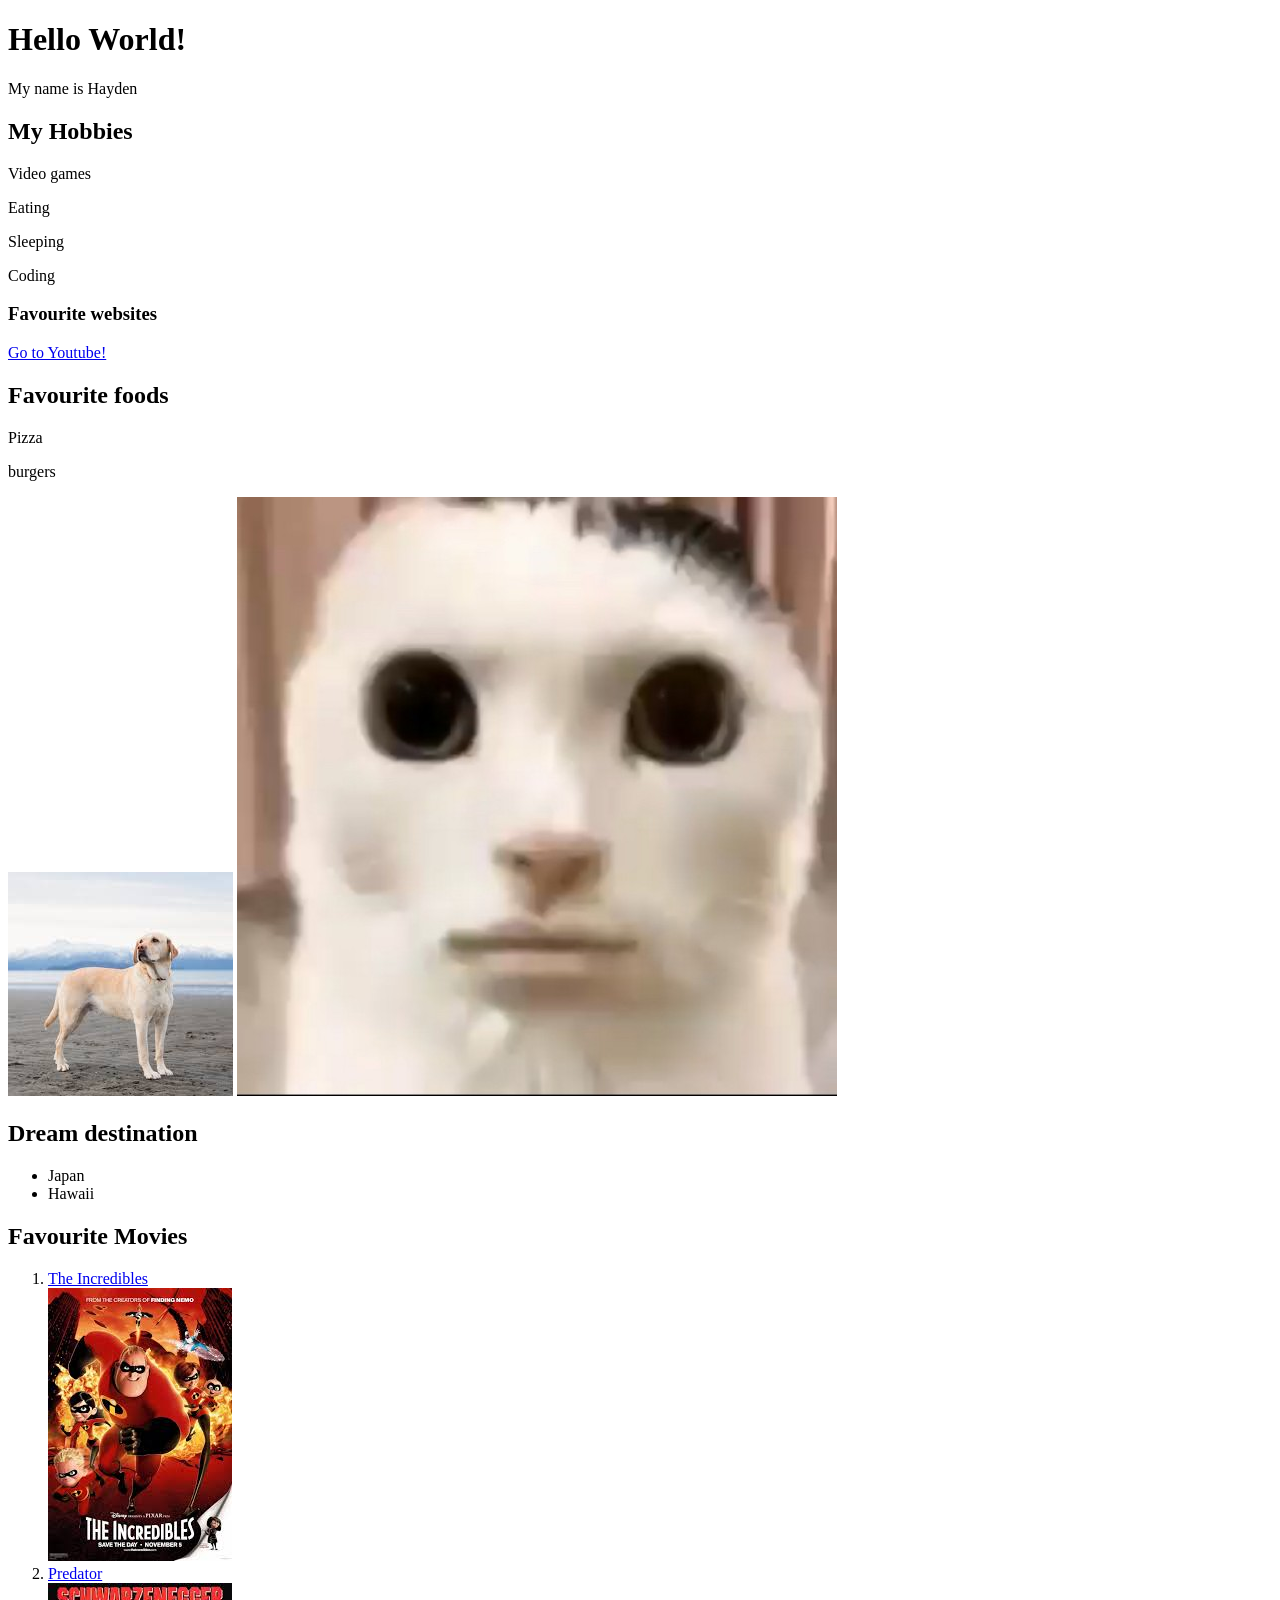
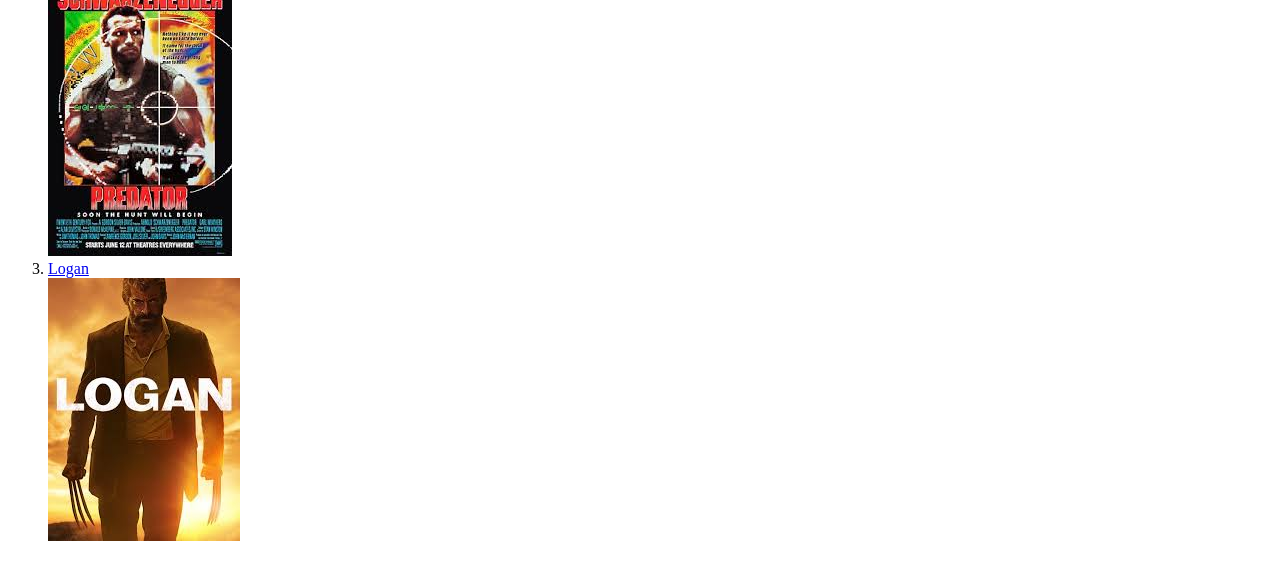
<file: Lesson1/index.html>
<!doctype html>
<html lang="en">
  <head>
    <meta charset="UTF-8" />
    <meta name="viewport" content="width=device-width, initial-scale=1.0" />
    <title>Document</title>
  </head>
  <body>
    <div>
      <h1>Hello World!</h1>
      <p>My name is Hayden</p>
    </div>

    <div>
      <h2>My Hobbies</h2>
      <p>Video games</p>
      <p>Eating</p>
      <p>Sleeping</p>
      <p>Coding</p>
    </div>
    <h3>Favourite websites</h3>
    <a href="https://www.youtube.com">Go to Youtube!</a>

    <div>
      <h2>Favourite foods</h2>
      <p>Pizza</p>
      <p>burgers</p>
    </div>

    <img
      src="[data-uri]"
      alt="Image of dog"
    />

    <img src="./images/Cat.jpg" alt="Image of a cat" />

    <h2>Dream destination</h2>
    <ul>
      <li>Japan</li>
      <li>Hawaii</li>
    </ul>

    <h2>Favourite Movies</h2>
    <ol>
      <li>
        <a href="https://en.wikipedia.org/wiki/The_Incredibles"
          >The Incredibles</a
        >
      </li>
      <img
        src="[data-uri]"
        alt=""
      />
      <li>
        <a href="https://en.wikipedia.org/wiki/Predator_(film)">Predator</a>
      </li>
      <img
        src="[data-uri]"
        alt=""
      />

      <li><a href="https://en.wikipedia.org/wiki/Logan_(film)">Logan</a></li>
      <img
        src="[data-uri]"
        alt=""
      />
    </ol>
  </body>
</html>
</file>
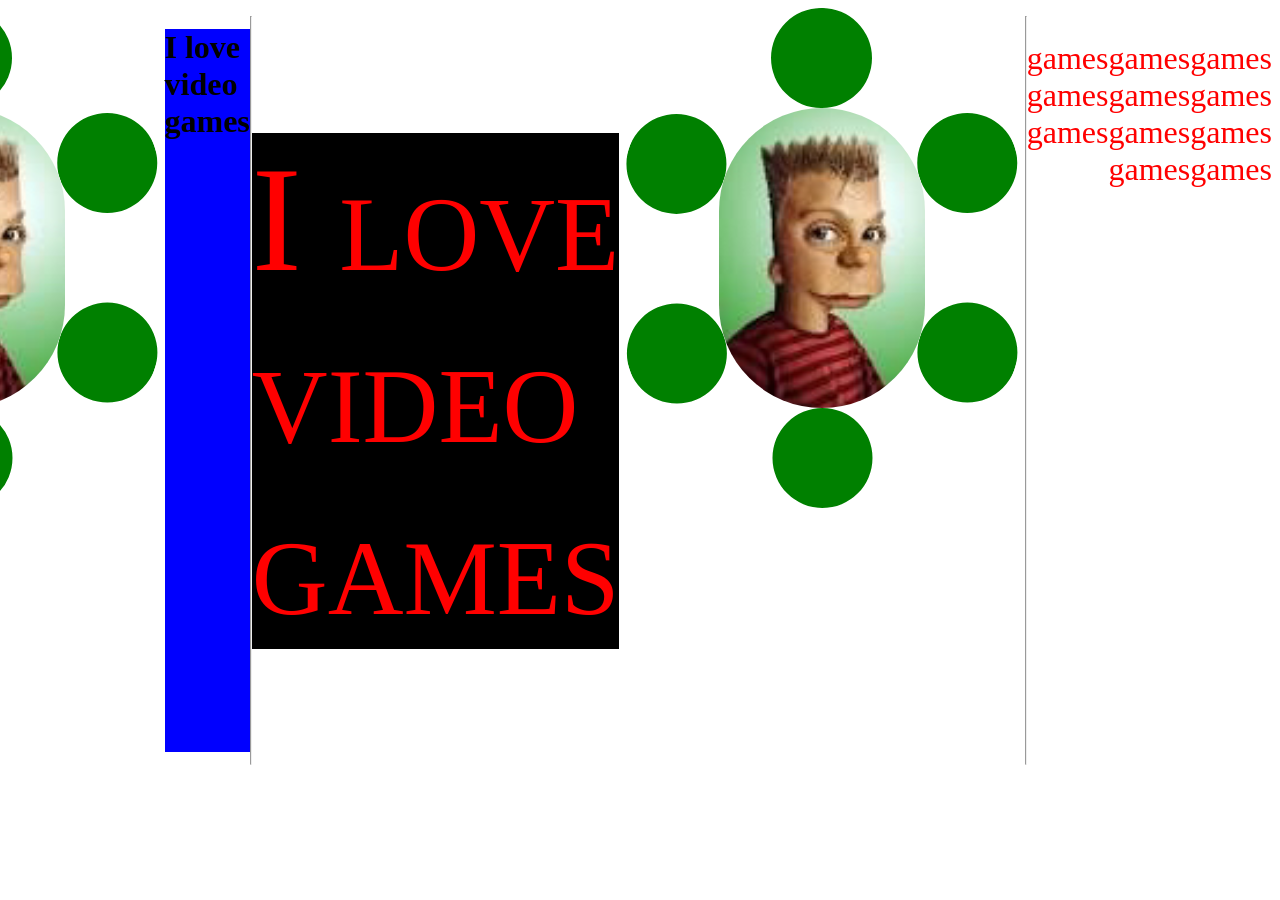
<file: Lesson4/index.html>
<!doctype html>
<html lang="en">
  <head>
    <meta charset="UTF-8" />
    <meta name="viewport" content="width=device-width, initial-scale=1.0" />
    <title>Document</title>
    <style></style>
    <link rel="stylesheet" href="styles.css" />
  </head>
  <body>
    <img src="./images/bart small.jpg" alt="" />
    <h1>I love video games</h1>
    <hr />
    <h2
      style="
        background-color: rgb(0, 0, 0);
        color: red;
        font-size: 30px;
        font-weight: 100;
        font-variant: small-caps;
        zoom: 500%;
      "
    >
      I love video games
    </h2>
    <img src="./images/bart small.jpg" alt="" />
    <hr />
    <p>games games games</p>
    <p>games games games games</p>
    <p>games games games games</p>
  </body>
</html>
</file>
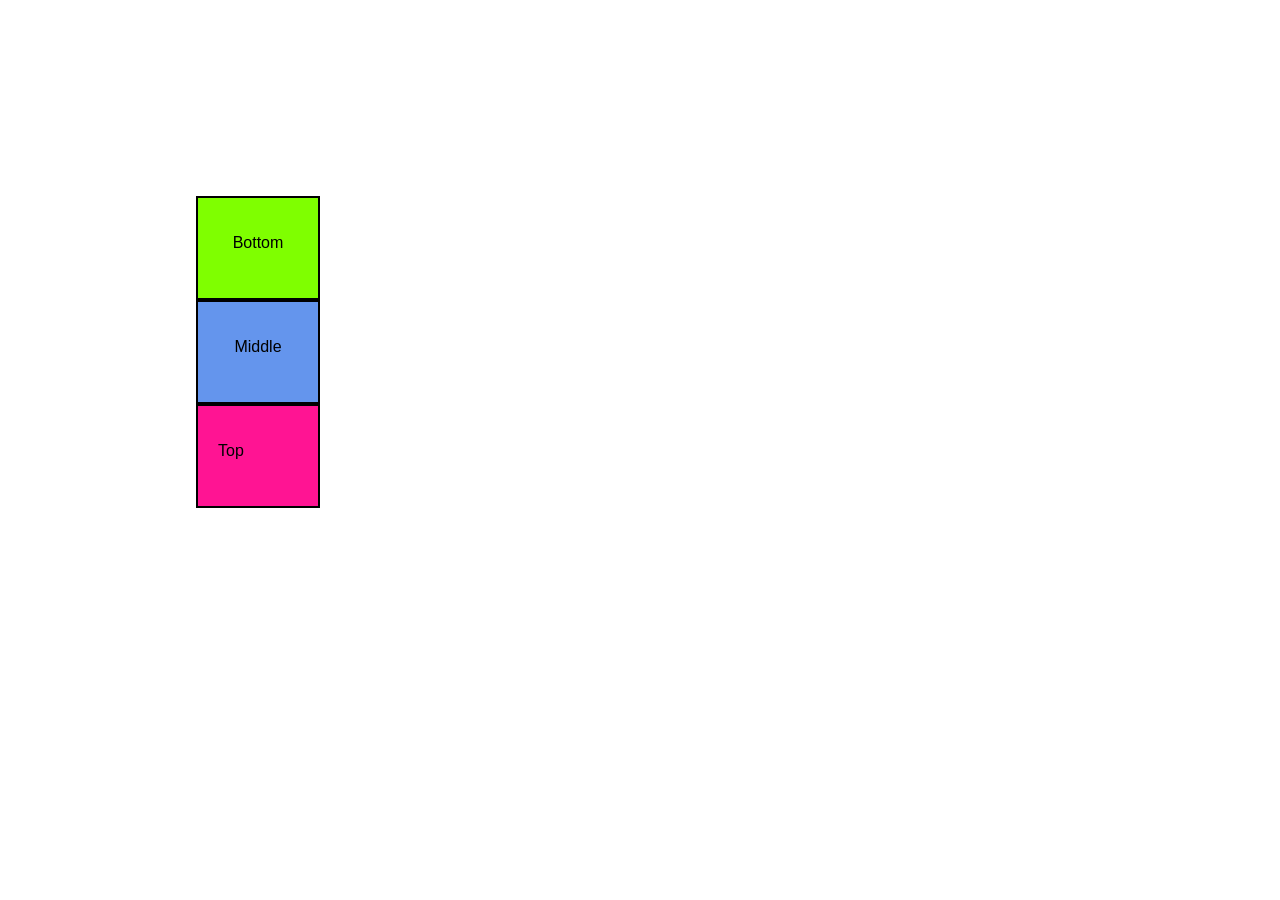
<file: Lesson5(CSS)/index.html>
<!doctype html>
<html lang="en">
  <head>
    <meta charset="UTF-8" />
    <meta name="viewport" content="width=device-width, initial-scale=1.0" />
    <title>Document</title>
    <link rel="stylesheet" href="styles.css" />
  </head>
  <body>
    <div class="top-container"><p>Top</p></div>
    <div class="middle-container"><p>Middle</p></div>
    <div class="bottom-container"><p>Bottom</p></div>
  </body>
</html>
</file>
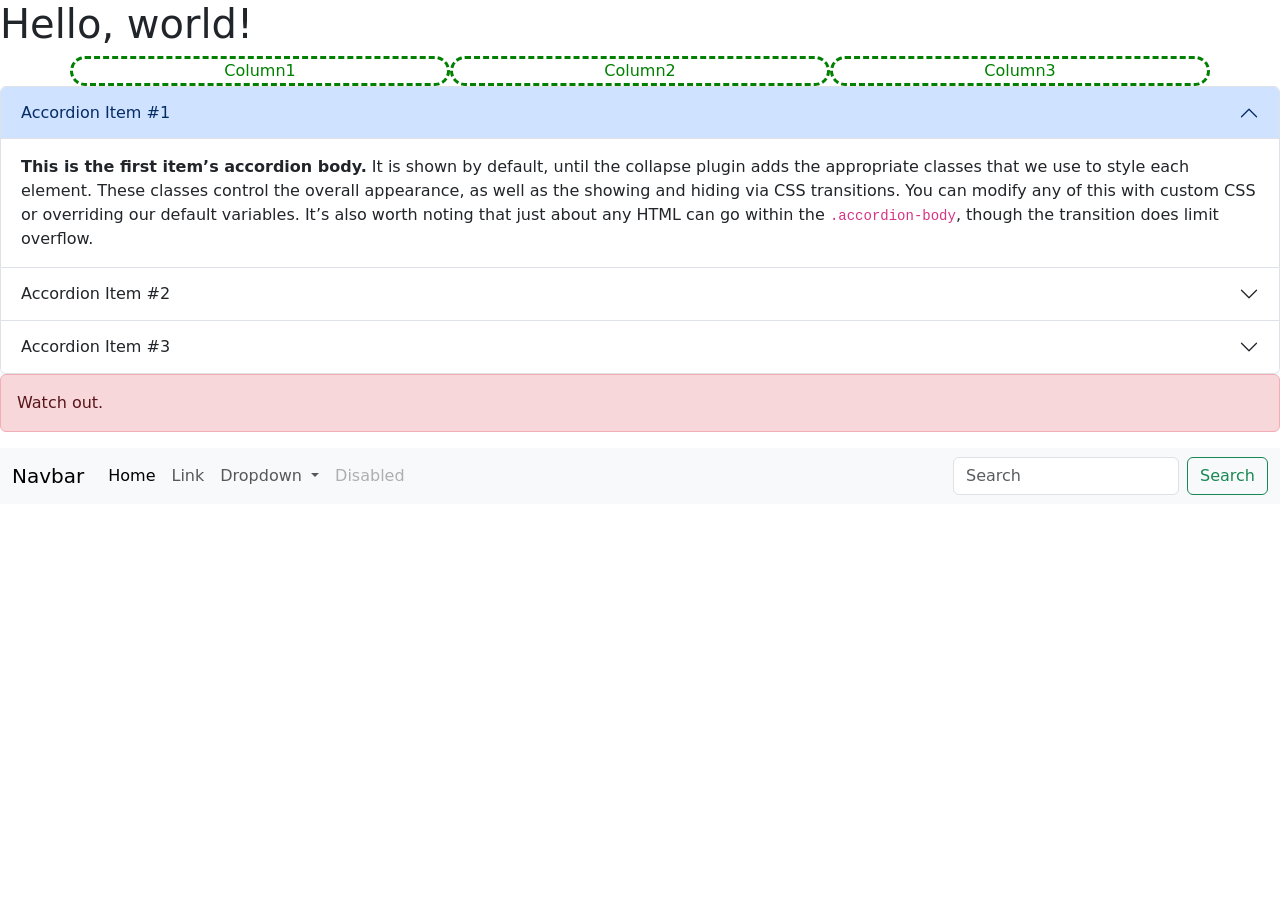
<file: Lesson7(Bootstrap)/index.html>
<!doctype html>
<html lang="en">
  <head>
    <meta charset="utf-8" />
    <meta name="viewport" content="width=device-width, initial-scale=1" />
    <title>Bootstrap demo</title>
    <link
      href="https://cdn.jsdelivr.net/npm/bootstrap@5.3.8/dist/css/bootstrap.min.css"
      rel="stylesheet"
      integrity="sha384-sRIl4kxILFvY47J16cr9ZwB07vP4J8+LH7qKQnuqkuIAvNWLzeN8tE5YBujZqJLB"
      crossorigin="anonymous"
    />
    <link rel="stylesheet" href="styles.css" />
  </head>
  <body>
    <h1>Hello, world!</h1>
    <div class="container text-center">
      <div class="row">
        <div class="col">Column1</div>
        <div class="col">Column2</div>
        <div class="col">Column3</div>
      </div>
    </div>
    <div class="accordion" id="accordionExample">
      <div class="accordion-item">
        <h2 class="accordion-header">
          <button
            class="accordion-button"
            type="button"
            data-bs-toggle="collapse"
            data-bs-target="#collapseOne"
            aria-expanded="true"
            aria-controls="collapseOne"
          >
            Accordion Item #1
          </button>
        </h2>
        <div
          id="collapseOne"
          class="accordion-collapse collapse show"
          data-bs-parent="#accordionExample"
        >
          <div class="accordion-body">
            <strong>This is the first item’s accordion body.</strong> It is
            shown by default, until the collapse plugin adds the appropriate
            classes that we use to style each element. These classes control the
            overall appearance, as well as the showing and hiding via CSS
            transitions. You can modify any of this with custom CSS or
            overriding our default variables. It’s also worth noting that just
            about any HTML can go within the <code>.accordion-body</code>,
            though the transition does limit overflow.
          </div>
        </div>
      </div>
      <div class="accordion-item">
        <h2 class="accordion-header">
          <button
            class="accordion-button collapsed"
            type="button"
            data-bs-toggle="collapse"
            data-bs-target="#collapseTwo"
            aria-expanded="false"
            aria-controls="collapseTwo"
          >
            Accordion Item #2
          </button>
        </h2>
        <div
          id="collapseTwo"
          class="accordion-collapse collapse"
          data-bs-parent="#accordionExample"
        >
          <div class="accordion-body">
            <strong>This is the second item’s accordion body.</strong> It is
            hidden by default, until the collapse plugin adds the appropriate
            classes that we use to style each element. These classes control the
            overall appearance, as well as the showing and hiding via CSS
            transitions. You can modify any of this with custom CSS or
            overriding our default variables. It’s also worth noting that just
            about any HTML can go within the <code>.accordion-body</code>,
            though the transition does limit overflow.
          </div>
        </div>
      </div>
      <div class="accordion-item">
        <h2 class="accordion-header">
          <button
            class="accordion-button collapsed"
            type="button"
            data-bs-toggle="collapse"
            data-bs-target="#collapseThree"
            aria-expanded="false"
            aria-controls="collapseThree"
          >
            Accordion Item #3
          </button>
        </h2>
        <div
          id="collapseThree"
          class="accordion-collapse collapse"
          data-bs-parent="#accordionExample"
        >
          <div class="accordion-body text-bg-danger">
            <strong>This is the third item’s accordion body.</strong> It is
            hidden by default, until the collapse plugin adds the appropriate
            classes that we use to style each element. These classes control the
            overall appearance, as well as the showing and hiding via CSS
            transitions. You can modify any of this with custom CSS or
            overriding our default variables. It’s also worth noting that just
            about any HTML can go within the <code>.accordion-body</code>,
            though the transition does limit overflow.
          </div>
        </div>
      </div>
    </div>
    <div class="alert alert-danger" role="alert">Watch out.</div>

    <script
      src="https://cdn.jsdelivr.net/npm/bootstrap@5.3.8/dist/js/bootstrap.bundle.min.js"
      integrity="sha384-FKyoEForCGlyvwx9Hj09JcYn3nv7wiPVlz7YYwJrWVcXK/BmnVDxM+D2scQbITxI"
      crossorigin="anonymous"
    ></script>
    <nav class="navbar navbar-expand-lg bg-body-tertiary">
      <div class="container-fluid">
        <a class="navbar-brand" href="#">Navbar</a>
        <button
          class="navbar-toggler"
          type="button"
          data-bs-toggle="collapse"
          data-bs-target="#navbarSupportedContent"
          aria-controls="navbarSupportedContent"
          aria-expanded="false"
          aria-label="Toggle navigation"
        >
          <span class="navbar-toggler-icon"></span>
        </button>
        <div class="collapse navbar-collapse" id="navbarSupportedContent">
          <ul class="navbar-nav me-auto mb-2 mb-lg-0">
            <li class="nav-item">
              <a class="nav-link active" aria-current="page" href="#">Home</a>
            </li>
            <li class="nav-item">
              <a class="nav-link" href="#">Link</a>
            </li>
            <li class="nav-item dropdown">
              <a
                class="nav-link dropdown-toggle"
                href="#"
                role="button"
                data-bs-toggle="dropdown"
                aria-expanded="false"
              >
                Dropdown
              </a>
              <ul class="dropdown-menu">
                <li><a class="dropdown-item" href="#">Action</a></li>
                <li><a class="dropdown-item" href="#">Another action</a></li>
                <li><hr class="dropdown-divider" /></li>
                <li>
                  <a class="dropdown-item" href="#">Something else here</a>
                </li>
              </ul>
            </li>
            <li class="nav-item">
              <a class="nav-link disabled" aria-disabled="true">Disabled</a>
            </li>
          </ul>
          <form class="d-flex" role="search">
            <input
              class="form-control me-2"
              type="search"
              placeholder="Search"
              aria-label="Search"
            />
            <button class="btn btn-outline-success" type="submit">
              Search
            </button>
          </form>
        </div>
      </div>
    </nav>
  </body>
</html>
</file>
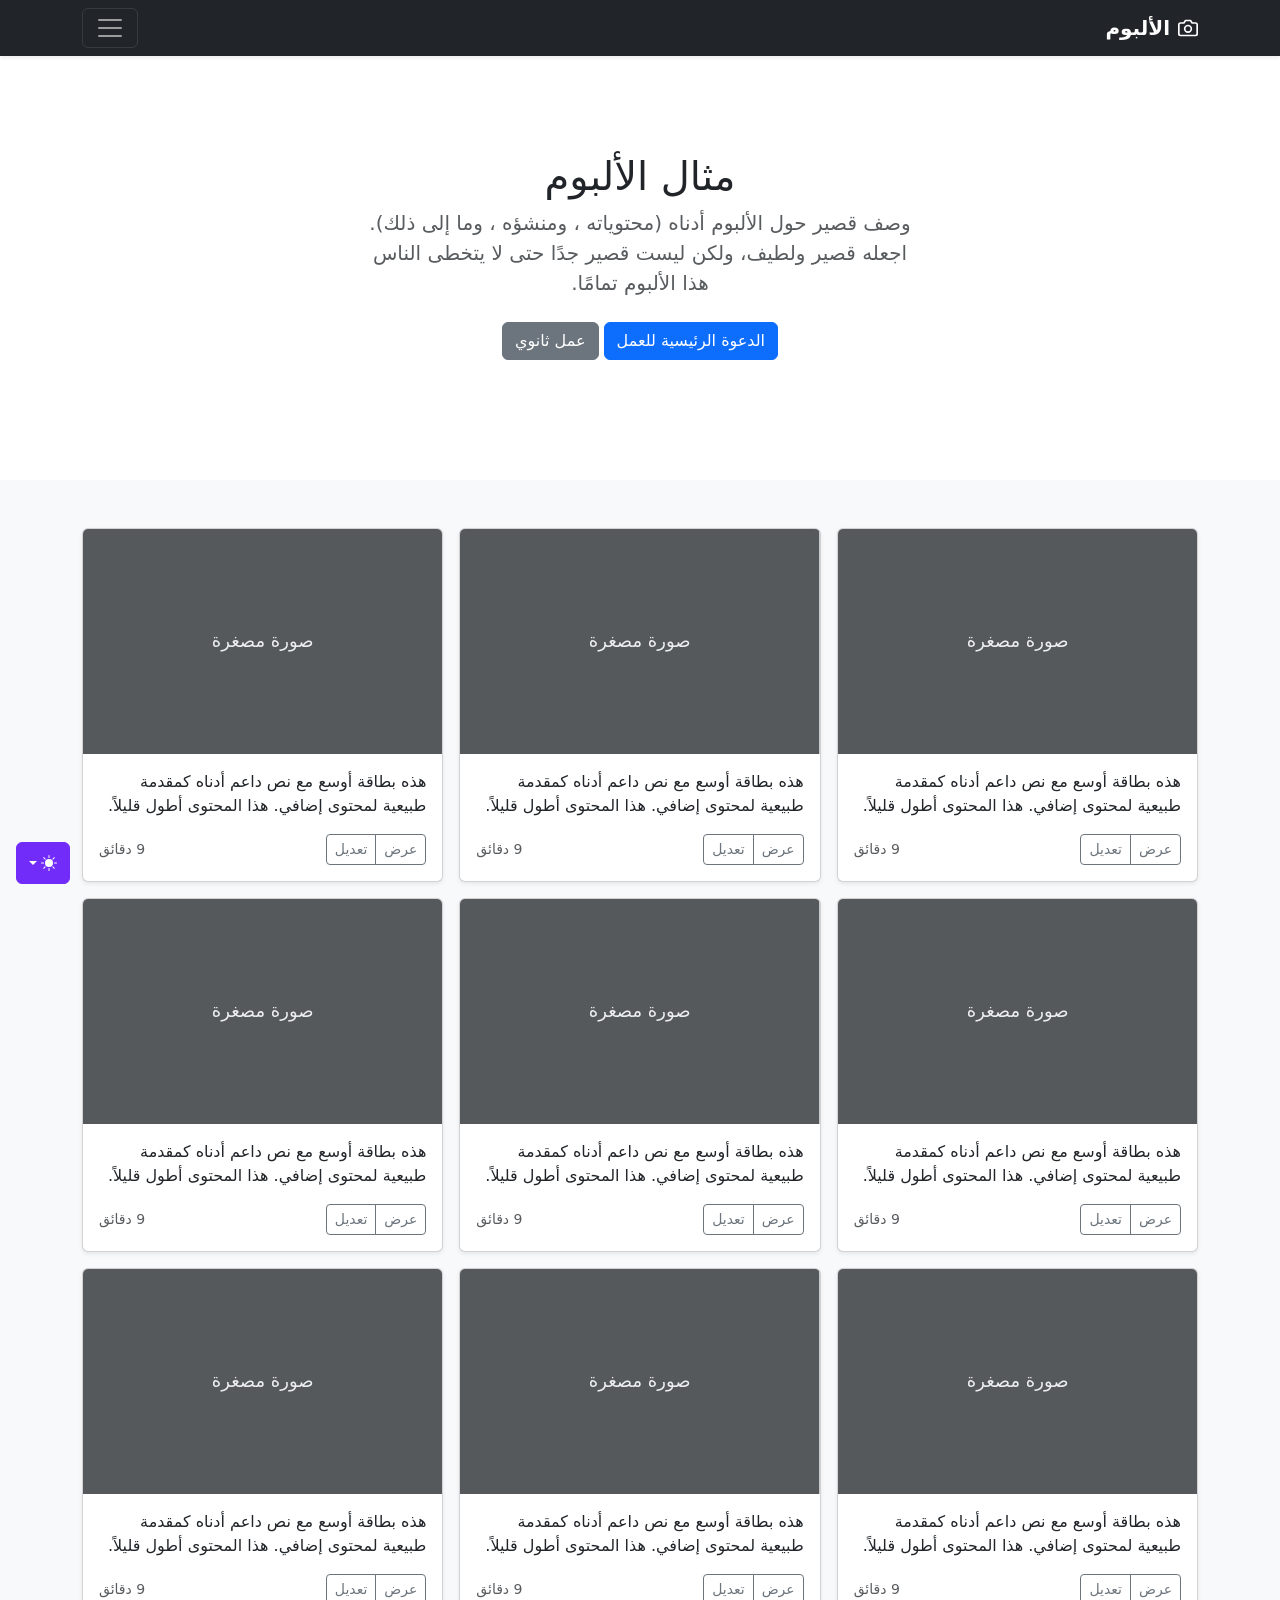
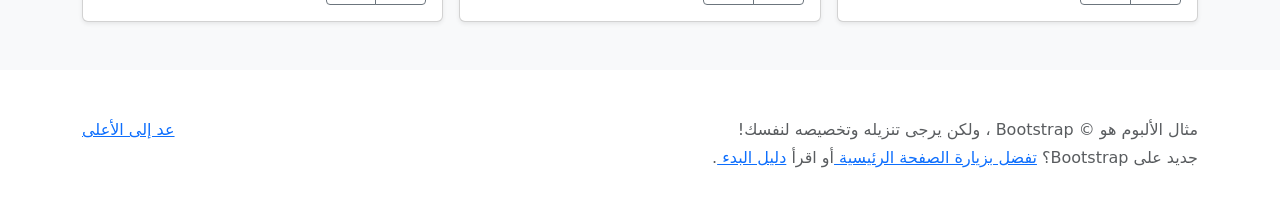
<file: Lesson8(Apple website)/ADMIN/album-rtl/index.html>
<!doctype html>
<html lang="ar" dir="rtl" data-bs-theme="auto">
  <head>
    <meta charset="utf-8" />
    <meta name="viewport" content="width=device-width, initial-scale=1" />
    <meta name="description" content="" />
    <meta
      name="author"
      content="Mark Otto, Jacob Thornton, and Bootstrap contributors"
    />
    <meta name="generator" content="Astro v5.13.2" />
    <title>مثال الألبوم · Bootstrap v5.3</title>
    <link
      rel="canonical"
      href="https://getbootstrap.com/docs/5.3/examples/album-rtl/"
    />
    <script src="../assets/js/color-modes.js"></script>
    <link href="../assets/dist/css/bootstrap.rtl.min.css" rel="stylesheet" />
    <meta name="theme-color" content="#712cf9" />
    <style>
      .bd-placeholder-img {
        font-size: 1.125rem;
        text-anchor: middle;
        -webkit-user-select: none;
        -moz-user-select: none;
        user-select: none;
      }
      @media (min-width: 768px) {
        .bd-placeholder-img-lg {
          font-size: 3.5rem;
        }
      }
      .b-example-divider {
        width: 100%;
        height: 3rem;
        background-color: #0000001a;
        border: solid rgba(0, 0, 0, 0.15);
        border-width: 1px 0;
        box-shadow:
          inset 0 0.5em 1.5em #0000001a,
          inset 0 0.125em 0.5em #00000026;
      }
      .b-example-vr {
        flex-shrink: 0;
        width: 1.5rem;
        height: 100vh;
      }
      .bi {
        vertical-align: -0.125em;
        fill: currentColor;
      }
      .nav-scroller {
        position: relative;
        z-index: 2;
        height: 2.75rem;
        overflow-y: hidden;
      }
      .nav-scroller .nav {
        display: flex;
        flex-wrap: nowrap;
        padding-bottom: 1rem;
        margin-top: -1px;
        overflow-x: auto;
        text-align: center;
        white-space: nowrap;
        -webkit-overflow-scrolling: touch;
      }
      .btn-bd-primary {
        --bd-violet-bg: #712cf9;
        --bd-violet-rgb: 112.520718, 44.062154, 249.437846;
        --bs-btn-font-weight: 600;
        --bs-btn-color: var(--bs-white);
        --bs-btn-bg: var(--bd-violet-bg);
        --bs-btn-border-color: var(--bd-violet-bg);
        --bs-btn-hover-color: var(--bs-white);
        --bs-btn-hover-bg: #6528e0;
        --bs-btn-hover-border-color: #6528e0;
        --bs-btn-focus-shadow-rgb: var(--bd-violet-rgb);
        --bs-btn-active-color: var(--bs-btn-hover-color);
        --bs-btn-active-bg: #5a23c8;
        --bs-btn-active-border-color: #5a23c8;
      }
      .bd-mode-toggle {
        z-index: 1500;
      }
      .bd-mode-toggle .bi {
        width: 1em;
        height: 1em;
      }
      .bd-mode-toggle .dropdown-menu .active .bi {
        display: block !important;
      }
    </style>
  </head>
  <body>
    <svg xmlns="http://www.w3.org/2000/svg" class="d-none">
      <symbol id="check2" viewBox="0 0 16 16">
        <path
          d="M13.854 3.646a.5.5 0 0 1 0 .708l-7 7a.5.5 0 0 1-.708 0l-3.5-3.5a.5.5 0 1 1 .708-.708L6.5 10.293l6.646-6.647a.5.5 0 0 1 .708 0z"
        ></path>
      </symbol>
      <symbol id="circle-half" viewBox="0 0 16 16">
        <path
          d="M8 15A7 7 0 1 0 8 1v14zm0 1A8 8 0 1 1 8 0a8 8 0 0 1 0 16z"
        ></path>
      </symbol>
      <symbol id="moon-stars-fill" viewBox="0 0 16 16">
        <path
          d="M6 .278a.768.768 0 0 1 .08.858 7.208 7.208 0 0 0-.878 3.46c0 4.021 3.278 7.277 7.318 7.277.527 0 1.04-.055 1.533-.16a.787.787 0 0 1 .81.316.733.733 0 0 1-.031.893A8.349 8.349 0 0 1 8.344 16C3.734 16 0 12.286 0 7.71 0 4.266 2.114 1.312 5.124.06A.752.752 0 0 1 6 .278z"
        ></path>
        <path
          d="M10.794 3.148a.217.217 0 0 1 .412 0l.387 1.162c.173.518.579.924 1.097 1.097l1.162.387a.217.217 0 0 1 0 .412l-1.162.387a1.734 1.734 0 0 0-1.097 1.097l-.387 1.162a.217.217 0 0 1-.412 0l-.387-1.162A1.734 1.734 0 0 0 9.31 6.593l-1.162-.387a.217.217 0 0 1 0-.412l1.162-.387a1.734 1.734 0 0 0 1.097-1.097l.387-1.162zM13.863.099a.145.145 0 0 1 .274 0l.258.774c.115.346.386.617.732.732l.774.258a.145.145 0 0 1 0 .274l-.774.258a1.156 1.156 0 0 0-.732.732l-.258.774a.145.145 0 0 1-.274 0l-.258-.774a1.156 1.156 0 0 0-.732-.732l-.774-.258a.145.145 0 0 1 0-.274l.774-.258c.346-.115.617-.386.732-.732L13.863.1z"
        ></path>
      </symbol>
      <symbol id="sun-fill" viewBox="0 0 16 16">
        <path
          d="M8 12a4 4 0 1 0 0-8 4 4 0 0 0 0 8zM8 0a.5.5 0 0 1 .5.5v2a.5.5 0 0 1-1 0v-2A.5.5 0 0 1 8 0zm0 13a.5.5 0 0 1 .5.5v2a.5.5 0 0 1-1 0v-2A.5.5 0 0 1 8 13zm8-5a.5.5 0 0 1-.5.5h-2a.5.5 0 0 1 0-1h2a.5.5 0 0 1 .5.5zM3 8a.5.5 0 0 1-.5.5h-2a.5.5 0 0 1 0-1h2A.5.5 0 0 1 3 8zm10.657-5.657a.5.5 0 0 1 0 .707l-1.414 1.415a.5.5 0 1 1-.707-.708l1.414-1.414a.5.5 0 0 1 .707 0zm-9.193 9.193a.5.5 0 0 1 0 .707L3.05 13.657a.5.5 0 0 1-.707-.707l1.414-1.414a.5.5 0 0 1 .707 0zm9.193 2.121a.5.5 0 0 1-.707 0l-1.414-1.414a.5.5 0 0 1 .707-.707l1.414 1.414a.5.5 0 0 1 0 .707zM4.464 4.465a.5.5 0 0 1-.707 0L2.343 3.05a.5.5 0 1 1 .707-.707l1.414 1.414a.5.5 0 0 1 0 .708z"
        ></path>
      </symbol>
    </svg>
    <div
      class="dropdown position-fixed bottom-0 end-0 mb-3 me-3 bd-mode-toggle"
    >
      <button
        class="btn btn-bd-primary py-2 dropdown-toggle d-flex align-items-center"
        id="bd-theme"
        type="button"
        aria-expanded="false"
        data-bs-toggle="dropdown"
        aria-label="Toggle theme (auto)"
      >
        <svg class="bi my-1 theme-icon-active" aria-hidden="true">
          <use href="#circle-half"></use>
        </svg>
        <span class="visually-hidden" id="bd-theme-text">Toggle theme</span>
      </button>
      <ul
        class="dropdown-menu dropdown-menu-end shadow"
        aria-labelledby="bd-theme-text"
      >
        <li>
          <button
            type="button"
            class="dropdown-item d-flex align-items-center"
            data-bs-theme-value="light"
            aria-pressed="false"
          >
            <svg class="bi me-2 opacity-50" aria-hidden="true">
              <use href="#sun-fill"></use>
            </svg>
            Light
            <svg class="bi ms-auto d-none" aria-hidden="true">
              <use href="#check2"></use>
            </svg>
          </button>
        </li>
        <li>
          <button
            type="button"
            class="dropdown-item d-flex align-items-center"
            data-bs-theme-value="dark"
            aria-pressed="false"
          >
            <svg class="bi me-2 opacity-50" aria-hidden="true">
              <use href="#moon-stars-fill"></use>
            </svg>
            Dark
            <svg class="bi ms-auto d-none" aria-hidden="true">
              <use href="#check2"></use>
            </svg>
          </button>
        </li>
        <li>
          <button
            type="button"
            class="dropdown-item d-flex align-items-center active"
            data-bs-theme-value="auto"
            aria-pressed="true"
          >
            <svg class="bi me-2 opacity-50" aria-hidden="true">
              <use href="#circle-half"></use>
            </svg>
            Auto
            <svg class="bi ms-auto d-none" aria-hidden="true">
              <use href="#check2"></use>
            </svg>
          </button>
        </li>
      </ul>
    </div>
    <header data-bs-theme="dark">
      <div class="collapse text-bg-dark" id="navbarHeader">
        <div class="container">
          <div class="row">
            <div class="col-sm-8 col-md-7 py-4">
              <h4>حول</h4>
              <p class="text-body-secondary">
                أضف بعض المعلومات حول الألبوم، المؤلف، أو أي سياق خلفية آخر.
                اجعلها بضع جمل حتى يتمكن الزوار من التقاط بعض التلميحات المفيدة.
                ثم اربطها ببعض مواقع التواصل الاجتماعي أو معلومات الاتصال.
              </p>
            </div>
            <div class="col-sm-4 offset-md-1 py-4">
              <h4>تواصل معي</h4>
              <ul class="list-unstyled">
                <li><a href="#" class="text-white">تابعني على تويتر</a></li>
                <li>
                  <a href="#" class="text-white">شاركني الإعجاب في فيسبوك</a>
                </li>
                <li>
                  <a href="#" class="text-white"
                    >راسلني على البريد الإلكتروني</a
                  >
                </li>
              </ul>
            </div>
          </div>
        </div>
      </div>
      <div class="navbar navbar-dark bg-dark shadow-sm">
        <div class="container">
          <a href="#" class="navbar-brand d-flex align-items-center">
            <svg
              xmlns="http://www.w3.org/2000/svg"
              width="20"
              height="20"
              fill="none"
              stroke="currentColor"
              stroke-linecap="round"
              stroke-linejoin="round"
              stroke-width="2"
              aria-hidden="true"
              class="me-2"
              viewBox="0 0 24 24"
            >
              <path
                d="M23 19a2 2 0 0 1-2 2H3a2 2 0 0 1-2-2V8a2 2 0 0 1 2-2h4l2-3h6l2 3h4a2 2 0 0 1 2 2z"
              ></path>
              <circle cx="12" cy="13" r="4"></circle>
            </svg>
            <strong>الألبوم</strong>
          </a>
          <button
            class="navbar-toggler"
            type="button"
            data-bs-toggle="collapse"
            data-bs-target="#navbarHeader"
            aria-controls="navbarHeader"
            aria-expanded="false"
            aria-label="تبديل التنقل"
          >
            <span class="navbar-toggler-icon"></span>
          </button>
        </div>
      </div>
    </header>
    <main>
      <section class="py-5 text-center container">
        <div class="row py-lg-5">
          <div class="col-lg-6 col-md-8 mx-auto">
            <h1 class="fw-light">مثال الألبوم</h1>
            <p class="lead text-body-secondary">
              وصف قصير حول الألبوم أدناه (محتوياته ، ومنشؤه ، وما إلى ذلك).
              اجعله قصير ولطيف، ولكن ليست قصير جدًا حتى لا يتخطى الناس هذا
              الألبوم تمامًا.
            </p>
            <p>
              <a href="#" class="btn btn-primary my-2">الدعوة الرئيسية للعمل</a>
              <a href="#" class="btn btn-secondary my-2">عمل ثانوي</a>
            </p>
          </div>
        </div>
      </section>
      <div class="album py-5 bg-body-tertiary">
        <div class="container">
          <div class="row row-cols-1 row-cols-sm-2 row-cols-md-3 g-3">
            <div class="col">
              <div class="card shadow-sm">
                <svg
                  aria-label="Placeholder: صورة مصغرة"
                  class="bd-placeholder-img card-img-top"
                  height="225"
                  preserveAspectRatio="xMidYMid slice"
                  role="img"
                  width="100%"
                  xmlns="http://www.w3.org/2000/svg"
                >
                  <title>Placeholder</title>
                  <rect width="100%" height="100%" fill="#55595c"></rect>
                  <text x="50%" y="50%" fill="#eceeef" dy=".3em">
                    صورة مصغرة
                  </text>
                </svg>
                <div class="card-body">
                  <p class="card-text">
                    هذه بطاقة أوسع مع نص داعم أدناه كمقدمة طبيعية لمحتوى إضافي.
                    هذا المحتوى أطول قليلاً.
                  </p>
                  <div
                    class="d-flex justify-content-between align-items-center"
                  >
                    <div class="btn-group">
                      <button
                        type="button"
                        class="btn btn-sm btn-outline-secondary"
                      >
                        عرض
                      </button>
                      <button
                        type="button"
                        class="btn btn-sm btn-outline-secondary"
                      >
                        تعديل
                      </button>
                    </div>
                    <small class="text-body-secondary">9 دقائق</small>
                  </div>
                </div>
              </div>
            </div>
            <div class="col">
              <div class="card shadow-sm">
                <svg
                  aria-label="Placeholder: صورة مصغرة"
                  class="bd-placeholder-img card-img-top"
                  height="225"
                  preserveAspectRatio="xMidYMid slice"
                  role="img"
                  width="100%"
                  xmlns="http://www.w3.org/2000/svg"
                >
                  <title>Placeholder</title>
                  <rect width="100%" height="100%" fill="#55595c"></rect>
                  <text x="50%" y="50%" fill="#eceeef" dy=".3em">
                    صورة مصغرة
                  </text>
                </svg>
                <div class="card-body">
                  <p class="card-text">
                    هذه بطاقة أوسع مع نص داعم أدناه كمقدمة طبيعية لمحتوى إضافي.
                    هذا المحتوى أطول قليلاً.
                  </p>
                  <div
                    class="d-flex justify-content-between align-items-center"
                  >
                    <div class="btn-group">
                      <button
                        type="button"
                        class="btn btn-sm btn-outline-secondary"
                      >
                        عرض
                      </button>
                      <button
                        type="button"
                        class="btn btn-sm btn-outline-secondary"
                      >
                        تعديل
                      </button>
                    </div>
                    <small class="text-body-secondary">9 دقائق</small>
                  </div>
                </div>
              </div>
            </div>
            <div class="col">
              <div class="card shadow-sm">
                <svg
                  aria-label="Placeholder: صورة مصغرة"
                  class="bd-placeholder-img card-img-top"
                  height="225"
                  preserveAspectRatio="xMidYMid slice"
                  role="img"
                  width="100%"
                  xmlns="http://www.w3.org/2000/svg"
                >
                  <title>Placeholder</title>
                  <rect width="100%" height="100%" fill="#55595c"></rect>
                  <text x="50%" y="50%" fill="#eceeef" dy=".3em">
                    صورة مصغرة
                  </text>
                </svg>
                <div class="card-body">
                  <p class="card-text">
                    هذه بطاقة أوسع مع نص داعم أدناه كمقدمة طبيعية لمحتوى إضافي.
                    هذا المحتوى أطول قليلاً.
                  </p>
                  <div
                    class="d-flex justify-content-between align-items-center"
                  >
                    <div class="btn-group">
                      <button
                        type="button"
                        class="btn btn-sm btn-outline-secondary"
                      >
                        عرض
                      </button>
                      <button
                        type="button"
                        class="btn btn-sm btn-outline-secondary"
                      >
                        تعديل
                      </button>
                    </div>
                    <small class="text-body-secondary">9 دقائق</small>
                  </div>
                </div>
              </div>
            </div>
            <div class="col">
              <div class="card shadow-sm">
                <svg
                  aria-label="Placeholder: صورة مصغرة"
                  class="bd-placeholder-img card-img-top"
                  height="225"
                  preserveAspectRatio="xMidYMid slice"
                  role="img"
                  width="100%"
                  xmlns="http://www.w3.org/2000/svg"
                >
                  <title>Placeholder</title>
                  <rect width="100%" height="100%" fill="#55595c"></rect>
                  <text x="50%" y="50%" fill="#eceeef" dy=".3em">
                    صورة مصغرة
                  </text>
                </svg>
                <div class="card-body">
                  <p class="card-text">
                    هذه بطاقة أوسع مع نص داعم أدناه كمقدمة طبيعية لمحتوى إضافي.
                    هذا المحتوى أطول قليلاً.
                  </p>
                  <div
                    class="d-flex justify-content-between align-items-center"
                  >
                    <div class="btn-group">
                      <button
                        type="button"
                        class="btn btn-sm btn-outline-secondary"
                      >
                        عرض
                      </button>
                      <button
                        type="button"
                        class="btn btn-sm btn-outline-secondary"
                      >
                        تعديل
                      </button>
                    </div>
                    <small class="text-body-secondary">9 دقائق</small>
                  </div>
                </div>
              </div>
            </div>
            <div class="col">
              <div class="card shadow-sm">
                <svg
                  aria-label="Placeholder: صورة مصغرة"
                  class="bd-placeholder-img card-img-top"
                  height="225"
                  preserveAspectRatio="xMidYMid slice"
                  role="img"
                  width="100%"
                  xmlns="http://www.w3.org/2000/svg"
                >
                  <title>Placeholder</title>
                  <rect width="100%" height="100%" fill="#55595c"></rect>
                  <text x="50%" y="50%" fill="#eceeef" dy=".3em">
                    صورة مصغرة
                  </text>
                </svg>
                <div class="card-body">
                  <p class="card-text">
                    هذه بطاقة أوسع مع نص داعم أدناه كمقدمة طبيعية لمحتوى إضافي.
                    هذا المحتوى أطول قليلاً.
                  </p>
                  <div
                    class="d-flex justify-content-between align-items-center"
                  >
                    <div class="btn-group">
                      <button
                        type="button"
                        class="btn btn-sm btn-outline-secondary"
                      >
                        عرض
                      </button>
                      <button
                        type="button"
                        class="btn btn-sm btn-outline-secondary"
                      >
                        تعديل
                      </button>
                    </div>
                    <small class="text-body-secondary">9 دقائق</small>
                  </div>
                </div>
              </div>
            </div>
            <div class="col">
              <div class="card shadow-sm">
                <svg
                  aria-label="Placeholder: صورة مصغرة"
                  class="bd-placeholder-img card-img-top"
                  height="225"
                  preserveAspectRatio="xMidYMid slice"
                  role="img"
                  width="100%"
                  xmlns="http://www.w3.org/2000/svg"
                >
                  <title>Placeholder</title>
                  <rect width="100%" height="100%" fill="#55595c"></rect>
                  <text x="50%" y="50%" fill="#eceeef" dy=".3em">
                    صورة مصغرة
                  </text>
                </svg>
                <div class="card-body">
                  <p class="card-text">
                    هذه بطاقة أوسع مع نص داعم أدناه كمقدمة طبيعية لمحتوى إضافي.
                    هذا المحتوى أطول قليلاً.
                  </p>
                  <div
                    class="d-flex justify-content-between align-items-center"
                  >
                    <div class="btn-group">
                      <button
                        type="button"
                        class="btn btn-sm btn-outline-secondary"
                      >
                        عرض
                      </button>
                      <button
                        type="button"
                        class="btn btn-sm btn-outline-secondary"
                      >
                        تعديل
                      </button>
                    </div>
                    <small class="text-body-secondary">9 دقائق</small>
                  </div>
                </div>
              </div>
            </div>
            <div class="col">
              <div class="card shadow-sm">
                <svg
                  aria-label="Placeholder: صورة مصغرة"
                  class="bd-placeholder-img card-img-top"
                  height="225"
                  preserveAspectRatio="xMidYMid slice"
                  role="img"
                  width="100%"
                  xmlns="http://www.w3.org/2000/svg"
                >
                  <title>Placeholder</title>
                  <rect width="100%" height="100%" fill="#55595c"></rect>
                  <text x="50%" y="50%" fill="#eceeef" dy=".3em">
                    صورة مصغرة
                  </text>
                </svg>
                <div class="card-body">
                  <p class="card-text">
                    هذه بطاقة أوسع مع نص داعم أدناه كمقدمة طبيعية لمحتوى إضافي.
                    هذا المحتوى أطول قليلاً.
                  </p>
                  <div
                    class="d-flex justify-content-between align-items-center"
                  >
                    <div class="btn-group">
                      <button
                        type="button"
                        class="btn btn-sm btn-outline-secondary"
                      >
                        عرض
                      </button>
                      <button
                        type="button"
                        class="btn btn-sm btn-outline-secondary"
                      >
                        تعديل
                      </button>
                    </div>
                    <small class="text-body-secondary">9 دقائق</small>
                  </div>
                </div>
              </div>
            </div>
            <div class="col">
              <div class="card shadow-sm">
                <svg
                  aria-label="Placeholder: صورة مصغرة"
                  class="bd-placeholder-img card-img-top"
                  height="225"
                  preserveAspectRatio="xMidYMid slice"
                  role="img"
                  width="100%"
                  xmlns="http://www.w3.org/2000/svg"
                >
                  <title>Placeholder</title>
                  <rect width="100%" height="100%" fill="#55595c"></rect>
                  <text x="50%" y="50%" fill="#eceeef" dy=".3em">
                    صورة مصغرة
                  </text>
                </svg>
                <div class="card-body">
                  <p class="card-text">
                    هذه بطاقة أوسع مع نص داعم أدناه كمقدمة طبيعية لمحتوى إضافي.
                    هذا المحتوى أطول قليلاً.
                  </p>
                  <div
                    class="d-flex justify-content-between align-items-center"
                  >
                    <div class="btn-group">
                      <button
                        type="button"
                        class="btn btn-sm btn-outline-secondary"
                      >
                        عرض
                      </button>
                      <button
                        type="button"
                        class="btn btn-sm btn-outline-secondary"
                      >
                        تعديل
                      </button>
                    </div>
                    <small class="text-body-secondary">9 دقائق</small>
                  </div>
                </div>
              </div>
            </div>
            <div class="col">
              <div class="card shadow-sm">
                <svg
                  aria-label="Placeholder: صورة مصغرة"
                  class="bd-placeholder-img card-img-top"
                  height="225"
                  preserveAspectRatio="xMidYMid slice"
                  role="img"
                  width="100%"
                  xmlns="http://www.w3.org/2000/svg"
                >
                  <title>Placeholder</title>
                  <rect width="100%" height="100%" fill="#55595c"></rect>
                  <text x="50%" y="50%" fill="#eceeef" dy=".3em">
                    صورة مصغرة
                  </text>
                </svg>
                <div class="card-body">
                  <p class="card-text">
                    هذه بطاقة أوسع مع نص داعم أدناه كمقدمة طبيعية لمحتوى إضافي.
                    هذا المحتوى أطول قليلاً.
                  </p>
                  <div
                    class="d-flex justify-content-between align-items-center"
                  >
                    <div class="btn-group">
                      <button
                        type="button"
                        class="btn btn-sm btn-outline-secondary"
                      >
                        عرض
                      </button>
                      <button
                        type="button"
                        class="btn btn-sm btn-outline-secondary"
                      >
                        تعديل
                      </button>
                    </div>
                    <small class="text-body-secondary">9 دقائق</small>
                  </div>
                </div>
              </div>
            </div>
          </div>
        </div>
      </div>
    </main>
    <footer class="text-body-secondary py-5">
      <div class="container">
        <p class="float-end mb-1"><a href="#">عد إلى الأعلى</a></p>
        <p class="mb-1">
          مثال الألبوم هو © Bootstrap ، ولكن يرجى تنزيله وتخصيصه لنفسك!
        </p>
        <p class="mb-0">
          جديد على Bootstrap؟ <a href="/"> تفضل بزيارة الصفحة الرئيسية </a> أو
          اقرأ <a href="../getting-started/introduction"> دليل البدء </a>.
        </p>
      </div>
    </footer>
    <script
      src="../assets/dist/js/bootstrap.bundle.min.js"
      class="astro-vvvwv3sm"
    ></script>
  </body>
</html>
</file>
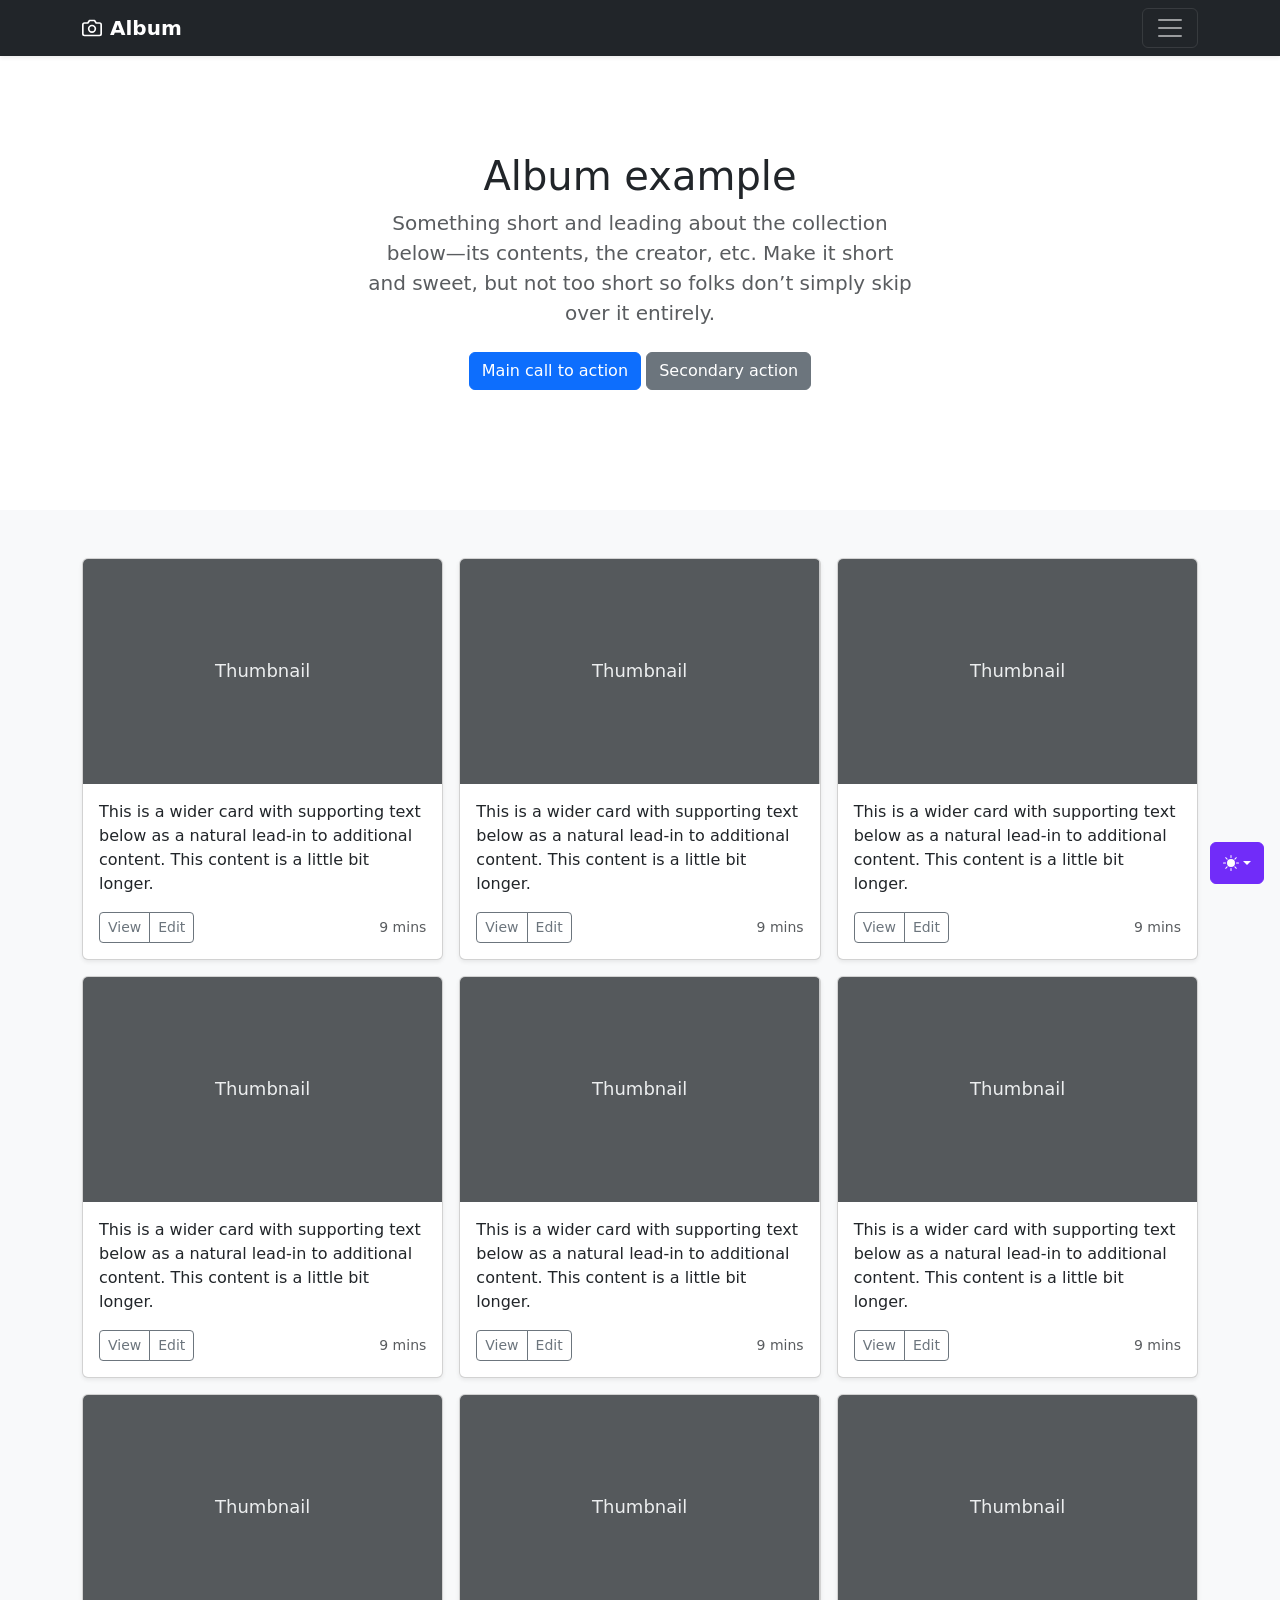
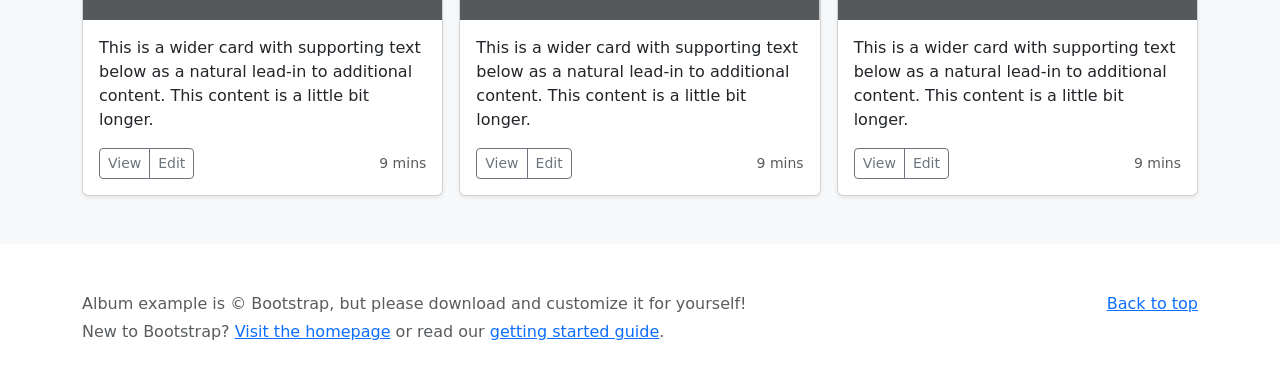
<file: Lesson8(Apple website)/ADMIN/album/index.html>
<!doctype html>
<html lang="en" data-bs-theme="auto">
  <head>
    <meta charset="utf-8" />
    <meta name="viewport" content="width=device-width, initial-scale=1" />
    <meta name="description" content="" />
    <meta
      name="author"
      content="Mark Otto, Jacob Thornton, and Bootstrap contributors"
    />
    <meta name="generator" content="Astro v5.13.2" />
    <title>Album example · Bootstrap v5.3</title>
    <link
      rel="canonical"
      href="https://getbootstrap.com/docs/5.3/examples/album/"
    />
    <script src="../assets/js/color-modes.js"></script>
    <link href="../assets/dist/css/bootstrap.min.css" rel="stylesheet" />
    <meta name="theme-color" content="#712cf9" />
    <style>
      .bd-placeholder-img {
        font-size: 1.125rem;
        text-anchor: middle;
        -webkit-user-select: none;
        -moz-user-select: none;
        user-select: none;
      }
      @media (min-width: 768px) {
        .bd-placeholder-img-lg {
          font-size: 3.5rem;
        }
      }
      .b-example-divider {
        width: 100%;
        height: 3rem;
        background-color: #0000001a;
        border: solid rgba(0, 0, 0, 0.15);
        border-width: 1px 0;
        box-shadow:
          inset 0 0.5em 1.5em #0000001a,
          inset 0 0.125em 0.5em #00000026;
      }
      .b-example-vr {
        flex-shrink: 0;
        width: 1.5rem;
        height: 100vh;
      }
      .bi {
        vertical-align: -0.125em;
        fill: currentColor;
      }
      .nav-scroller {
        position: relative;
        z-index: 2;
        height: 2.75rem;
        overflow-y: hidden;
      }
      .nav-scroller .nav {
        display: flex;
        flex-wrap: nowrap;
        padding-bottom: 1rem;
        margin-top: -1px;
        overflow-x: auto;
        text-align: center;
        white-space: nowrap;
        -webkit-overflow-scrolling: touch;
      }
      .btn-bd-primary {
        --bd-violet-bg: #712cf9;
        --bd-violet-rgb: 112.520718, 44.062154, 249.437846;
        --bs-btn-font-weight: 600;
        --bs-btn-color: var(--bs-white);
        --bs-btn-bg: var(--bd-violet-bg);
        --bs-btn-border-color: var(--bd-violet-bg);
        --bs-btn-hover-color: var(--bs-white);
        --bs-btn-hover-bg: #6528e0;
        --bs-btn-hover-border-color: #6528e0;
        --bs-btn-focus-shadow-rgb: var(--bd-violet-rgb);
        --bs-btn-active-color: var(--bs-btn-hover-color);
        --bs-btn-active-bg: #5a23c8;
        --bs-btn-active-border-color: #5a23c8;
      }
      .bd-mode-toggle {
        z-index: 1500;
      }
      .bd-mode-toggle .bi {
        width: 1em;
        height: 1em;
      }
      .bd-mode-toggle .dropdown-menu .active .bi {
        display: block !important;
      }
    </style>
  </head>
  <body>
    <svg xmlns="http://www.w3.org/2000/svg" class="d-none">
      <symbol id="check2" viewBox="0 0 16 16">
        <path
          d="M13.854 3.646a.5.5 0 0 1 0 .708l-7 7a.5.5 0 0 1-.708 0l-3.5-3.5a.5.5 0 1 1 .708-.708L6.5 10.293l6.646-6.647a.5.5 0 0 1 .708 0z"
        ></path>
      </symbol>
      <symbol id="circle-half" viewBox="0 0 16 16">
        <path
          d="M8 15A7 7 0 1 0 8 1v14zm0 1A8 8 0 1 1 8 0a8 8 0 0 1 0 16z"
        ></path>
      </symbol>
      <symbol id="moon-stars-fill" viewBox="0 0 16 16">
        <path
          d="M6 .278a.768.768 0 0 1 .08.858 7.208 7.208 0 0 0-.878 3.46c0 4.021 3.278 7.277 7.318 7.277.527 0 1.04-.055 1.533-.16a.787.787 0 0 1 .81.316.733.733 0 0 1-.031.893A8.349 8.349 0 0 1 8.344 16C3.734 16 0 12.286 0 7.71 0 4.266 2.114 1.312 5.124.06A.752.752 0 0 1 6 .278z"
        ></path>
        <path
          d="M10.794 3.148a.217.217 0 0 1 .412 0l.387 1.162c.173.518.579.924 1.097 1.097l1.162.387a.217.217 0 0 1 0 .412l-1.162.387a1.734 1.734 0 0 0-1.097 1.097l-.387 1.162a.217.217 0 0 1-.412 0l-.387-1.162A1.734 1.734 0 0 0 9.31 6.593l-1.162-.387a.217.217 0 0 1 0-.412l1.162-.387a1.734 1.734 0 0 0 1.097-1.097l.387-1.162zM13.863.099a.145.145 0 0 1 .274 0l.258.774c.115.346.386.617.732.732l.774.258a.145.145 0 0 1 0 .274l-.774.258a1.156 1.156 0 0 0-.732.732l-.258.774a.145.145 0 0 1-.274 0l-.258-.774a1.156 1.156 0 0 0-.732-.732l-.774-.258a.145.145 0 0 1 0-.274l.774-.258c.346-.115.617-.386.732-.732L13.863.1z"
        ></path>
      </symbol>
      <symbol id="sun-fill" viewBox="0 0 16 16">
        <path
          d="M8 12a4 4 0 1 0 0-8 4 4 0 0 0 0 8zM8 0a.5.5 0 0 1 .5.5v2a.5.5 0 0 1-1 0v-2A.5.5 0 0 1 8 0zm0 13a.5.5 0 0 1 .5.5v2a.5.5 0 0 1-1 0v-2A.5.5 0 0 1 8 13zm8-5a.5.5 0 0 1-.5.5h-2a.5.5 0 0 1 0-1h2a.5.5 0 0 1 .5.5zM3 8a.5.5 0 0 1-.5.5h-2a.5.5 0 0 1 0-1h2A.5.5 0 0 1 3 8zm10.657-5.657a.5.5 0 0 1 0 .707l-1.414 1.415a.5.5 0 1 1-.707-.708l1.414-1.414a.5.5 0 0 1 .707 0zm-9.193 9.193a.5.5 0 0 1 0 .707L3.05 13.657a.5.5 0 0 1-.707-.707l1.414-1.414a.5.5 0 0 1 .707 0zm9.193 2.121a.5.5 0 0 1-.707 0l-1.414-1.414a.5.5 0 0 1 .707-.707l1.414 1.414a.5.5 0 0 1 0 .707zM4.464 4.465a.5.5 0 0 1-.707 0L2.343 3.05a.5.5 0 1 1 .707-.707l1.414 1.414a.5.5 0 0 1 0 .708z"
        ></path>
      </symbol>
    </svg>
    <div
      class="dropdown position-fixed bottom-0 end-0 mb-3 me-3 bd-mode-toggle"
    >
      <button
        class="btn btn-bd-primary py-2 dropdown-toggle d-flex align-items-center"
        id="bd-theme"
        type="button"
        aria-expanded="false"
        data-bs-toggle="dropdown"
        aria-label="Toggle theme (auto)"
      >
        <svg class="bi my-1 theme-icon-active" aria-hidden="true">
          <use href="#circle-half"></use>
        </svg>
        <span class="visually-hidden" id="bd-theme-text">Toggle theme</span>
      </button>
      <ul
        class="dropdown-menu dropdown-menu-end shadow"
        aria-labelledby="bd-theme-text"
      >
        <li>
          <button
            type="button"
            class="dropdown-item d-flex align-items-center"
            data-bs-theme-value="light"
            aria-pressed="false"
          >
            <svg class="bi me-2 opacity-50" aria-hidden="true">
              <use href="#sun-fill"></use>
            </svg>
            Light
            <svg class="bi ms-auto d-none" aria-hidden="true">
              <use href="#check2"></use>
            </svg>
          </button>
        </li>
        <li>
          <button
            type="button"
            class="dropdown-item d-flex align-items-center"
            data-bs-theme-value="dark"
            aria-pressed="false"
          >
            <svg class="bi me-2 opacity-50" aria-hidden="true">
              <use href="#moon-stars-fill"></use>
            </svg>
            Dark
            <svg class="bi ms-auto d-none" aria-hidden="true">
              <use href="#check2"></use>
            </svg>
          </button>
        </li>
        <li>
          <button
            type="button"
            class="dropdown-item d-flex align-items-center active"
            data-bs-theme-value="auto"
            aria-pressed="true"
          >
            <svg class="bi me-2 opacity-50" aria-hidden="true">
              <use href="#circle-half"></use>
            </svg>
            Auto
            <svg class="bi ms-auto d-none" aria-hidden="true">
              <use href="#check2"></use>
            </svg>
          </button>
        </li>
      </ul>
    </div>
    <header data-bs-theme="dark">
      <div class="collapse text-bg-dark" id="navbarHeader">
        <div class="container">
          <div class="row">
            <div class="col-sm-8 col-md-7 py-4">
              <h4>About</h4>
              <p class="text-body-secondary">
                Add some information about the album below, the author, or any
                other background context. Make it a few sentences long so folks
                can pick up some informative tidbits. Then, link them off to
                some social networking sites or contact information.
              </p>
            </div>
            <div class="col-sm-4 offset-md-1 py-4">
              <h4>Contact</h4>
              <ul class="list-unstyled">
                <li><a href="#" class="text-white">Follow on X</a></li>
                <li><a href="#" class="text-white">Like on Facebook</a></li>
                <li><a href="#" class="text-white">Email me</a></li>
              </ul>
            </div>
          </div>
        </div>
      </div>
      <div class="navbar navbar-dark bg-dark shadow-sm">
        <div class="container">
          <a href="#" class="navbar-brand d-flex align-items-center">
            <svg
              xmlns="http://www.w3.org/2000/svg"
              width="20"
              height="20"
              fill="none"
              stroke="currentColor"
              stroke-linecap="round"
              stroke-linejoin="round"
              stroke-width="2"
              aria-hidden="true"
              class="me-2"
              viewBox="0 0 24 24"
            >
              <path
                d="M23 19a2 2 0 0 1-2 2H3a2 2 0 0 1-2-2V8a2 2 0 0 1 2-2h4l2-3h6l2 3h4a2 2 0 0 1 2 2z"
              ></path>
              <circle cx="12" cy="13" r="4"></circle>
            </svg>
            <strong>Album</strong>
          </a>
          <button
            class="navbar-toggler"
            type="button"
            data-bs-toggle="collapse"
            data-bs-target="#navbarHeader"
            aria-controls="navbarHeader"
            aria-expanded="false"
            aria-label="Toggle navigation"
          >
            <span class="navbar-toggler-icon"></span>
          </button>
        </div>
      </div>
    </header>
    <main>
      <section class="py-5 text-center container">
        <div class="row py-lg-5">
          <div class="col-lg-6 col-md-8 mx-auto">
            <h1 class="fw-light">Album example</h1>
            <p class="lead text-body-secondary">
              Something short and leading about the collection below—its
              contents, the creator, etc. Make it short and sweet, but not too
              short so folks don’t simply skip over it entirely.
            </p>
            <p>
              <a href="#" class="btn btn-primary my-2">Main call to action</a>
              <a href="#" class="btn btn-secondary my-2">Secondary action</a>
            </p>
          </div>
        </div>
      </section>
      <div class="album py-5 bg-body-tertiary">
        <div class="container">
          <div class="row row-cols-1 row-cols-sm-2 row-cols-md-3 g-3">
            <div class="col">
              <div class="card shadow-sm">
                <svg
                  aria-label="Placeholder: Thumbnail"
                  class="bd-placeholder-img card-img-top"
                  height="225"
                  preserveAspectRatio="xMidYMid slice"
                  role="img"
                  width="100%"
                  xmlns="http://www.w3.org/2000/svg"
                >
                  <title>Placeholder</title>
                  <rect width="100%" height="100%" fill="#55595c"></rect>
                  <text x="50%" y="50%" fill="#eceeef" dy=".3em">
                    Thumbnail
                  </text>
                </svg>
                <div class="card-body">
                  <p class="card-text">
                    This is a wider card with supporting text below as a natural
                    lead-in to additional content. This content is a little bit
                    longer.
                  </p>
                  <div
                    class="d-flex justify-content-between align-items-center"
                  >
                    <div class="btn-group">
                      <button
                        type="button"
                        class="btn btn-sm btn-outline-secondary"
                      >
                        View
                      </button>
                      <button
                        type="button"
                        class="btn btn-sm btn-outline-secondary"
                      >
                        Edit
                      </button>
                    </div>
                    <small class="text-body-secondary">9 mins</small>
                  </div>
                </div>
              </div>
            </div>
            <div class="col">
              <div class="card shadow-sm">
                <svg
                  aria-label="Placeholder: Thumbnail"
                  class="bd-placeholder-img card-img-top"
                  height="225"
                  preserveAspectRatio="xMidYMid slice"
                  role="img"
                  width="100%"
                  xmlns="http://www.w3.org/2000/svg"
                >
                  <title>Placeholder</title>
                  <rect width="100%" height="100%" fill="#55595c"></rect>
                  <text x="50%" y="50%" fill="#eceeef" dy=".3em">
                    Thumbnail
                  </text>
                </svg>
                <div class="card-body">
                  <p class="card-text">
                    This is a wider card with supporting text below as a natural
                    lead-in to additional content. This content is a little bit
                    longer.
                  </p>
                  <div
                    class="d-flex justify-content-between align-items-center"
                  >
                    <div class="btn-group">
                      <button
                        type="button"
                        class="btn btn-sm btn-outline-secondary"
                      >
                        View
                      </button>
                      <button
                        type="button"
                        class="btn btn-sm btn-outline-secondary"
                      >
                        Edit
                      </button>
                    </div>
                    <small class="text-body-secondary">9 mins</small>
                  </div>
                </div>
              </div>
            </div>
            <div class="col">
              <div class="card shadow-sm">
                <svg
                  aria-label="Placeholder: Thumbnail"
                  class="bd-placeholder-img card-img-top"
                  height="225"
                  preserveAspectRatio="xMidYMid slice"
                  role="img"
                  width="100%"
                  xmlns="http://www.w3.org/2000/svg"
                >
                  <title>Placeholder</title>
                  <rect width="100%" height="100%" fill="#55595c"></rect>
                  <text x="50%" y="50%" fill="#eceeef" dy=".3em">
                    Thumbnail
                  </text>
                </svg>
                <div class="card-body">
                  <p class="card-text">
                    This is a wider card with supporting text below as a natural
                    lead-in to additional content. This content is a little bit
                    longer.
                  </p>
                  <div
                    class="d-flex justify-content-between align-items-center"
                  >
                    <div class="btn-group">
                      <button
                        type="button"
                        class="btn btn-sm btn-outline-secondary"
                      >
                        View
                      </button>
                      <button
                        type="button"
                        class="btn btn-sm btn-outline-secondary"
                      >
                        Edit
                      </button>
                    </div>
                    <small class="text-body-secondary">9 mins</small>
                  </div>
                </div>
              </div>
            </div>
            <div class="col">
              <div class="card shadow-sm">
                <svg
                  aria-label="Placeholder: Thumbnail"
                  class="bd-placeholder-img card-img-top"
                  height="225"
                  preserveAspectRatio="xMidYMid slice"
                  role="img"
                  width="100%"
                  xmlns="http://www.w3.org/2000/svg"
                >
                  <title>Placeholder</title>
                  <rect width="100%" height="100%" fill="#55595c"></rect>
                  <text x="50%" y="50%" fill="#eceeef" dy=".3em">
                    Thumbnail
                  </text>
                </svg>
                <div class="card-body">
                  <p class="card-text">
                    This is a wider card with supporting text below as a natural
                    lead-in to additional content. This content is a little bit
                    longer.
                  </p>
                  <div
                    class="d-flex justify-content-between align-items-center"
                  >
                    <div class="btn-group">
                      <button
                        type="button"
                        class="btn btn-sm btn-outline-secondary"
                      >
                        View
                      </button>
                      <button
                        type="button"
                        class="btn btn-sm btn-outline-secondary"
                      >
                        Edit
                      </button>
                    </div>
                    <small class="text-body-secondary">9 mins</small>
                  </div>
                </div>
              </div>
            </div>
            <div class="col">
              <div class="card shadow-sm">
                <svg
                  aria-label="Placeholder: Thumbnail"
                  class="bd-placeholder-img card-img-top"
                  height="225"
                  preserveAspectRatio="xMidYMid slice"
                  role="img"
                  width="100%"
                  xmlns="http://www.w3.org/2000/svg"
                >
                  <title>Placeholder</title>
                  <rect width="100%" height="100%" fill="#55595c"></rect>
                  <text x="50%" y="50%" fill="#eceeef" dy=".3em">
                    Thumbnail
                  </text>
                </svg>
                <div class="card-body">
                  <p class="card-text">
                    This is a wider card with supporting text below as a natural
                    lead-in to additional content. This content is a little bit
                    longer.
                  </p>
                  <div
                    class="d-flex justify-content-between align-items-center"
                  >
                    <div class="btn-group">
                      <button
                        type="button"
                        class="btn btn-sm btn-outline-secondary"
                      >
                        View
                      </button>
                      <button
                        type="button"
                        class="btn btn-sm btn-outline-secondary"
                      >
                        Edit
                      </button>
                    </div>
                    <small class="text-body-secondary">9 mins</small>
                  </div>
                </div>
              </div>
            </div>
            <div class="col">
              <div class="card shadow-sm">
                <svg
                  aria-label="Placeholder: Thumbnail"
                  class="bd-placeholder-img card-img-top"
                  height="225"
                  preserveAspectRatio="xMidYMid slice"
                  role="img"
                  width="100%"
                  xmlns="http://www.w3.org/2000/svg"
                >
                  <title>Placeholder</title>
                  <rect width="100%" height="100%" fill="#55595c"></rect>
                  <text x="50%" y="50%" fill="#eceeef" dy=".3em">
                    Thumbnail
                  </text>
                </svg>
                <div class="card-body">
                  <p class="card-text">
                    This is a wider card with supporting text below as a natural
                    lead-in to additional content. This content is a little bit
                    longer.
                  </p>
                  <div
                    class="d-flex justify-content-between align-items-center"
                  >
                    <div class="btn-group">
                      <button
                        type="button"
                        class="btn btn-sm btn-outline-secondary"
                      >
                        View
                      </button>
                      <button
                        type="button"
                        class="btn btn-sm btn-outline-secondary"
                      >
                        Edit
                      </button>
                    </div>
                    <small class="text-body-secondary">9 mins</small>
                  </div>
                </div>
              </div>
            </div>
            <div class="col">
              <div class="card shadow-sm">
                <svg
                  aria-label="Placeholder: Thumbnail"
                  class="bd-placeholder-img card-img-top"
                  height="225"
                  preserveAspectRatio="xMidYMid slice"
                  role="img"
                  width="100%"
                  xmlns="http://www.w3.org/2000/svg"
                >
                  <title>Placeholder</title>
                  <rect width="100%" height="100%" fill="#55595c"></rect>
                  <text x="50%" y="50%" fill="#eceeef" dy=".3em">
                    Thumbnail
                  </text>
                </svg>
                <div class="card-body">
                  <p class="card-text">
                    This is a wider card with supporting text below as a natural
                    lead-in to additional content. This content is a little bit
                    longer.
                  </p>
                  <div
                    class="d-flex justify-content-between align-items-center"
                  >
                    <div class="btn-group">
                      <button
                        type="button"
                        class="btn btn-sm btn-outline-secondary"
                      >
                        View
                      </button>
                      <button
                        type="button"
                        class="btn btn-sm btn-outline-secondary"
                      >
                        Edit
                      </button>
                    </div>
                    <small class="text-body-secondary">9 mins</small>
                  </div>
                </div>
              </div>
            </div>
            <div class="col">
              <div class="card shadow-sm">
                <svg
                  aria-label="Placeholder: Thumbnail"
                  class="bd-placeholder-img card-img-top"
                  height="225"
                  preserveAspectRatio="xMidYMid slice"
                  role="img"
                  width="100%"
                  xmlns="http://www.w3.org/2000/svg"
                >
                  <title>Placeholder</title>
                  <rect width="100%" height="100%" fill="#55595c"></rect>
                  <text x="50%" y="50%" fill="#eceeef" dy=".3em">
                    Thumbnail
                  </text>
                </svg>
                <div class="card-body">
                  <p class="card-text">
                    This is a wider card with supporting text below as a natural
                    lead-in to additional content. This content is a little bit
                    longer.
                  </p>
                  <div
                    class="d-flex justify-content-between align-items-center"
                  >
                    <div class="btn-group">
                      <button
                        type="button"
                        class="btn btn-sm btn-outline-secondary"
                      >
                        View
                      </button>
                      <button
                        type="button"
                        class="btn btn-sm btn-outline-secondary"
                      >
                        Edit
                      </button>
                    </div>
                    <small class="text-body-secondary">9 mins</small>
                  </div>
                </div>
              </div>
            </div>
            <div class="col">
              <div class="card shadow-sm">
                <svg
                  aria-label="Placeholder: Thumbnail"
                  class="bd-placeholder-img card-img-top"
                  height="225"
                  preserveAspectRatio="xMidYMid slice"
                  role="img"
                  width="100%"
                  xmlns="http://www.w3.org/2000/svg"
                >
                  <title>Placeholder</title>
                  <rect width="100%" height="100%" fill="#55595c"></rect>
                  <text x="50%" y="50%" fill="#eceeef" dy=".3em">
                    Thumbnail
                  </text>
                </svg>
                <div class="card-body">
                  <p class="card-text">
                    This is a wider card with supporting text below as a natural
                    lead-in to additional content. This content is a little bit
                    longer.
                  </p>
                  <div
                    class="d-flex justify-content-between align-items-center"
                  >
                    <div class="btn-group">
                      <button
                        type="button"
                        class="btn btn-sm btn-outline-secondary"
                      >
                        View
                      </button>
                      <button
                        type="button"
                        class="btn btn-sm btn-outline-secondary"
                      >
                        Edit
                      </button>
                    </div>
                    <small class="text-body-secondary">9 mins</small>
                  </div>
                </div>
              </div>
            </div>
          </div>
        </div>
      </div>
    </main>
    <footer class="text-body-secondary py-5">
      <div class="container">
        <p class="float-end mb-1"><a href="#">Back to top</a></p>
        <p class="mb-1">
          Album example is &copy; Bootstrap, but please download and customize
          it for yourself!
        </p>
        <p class="mb-0">
          New to Bootstrap? <a href="/">Visit the homepage</a> or read our
          <a href="../getting-started/introduction">getting started guide</a>.
        </p>
      </div>
    </footer>
    <script
      src="../assets/dist/js/bootstrap.bundle.min.js"
      class="astro-vvvwv3sm"
    ></script>
  </body>
</html>
</file>
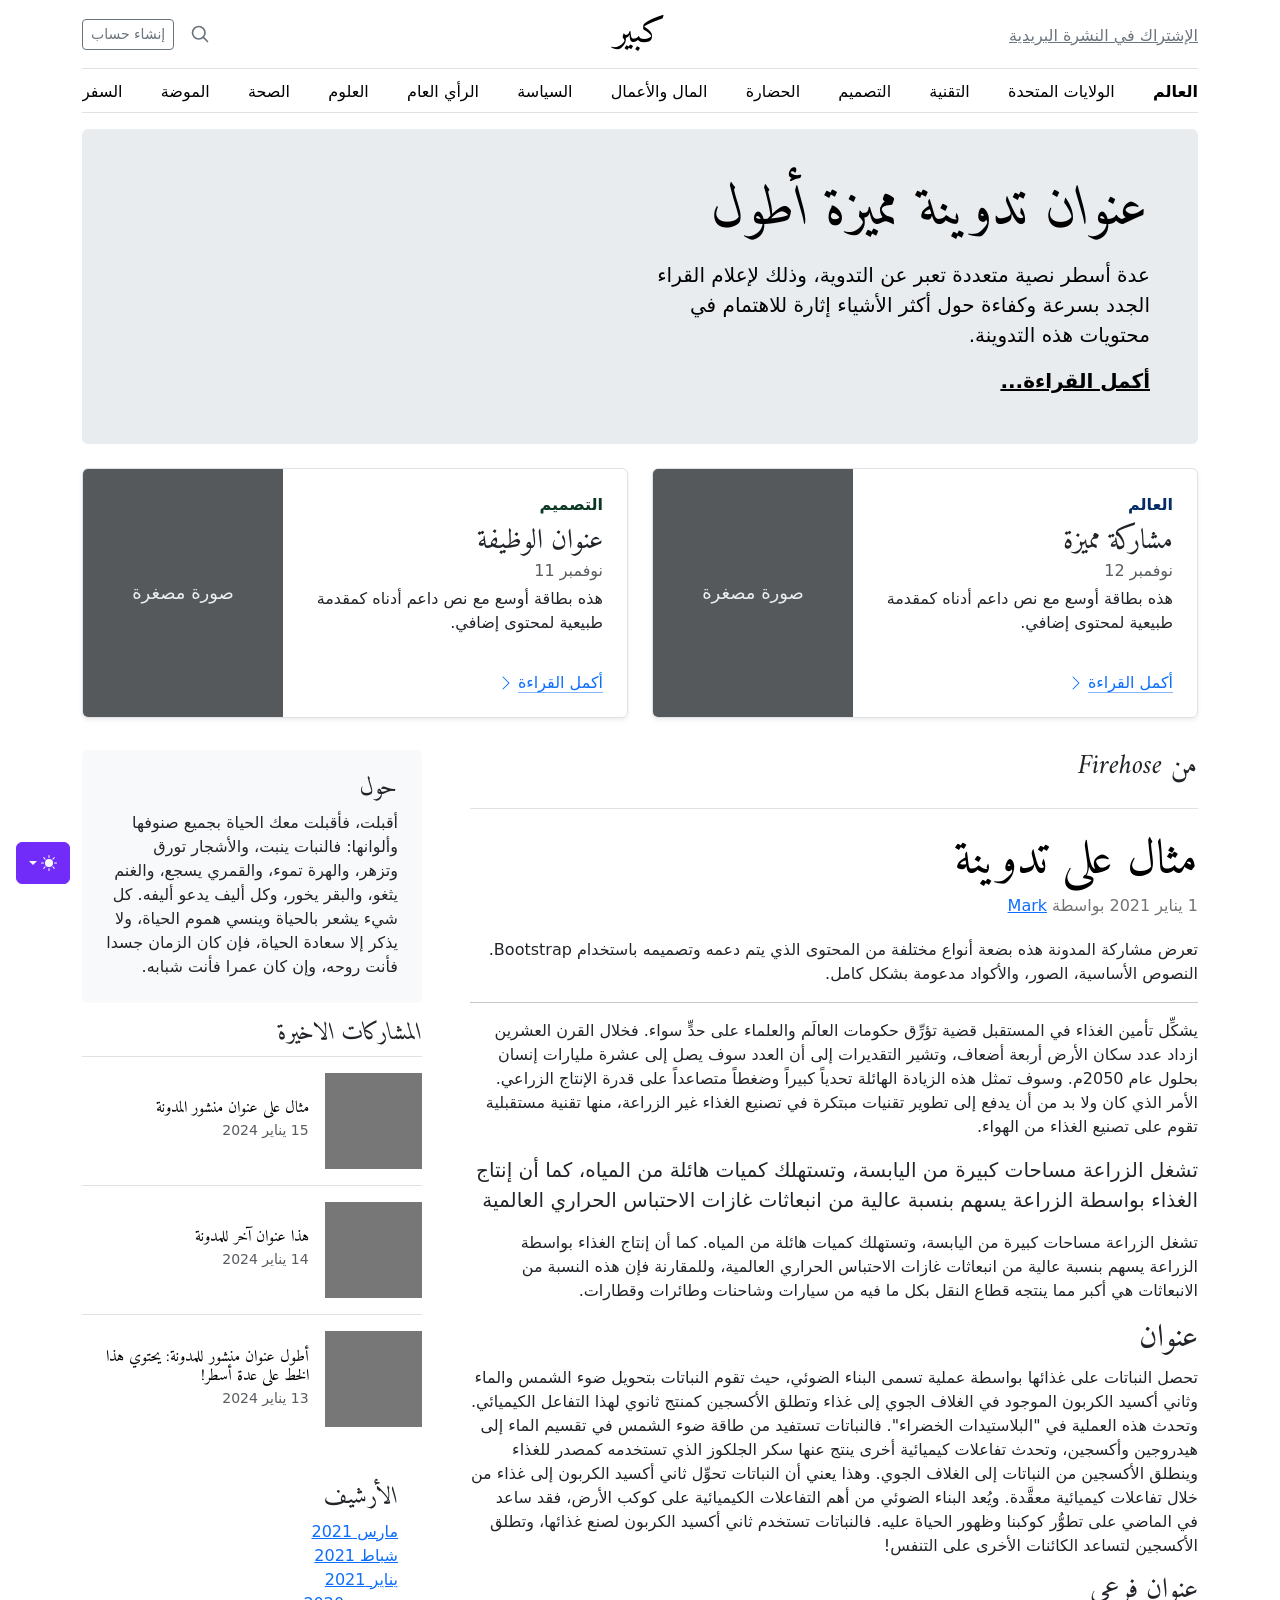
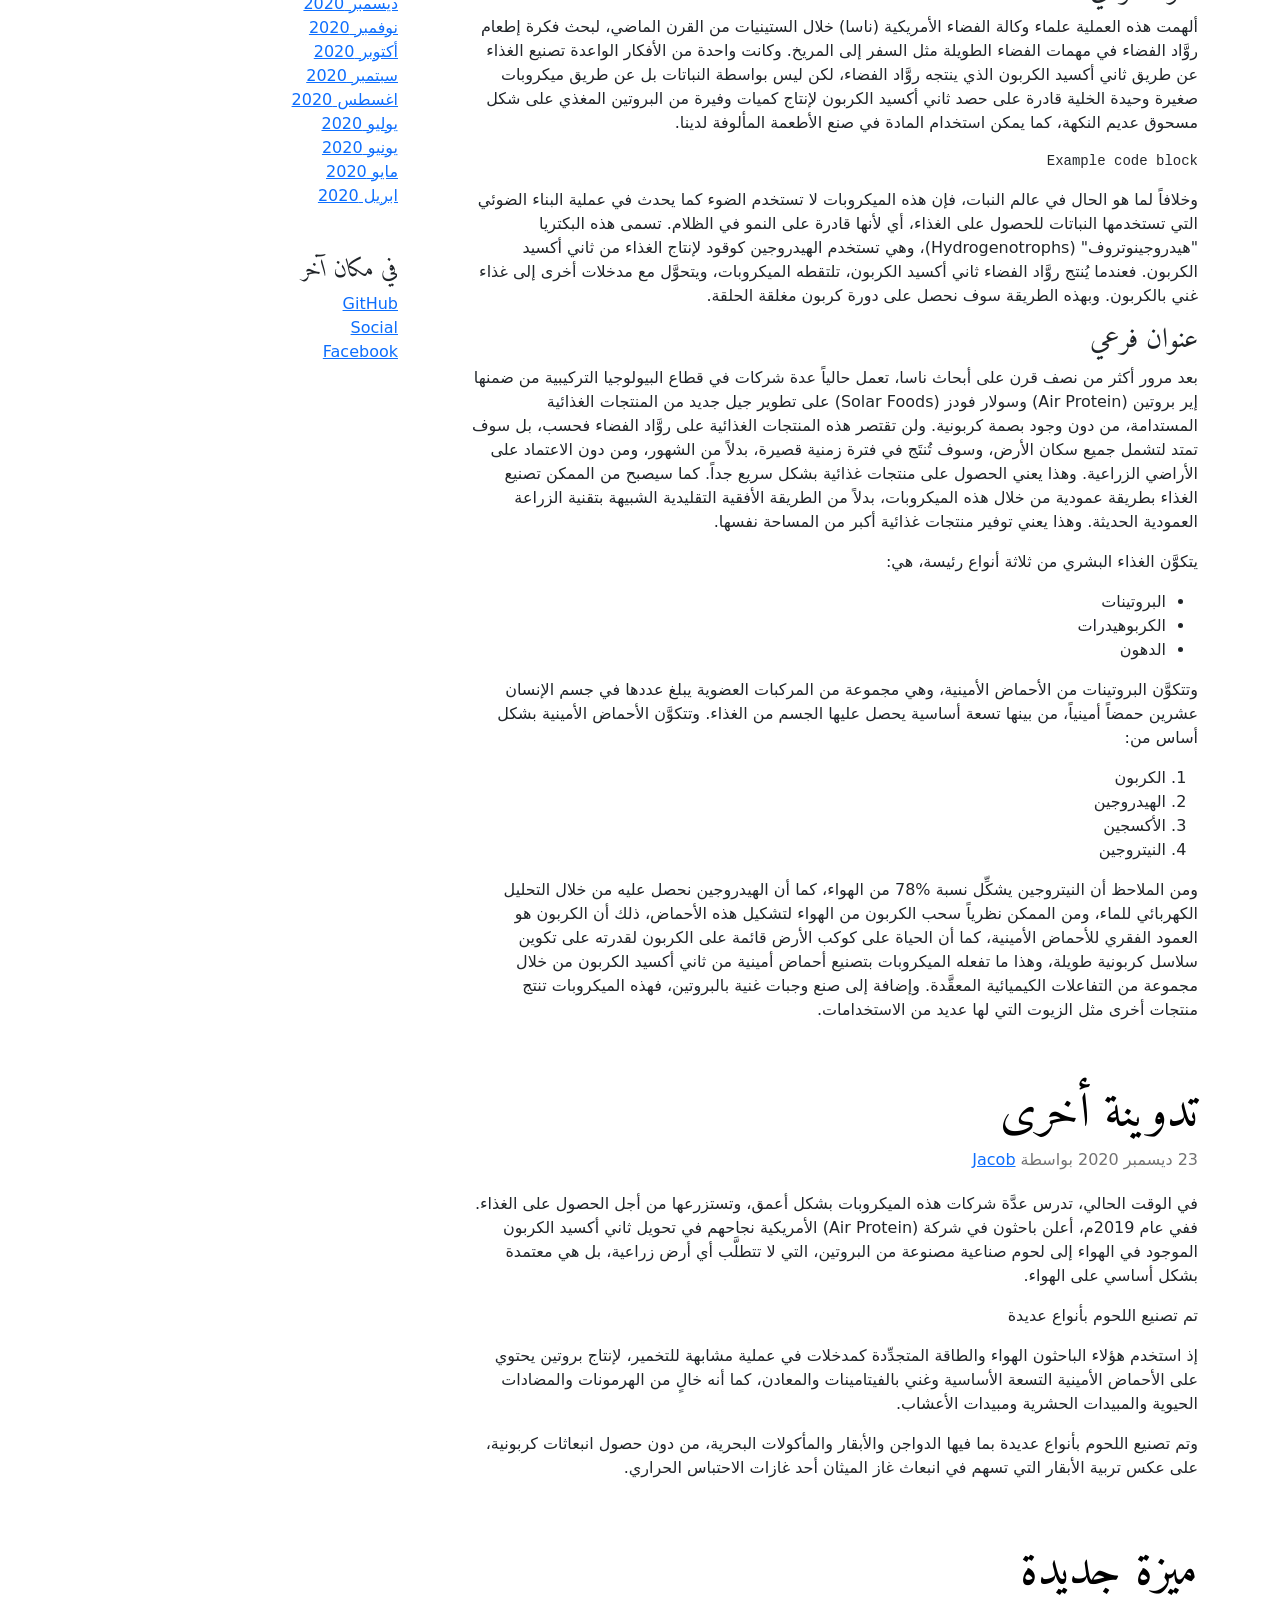
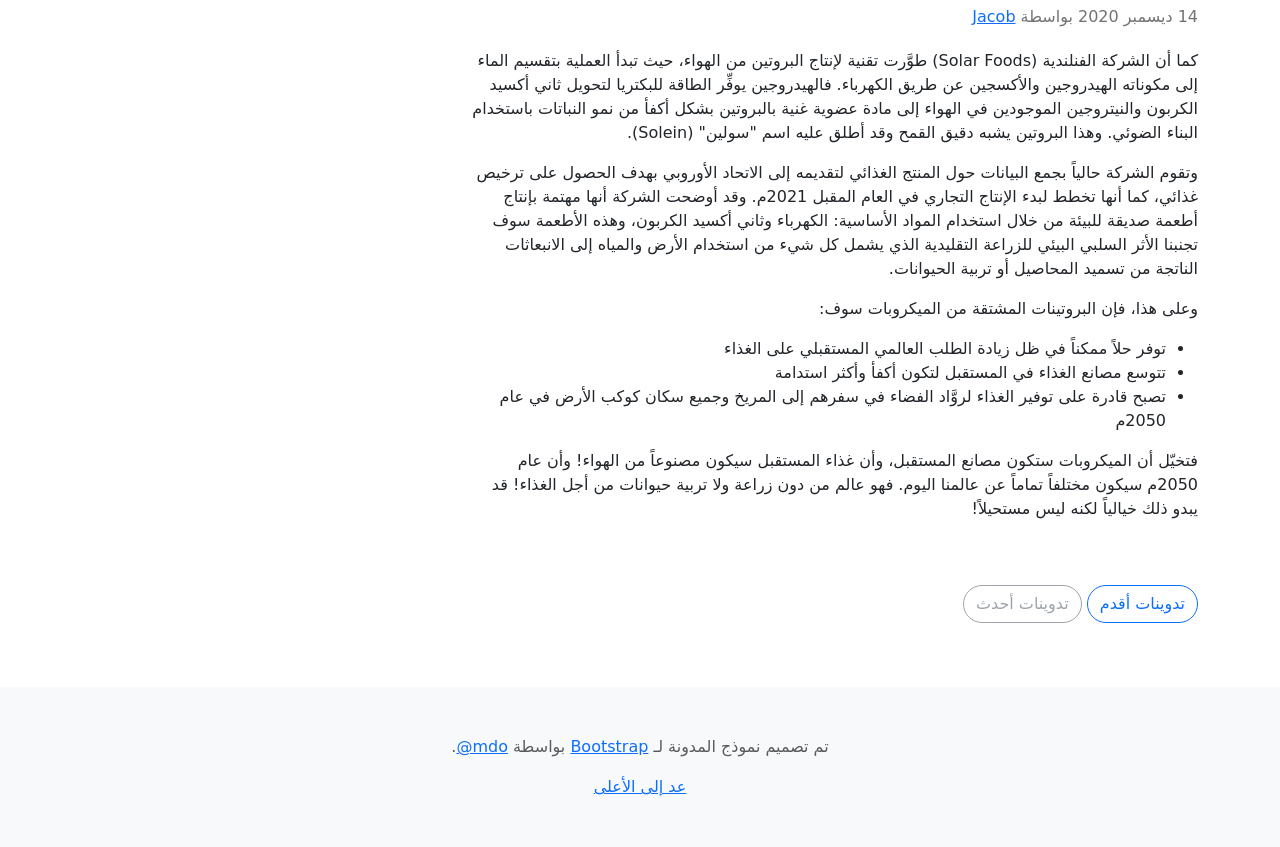
<file: Lesson8(Apple website)/ADMIN/blog-rtl/index.html>
<!doctype html>
<html lang="ar" dir="rtl" data-bs-theme="auto">
  <head>
    <meta charset="utf-8" />
    <meta name="viewport" content="width=device-width, initial-scale=1" />
    <meta name="description" content="" />
    <meta
      name="author"
      content="Mark Otto, Jacob Thornton, and Bootstrap contributors"
    />
    <meta name="generator" content="Astro v5.13.2" />
    <title>قالب المدونة · Bootstrap v5.3</title>
    <link
      rel="canonical"
      href="https://getbootstrap.com/docs/5.3/examples/blog-rtl/"
    />
    <script src="../assets/js/color-modes.js"></script>
    <link href="../assets/dist/css/bootstrap.rtl.min.css" rel="stylesheet" />
    <meta name="theme-color" content="#712cf9" />
    <link
      href="https://fonts.googleapis.com/css?family=Amiri:wght@400;700&display=swap"
      rel="stylesheet"
    />
    <link href="../blog/blog.rtl.css" rel="stylesheet" />
    <style>
      .bd-placeholder-img {
        font-size: 1.125rem;
        text-anchor: middle;
        -webkit-user-select: none;
        -moz-user-select: none;
        user-select: none;
      }
      @media (min-width: 768px) {
        .bd-placeholder-img-lg {
          font-size: 3.5rem;
        }
      }
      .b-example-divider {
        width: 100%;
        height: 3rem;
        background-color: #0000001a;
        border: solid rgba(0, 0, 0, 0.15);
        border-width: 1px 0;
        box-shadow:
          inset 0 0.5em 1.5em #0000001a,
          inset 0 0.125em 0.5em #00000026;
      }
      .b-example-vr {
        flex-shrink: 0;
        width: 1.5rem;
        height: 100vh;
      }
      .bi {
        vertical-align: -0.125em;
        fill: currentColor;
      }
      .nav-scroller {
        position: relative;
        z-index: 2;
        height: 2.75rem;
        overflow-y: hidden;
      }
      .nav-scroller .nav {
        display: flex;
        flex-wrap: nowrap;
        padding-bottom: 1rem;
        margin-top: -1px;
        overflow-x: auto;
        text-align: center;
        white-space: nowrap;
        -webkit-overflow-scrolling: touch;
      }
      .btn-bd-primary {
        --bd-violet-bg: #712cf9;
        --bd-violet-rgb: 112.520718, 44.062154, 249.437846;
        --bs-btn-font-weight: 600;
        --bs-btn-color: var(--bs-white);
        --bs-btn-bg: var(--bd-violet-bg);
        --bs-btn-border-color: var(--bd-violet-bg);
        --bs-btn-hover-color: var(--bs-white);
        --bs-btn-hover-bg: #6528e0;
        --bs-btn-hover-border-color: #6528e0;
        --bs-btn-focus-shadow-rgb: var(--bd-violet-rgb);
        --bs-btn-active-color: var(--bs-btn-hover-color);
        --bs-btn-active-bg: #5a23c8;
        --bs-btn-active-border-color: #5a23c8;
      }
      .bd-mode-toggle {
        z-index: 1500;
      }
      .bd-mode-toggle .bi {
        width: 1em;
        height: 1em;
      }
      .bd-mode-toggle .dropdown-menu .active .bi {
        display: block !important;
      }
    </style>
  </head>
  <body>
    <svg xmlns="http://www.w3.org/2000/svg" class="d-none">
      <symbol id="check2" viewBox="0 0 16 16">
        <path
          d="M13.854 3.646a.5.5 0 0 1 0 .708l-7 7a.5.5 0 0 1-.708 0l-3.5-3.5a.5.5 0 1 1 .708-.708L6.5 10.293l6.646-6.647a.5.5 0 0 1 .708 0z"
        ></path>
      </symbol>
      <symbol id="circle-half" viewBox="0 0 16 16">
        <path
          d="M8 15A7 7 0 1 0 8 1v14zm0 1A8 8 0 1 1 8 0a8 8 0 0 1 0 16z"
        ></path>
      </symbol>
      <symbol id="moon-stars-fill" viewBox="0 0 16 16">
        <path
          d="M6 .278a.768.768 0 0 1 .08.858 7.208 7.208 0 0 0-.878 3.46c0 4.021 3.278 7.277 7.318 7.277.527 0 1.04-.055 1.533-.16a.787.787 0 0 1 .81.316.733.733 0 0 1-.031.893A8.349 8.349 0 0 1 8.344 16C3.734 16 0 12.286 0 7.71 0 4.266 2.114 1.312 5.124.06A.752.752 0 0 1 6 .278z"
        ></path>
        <path
          d="M10.794 3.148a.217.217 0 0 1 .412 0l.387 1.162c.173.518.579.924 1.097 1.097l1.162.387a.217.217 0 0 1 0 .412l-1.162.387a1.734 1.734 0 0 0-1.097 1.097l-.387 1.162a.217.217 0 0 1-.412 0l-.387-1.162A1.734 1.734 0 0 0 9.31 6.593l-1.162-.387a.217.217 0 0 1 0-.412l1.162-.387a1.734 1.734 0 0 0 1.097-1.097l.387-1.162zM13.863.099a.145.145 0 0 1 .274 0l.258.774c.115.346.386.617.732.732l.774.258a.145.145 0 0 1 0 .274l-.774.258a1.156 1.156 0 0 0-.732.732l-.258.774a.145.145 0 0 1-.274 0l-.258-.774a1.156 1.156 0 0 0-.732-.732l-.774-.258a.145.145 0 0 1 0-.274l.774-.258c.346-.115.617-.386.732-.732L13.863.1z"
        ></path>
      </symbol>
      <symbol id="sun-fill" viewBox="0 0 16 16">
        <path
          d="M8 12a4 4 0 1 0 0-8 4 4 0 0 0 0 8zM8 0a.5.5 0 0 1 .5.5v2a.5.5 0 0 1-1 0v-2A.5.5 0 0 1 8 0zm0 13a.5.5 0 0 1 .5.5v2a.5.5 0 0 1-1 0v-2A.5.5 0 0 1 8 13zm8-5a.5.5 0 0 1-.5.5h-2a.5.5 0 0 1 0-1h2a.5.5 0 0 1 .5.5zM3 8a.5.5 0 0 1-.5.5h-2a.5.5 0 0 1 0-1h2A.5.5 0 0 1 3 8zm10.657-5.657a.5.5 0 0 1 0 .707l-1.414 1.415a.5.5 0 1 1-.707-.708l1.414-1.414a.5.5 0 0 1 .707 0zm-9.193 9.193a.5.5 0 0 1 0 .707L3.05 13.657a.5.5 0 0 1-.707-.707l1.414-1.414a.5.5 0 0 1 .707 0zm9.193 2.121a.5.5 0 0 1-.707 0l-1.414-1.414a.5.5 0 0 1 .707-.707l1.414 1.414a.5.5 0 0 1 0 .707zM4.464 4.465a.5.5 0 0 1-.707 0L2.343 3.05a.5.5 0 1 1 .707-.707l1.414 1.414a.5.5 0 0 1 0 .708z"
        ></path>
      </symbol>
    </svg>
    <div
      class="dropdown position-fixed bottom-0 end-0 mb-3 me-3 bd-mode-toggle"
    >
      <button
        class="btn btn-bd-primary py-2 dropdown-toggle d-flex align-items-center"
        id="bd-theme"
        type="button"
        aria-expanded="false"
        data-bs-toggle="dropdown"
        aria-label="Toggle theme (auto)"
      >
        <svg class="bi my-1 theme-icon-active" aria-hidden="true">
          <use href="#circle-half"></use>
        </svg>
        <span class="visually-hidden" id="bd-theme-text">Toggle theme</span>
      </button>
      <ul
        class="dropdown-menu dropdown-menu-end shadow"
        aria-labelledby="bd-theme-text"
      >
        <li>
          <button
            type="button"
            class="dropdown-item d-flex align-items-center"
            data-bs-theme-value="light"
            aria-pressed="false"
          >
            <svg class="bi me-2 opacity-50" aria-hidden="true">
              <use href="#sun-fill"></use>
            </svg>
            Light
            <svg class="bi ms-auto d-none" aria-hidden="true">
              <use href="#check2"></use>
            </svg>
          </button>
        </li>
        <li>
          <button
            type="button"
            class="dropdown-item d-flex align-items-center"
            data-bs-theme-value="dark"
            aria-pressed="false"
          >
            <svg class="bi me-2 opacity-50" aria-hidden="true">
              <use href="#moon-stars-fill"></use>
            </svg>
            Dark
            <svg class="bi ms-auto d-none" aria-hidden="true">
              <use href="#check2"></use>
            </svg>
          </button>
        </li>
        <li>
          <button
            type="button"
            class="dropdown-item d-flex align-items-center active"
            data-bs-theme-value="auto"
            aria-pressed="true"
          >
            <svg class="bi me-2 opacity-50" aria-hidden="true">
              <use href="#circle-half"></use>
            </svg>
            Auto
            <svg class="bi ms-auto d-none" aria-hidden="true">
              <use href="#check2"></use>
            </svg>
          </button>
        </li>
      </ul>
    </div>
    <svg xmlns="http://www.w3.org/2000/svg" class="d-none">
      <symbol
        id="aperture"
        fill="none"
        stroke="currentColor"
        stroke-linecap="round"
        stroke-linejoin="round"
        stroke-width="2"
        viewBox="0 0 24 24"
      >
        <circle cx="12" cy="12" r="10"></circle>
        <path
          d="M14.31 8l5.74 9.94M9.69 8h11.48M7.38 12l5.74-9.94M9.69 16L3.95 6.06M14.31 16H2.83m13.79-4l-5.74 9.94"
        ></path>
      </symbol>
      <symbol id="cart" viewBox="0 0 16 16">
        <path
          d="M0 1.5A.5.5 0 0 1 .5 1H2a.5.5 0 0 1 .485.379L2.89 3H14.5a.5.5 0 0 1 .49.598l-1 5a.5.5 0 0 1-.465.401l-9.397.472L4.415 11H13a.5.5 0 0 1 0 1H4a.5.5 0 0 1-.491-.408L2.01 3.607 1.61 2H.5a.5.5 0 0 1-.5-.5zM3.102 4l.84 4.479 9.144-.459L13.89 4H3.102zM5 12a2 2 0 1 0 0 4 2 2 0 0 0 0-4zm7 0a2 2 0 1 0 0 4 2 2 0 0 0 0-4zm-7 1a1 1 0 1 1 0 2 1 1 0 0 1 0-2zm7 0a1 1 0 1 1 0 2 1 1 0 0 1 0-2z"
        ></path>
      </symbol>
      <symbol id="chevron-right" viewBox="0 0 16 16">
        <path
          fill-rule="evenodd"
          d="M4.646 1.646a.5.5 0 0 1 .708 0l6 6a.5.5 0 0 1 0 .708l-6 6a.5.5 0 0 1-.708-.708L10.293 8 4.646 2.354a.5.5 0 0 1 0-.708z"
        ></path>
      </symbol>
    </svg>
    <div class="container">
      <header class="border-bottom lh-1 py-3">
        <div class="row flex-nowrap justify-content-between align-items-center">
          <div class="col-4 pt-1">
            <a class="link-secondary" href="#">الإشتراك في النشرة البريدية</a>
          </div>
          <div class="col-4 text-center">
            <a
              class="blog-header-logo text-body-emphasis text-decoration-none"
              href="#"
              >كبير</a
            >
          </div>
          <div class="col-4 d-flex justify-content-end align-items-center">
            <a class="link-secondary" href="#" aria-label="بحث">
              <svg
                xmlns="http://www.w3.org/2000/svg"
                width="20"
                height="20"
                fill="none"
                stroke="currentColor"
                stroke-linecap="round"
                stroke-linejoin="round"
                stroke-width="2"
                class="mx-3"
                role="img"
                viewBox="0 0 24 24"
              >
                <title>بحث</title>
                <circle cx="10.5" cy="10.5" r="7.5"></circle>
                <path d="M21 21l-5.2-5.2"></path>
              </svg>
            </a>
            <a class="btn btn-sm btn-outline-secondary" href="#">إنشاء حساب</a>
          </div>
        </div>
      </header>
      <div class="nav-scroller py-1 mb-3 border-bottom">
        <nav class="nav nav-underline justify-content-between">
          <a class="nav-item nav-link link-body-emphasis active" href="#"
            >العالم</a
          >
          <a class="nav-item nav-link link-body-emphasis" href="#"
            >الولايات المتحدة</a
          >
          <a class="nav-item nav-link link-body-emphasis" href="#">التقنية</a>
          <a class="nav-item nav-link link-body-emphasis" href="#">التصميم</a>
          <a class="nav-item nav-link link-body-emphasis" href="#">الحضارة</a>
          <a class="nav-item nav-link link-body-emphasis" href="#"
            >المال والأعمال</a
          >
          <a class="nav-item nav-link link-body-emphasis" href="#">السياسة</a>
          <a class="nav-item nav-link link-body-emphasis" href="#"
            >الرأي العام</a
          >
          <a class="nav-item nav-link link-body-emphasis" href="#">العلوم</a>
          <a class="nav-item nav-link link-body-emphasis" href="#">الصحة</a>
          <a class="nav-item nav-link link-body-emphasis" href="#">الموضة</a>
          <a class="nav-item nav-link link-body-emphasis" href="#">السفر</a>
        </nav>
      </div>
    </div>
    <main class="container">
      <div class="p-4 p-md-5 mb-4 rounded text-body-emphasis bg-body-secondary">
        <div class="col-lg-6 px-0">
          <h1 class="display-4 fst-italic">عنوان تدوينة مميزة أطول</h1>
          <p class="lead my-3">
            عدة أسطر نصية متعددة تعبر عن التدوية، وذلك لإعلام القراء الجدد بسرعة
            وكفاءة حول أكثر الأشياء إثارة للاهتمام في محتويات هذه التدوينة.
          </p>
          <p class="lead mb-0">
            <a href="#" class="text-body-emphasis fw-bold">أكمل القراءة...</a>
          </p>
        </div>
      </div>
      <div class="row mb-2">
        <div class="col-md-6">
          <div
            class="row g-0 border rounded overflow-hidden flex-md-row mb-4 shadow-sm h-md-250 position-relative"
          >
            <div class="col p-4 d-flex flex-column position-static">
              <strong class="d-inline-block mb-2 text-primary-emphasis"
                >العالم</strong
              >
              <h3 class="mb-0">مشاركة مميزة</h3>
              <div class="mb-1 text-body-secondary">نوفمبر 12</div>
              <p class="card-text mb-auto">
                هذه بطاقة أوسع مع نص داعم أدناه كمقدمة طبيعية لمحتوى إضافي.
              </p>
              <a
                href="#"
                class="icon-link gap-1 icon-link-hover stretched-link"
              >
                أكمل القراءة
                <svg class="bi" aria-hidden="true">
                  <use xlink:href="#chevron-right"></use>
                </svg>
              </a>
            </div>
            <div class="col-auto d-none d-lg-block">
              <svg
                aria-label="Placeholder: صورة مصغرة"
                class="bd-placeholder-img"
                height="250"
                preserveAspectRatio="xMidYMid slice"
                role="img"
                width="200"
                xmlns="http://www.w3.org/2000/svg"
              >
                <title>Placeholder</title>
                <rect width="100%" height="100%" fill="#55595c"></rect>
                <text x="50%" y="50%" fill="#eceeef" dy=".3em">صورة مصغرة</text>
              </svg>
            </div>
          </div>
        </div>
        <div class="col-md-6">
          <div
            class="row g-0 border rounded overflow-hidden flex-md-row mb-4 shadow-sm h-md-250 position-relative"
          >
            <div class="col p-4 d-flex flex-column position-static">
              <strong class="d-inline-block mb-2 text-success-emphasis"
                >التصميم</strong
              >
              <h3 class="mb-0">عنوان الوظيفة</h3>
              <div class="mb-1 text-body-secondary">نوفمبر 11</div>
              <p class="mb-auto">
                هذه بطاقة أوسع مع نص داعم أدناه كمقدمة طبيعية لمحتوى إضافي.
              </p>
              <a
                href="#"
                class="icon-link gap-1 icon-link-hover stretched-link"
              >
                أكمل القراءة
                <svg class="bi" aria-hidden="true">
                  <use xlink:href="#chevron-right"></use>
                </svg>
              </a>
            </div>
            <div class="col-auto d-none d-lg-block">
              <svg
                aria-label="Placeholder: صورة مصغرة"
                class="bd-placeholder-img"
                height="250"
                preserveAspectRatio="xMidYMid slice"
                role="img"
                width="200"
                xmlns="http://www.w3.org/2000/svg"
              >
                <title>Placeholder</title>
                <rect width="100%" height="100%" fill="#55595c"></rect>
                <text x="50%" y="50%" fill="#eceeef" dy=".3em">صورة مصغرة</text>
              </svg>
            </div>
          </div>
        </div>
      </div>
      <div class="row g-5">
        <div class="col-md-8">
          <h3 class="pb-4 mb-4 fst-italic border-bottom">من Firehose</h3>
          <article class="blog-post">
            <h2 class="display-5 link-body-emphasis mb-1">مثال على تدوينة</h2>
            <p class="blog-post-meta">
              1 يناير 2021 بواسطة <a href="#"> Mark </a>
            </p>
            <p>
              تعرض مشاركة المدونة هذه بضعة أنواع مختلفة من المحتوى الذي يتم دعمه
              وتصميمه باستخدام Bootstrap. النصوص الأساسية، الصور، والأكواد
              مدعومة بشكل كامل.
            </p>
            <hr />
            <p>
              يشكِّل تأمين الغذاء في المستقبل قضية تؤرِّق حكومات العالَم
              والعلماء على حدٍّ سواء. فخلال القرن العشرين ازداد عدد سكان الأرض
              أربعة أضعاف، وتشير التقديرات إلى أن العدد سوف يصل إلى عشرة مليارات
              إنسان بحلول عام 2050م. وسوف تمثل هذه الزيادة الهائلة تحدياً كبيراً
              وضغطاً متصاعداً على قدرة الإنتاج الزراعي. الأمر الذي كان ولا بد من
              أن يدفع إلى تطوير تقنيات مبتكرة في تصنيع الغذاء غير الزراعة، منها
              تقنية مستقبلية تقوم على تصنيع الغذاء من الهواء.
            </p>
            <blockquote class="blockquote">
              <p>
                تشغل الزراعة مساحات كبيرة من اليابسة، وتستهلك كميات هائلة من
                المياه، كما أن إنتاج الغذاء بواسطة الزراعة يسهم بنسبة عالية من
                انبعاثات غازات الاحتباس الحراري العالمية
              </p>
            </blockquote>
            <p>
              تشغل الزراعة مساحات كبيرة من اليابسة، وتستهلك كميات هائلة من
              المياه. كما أن إنتاج الغذاء بواسطة الزراعة يسهم بنسبة عالية من
              انبعاثات غازات الاحتباس الحراري العالمية، وللمقارنة فإن هذه النسبة
              من الانبعاثات هي أكبر مما ينتجه قطاع النقل بكل ما فيه من سيارات
              وشاحنات وطائرات وقطارات.
            </p>
            <h2>عنوان</h2>
            <p>
              تحصل النباتات على غذائها بواسطة عملية تسمى البناء الضوئي، حيث تقوم
              النباتات بتحويل ضوء الشمس والماء وثاني أكسيد الكربون الموجود في
              الغلاف الجوي إلى غذاء وتطلق الأكسجين كمنتج ثانوي لهذا التفاعل
              الكيميائي. وتحدث هذه العملية في "البلاستيدات الخضراء". فالنباتات
              تستفيد من طاقة ضوء الشمس في تقسيم الماء إلى هيدروجين وأكسجين،
              وتحدث تفاعلات كيميائية أخرى ينتج عنها سكر الجلكوز الذي تستخدمه
              كمصدر للغذاء وينطلق الأكسجين من النباتات إلى الغلاف الجوي. وهذا
              يعني أن النباتات تحوِّل ثاني أكسيد الكربون إلى غذاء من خلال
              تفاعلات كيميائية معقَّدة. ويُعد البناء الضوئي من أهم التفاعلات
              الكيميائية على كوكب الأرض، فقد ساعد في الماضي على تطوُّر كوكبنا
              وظهور الحياة عليه. فالنباتات تستخدم ثاني أكسيد الكربون لصنع
              غذائها، وتطلق الأكسجين لتساعد الكائنات الأخرى على التنفس!
            </p>
            <h3>عنوان فرعي</h3>
            <p>
              ألهمت هذه العملية علماء وكالة الفضاء الأمريكية (ناسا) خلال
              الستينيات من القرن الماضي، لبحث فكرة إطعام روَّاد الفضاء في مهمات
              الفضاء الطويلة مثل السفر إلى المريخ. وكانت واحدة من الأفكار
              الواعدة تصنيع الغذاء عن طريق ثاني أكسيد الكربون الذي ينتجه روَّاد
              الفضاء، لكن ليس بواسطة النباتات بل عن طريق ميكروبات صغيرة وحيدة
              الخلية قادرة على حصد ثاني أكسيد الكربون لإنتاج كميات وفيرة من
              البروتين المغذي على شكل مسحوق عديم النكهة، كما يمكن استخدام المادة
              في صنع الأطعمة المألوفة لدينا.
            </p>
            <pre><code>Example code block</code></pre>
            <p>
              وخلافاً لما هو الحال في عالم النبات، فإن هذه الميكروبات لا تستخدم
              الضوء كما يحدث في عملية البناء الضوئي التي تستخدمها النباتات
              للحصول على الغذاء، أي لأنها قادرة على النمو في الظلام. تسمى هذه
              البكتريا "هيدروجينوتروف" (Hydrogenotrophs)، وهي تستخدم الهيدروجين
              كوقود لإنتاج الغذاء من ثاني أكسيد الكربون. فعندما يُنتج روَّاد
              الفضاء ثاني أكسيد الكربون، تلتقطه الميكروبات، ويتحوَّل مع مدخلات
              أخرى إلى غذاء غني بالكربون. وبهذه الطريقة سوف نحصل على دورة كربون
              مغلقة الحلقة.
            </p>
            <h3>عنوان فرعي</h3>
            <p>
              بعد مرور أكثر من نصف قرن على أبحاث ناسا، تعمل حالياً عدة شركات في
              قطاع البيولوجيا التركيبية من ضمنها إير بروتين (Air Protein) وسولار
              فودز (Solar Foods) على تطوير جيل جديد من المنتجات الغذائية
              المستدامة، من دون وجود بصمة كربونية. ولن تقتصر هذه المنتجات
              الغذائية على روَّاد الفضاء فحسب، بل سوف تمتد لتشمل جميع سكان
              الأرض، وسوف تُنتَج في فترة زمنية قصيرة، بدلاً من الشهور، ومن دون
              الاعتماد على الأراضي الزراعية. وهذا يعني الحصول على منتجات غذائية
              بشكل سريع جداً. كما سيصبح من الممكن تصنيع الغذاء بطريقة عمودية من
              خلال هذه الميكروبات، بدلاً من الطريقة الأفقية التقليدية الشبيهة
              بتقنية الزراعة العمودية الحديثة. وهذا يعني توفير منتجات غذائية
              أكبر من المساحة نفسها.
            </p>
            <p>يتكوَّن الغذاء البشري من ثلاثة أنواع رئيسة، هي:</p>
            <ul>
              <li>البروتينات</li>
              <li>الكربوهيدرات</li>
              <li>الدهون</li>
            </ul>
            <p>
              وتتكوَّن البروتينات من الأحماض الأمينية، وهي مجموعة من المركبات
              العضوية يبلغ عددها في جسم الإنسان عشرين حمضاً أمينياً، من بينها
              تسعة أساسية يحصل عليها الجسم من الغذاء. وتتكوَّن الأحماض الأمينية
              بشكل أساس من:
            </p>
            <ol>
              <li>الكربون</li>
              <li>الهيدروجين</li>
              <li>الأكسجين</li>
              <li>النيتروجين</li>
            </ol>
            <p>
              ومن الملاحظ أن النيتروجين يشكِّل نسبة %78 من الهواء، كما أن
              الهيدروجين نحصل عليه من خلال التحليل الكهربائي للماء، ومن الممكن
              نظرياً سحب الكربون من الهواء لتشكيل هذه الأحماض، ذلك أن الكربون هو
              العمود الفقري للأحماض الأمينية، كما أن الحياة على كوكب الأرض قائمة
              على الكربون لقدرته على تكوين سلاسل كربونية طويلة، وهذا ما تفعله
              الميكروبات بتصنيع أحماض أمينية من ثاني أكسيد الكربون من خلال
              مجموعة من التفاعلات الكيميائية المعقَّدة. وإضافة إلى صنع وجبات
              غنية بالبروتين، فهذه الميكروبات تنتج منتجات أخرى مثل الزيوت التي
              لها عديد من الاستخدامات.
            </p>
          </article>
          <article class="blog-post">
            <h2 class="display-5 link-body-emphasis mb-1">تدوينة أخرى</h2>
            <p class="blog-post-meta">
              23 ديسمبر 2020 بواسطة <a href="#">Jacob</a>
            </p>
            <p>
              في الوقت الحالي، تدرس عدَّة شركات هذه الميكروبات بشكل أعمق،
              وتستزرعها من أجل الحصول على الغذاء. ففي عام 2019م، أعلن باحثون في
              شركة (Air Protein) الأمريكية نجاحهم في تحويل ثاني أكسيد الكربون
              الموجود في الهواء إلى لحوم صناعية مصنوعة من البروتين، التي لا
              تتطلَّب أي أرض زراعية، بل هي معتمدة بشكل أساسي على الهواء.
            </p>
            <blockquote><p>تم تصنيع اللحوم بأنواع عديدة</p></blockquote>
            <p>
              إذ استخدم هؤلاء الباحثون الهواء والطاقة المتجدِّدة كمدخلات في
              عملية مشابهة للتخمير، لإنتاج بروتين يحتوي على الأحماض الأمينية
              التسعة الأساسية وغني بالفيتامينات والمعادن، كما أنه خالٍ من
              الهرمونات والمضادات الحيوية والمبيدات الحشرية ومبيدات الأعشاب.
            </p>
            <p>
              وتم تصنيع اللحوم بأنواع عديدة بما فيها الدواجن والأبقار والمأكولات
              البحرية، من دون حصول انبعاثات كربونية، على عكس تربية الأبقار التي
              تسهم في انبعاث غاز الميثان أحد غازات الاحتباس الحراري.
            </p>
          </article>
          <article class="blog-post">
            <h2 class="display-5 link-body-emphasis mb-1">ميزة جديدة</h2>
            <p class="blog-post-meta">
              14 ديسمبر 2020 بواسطة <a href="#">Jacob</a>
            </p>
            <p>
              كما أن الشركة الفنلندية (Solar Foods) طوَّرت تقنية لإنتاج البروتين
              من الهواء، حيث تبدأ العملية بتقسيم الماء إلى مكوناته الهيدروجين
              والأكسجين عن طريق الكهرباء. فالهيدروجين يوفِّر الطاقة للبكتريا
              لتحويل ثاني أكسيد الكربون والنيتروجين الموجودين في الهواء إلى مادة
              عضوية غنية بالبروتين بشكل أكفأ من نمو النباتات باستخدام البناء
              الضوئي. وهذا البروتين يشبه دقيق القمح وقد أطلق عليه اسم "سولين"
              (Solein).
            </p>
            <p>
              وتقوم الشركة حالياً بجمع البيانات حول المنتج الغذائي لتقديمه إلى
              الاتحاد الأوروبي بهدف الحصول على ترخيص غذائي، كما أنها تخطط لبدء
              الإنتاج التجاري في العام المقبل 2021م. وقد أوضحت الشركة أنها مهتمة
              بإنتاج أطعمة صديقة للبيئة من خلال استخدام المواد الأساسية:
              الكهرباء وثاني أكسيد الكربون، وهذه الأطعمة سوف تجنبنا الأثر السلبي
              البيئي للزراعة التقليدية الذي يشمل كل شيء من استخدام الأرض والمياه
              إلى الانبعاثات الناتجة من تسميد المحاصيل أو تربية الحيوانات.
            </p>
            <p>وعلى هذا، فإن البروتينات المشتقة من الميكروبات سوف:</p>
            <ul>
              <li>
                توفر حلاً ممكناً في ظل زيادة الطلب العالمي المستقبلي على الغذاء
              </li>
              <li>تتوسع مصانع الغذاء في المستقبل لتكون أكفأ وأكثر استدامة</li>
              <li>
                تصبح قادرة على توفير الغذاء لروَّاد الفضاء في سفرهم إلى المريخ
                وجميع سكان كوكب الأرض في عام 2050م
              </li>
            </ul>
            <p>
              فتخيّل أن الميكروبات ستكون مصانع المستقبل، وأن غذاء المستقبل سيكون
              مصنوعاً من الهواء! وأن عام 2050م سيكون مختلفاً تماماً عن عالمنا
              اليوم. فهو عالم من دون زراعة ولا تربية حيوانات من أجل الغذاء! قد
              يبدو ذلك خيالياً لكنه ليس مستحيلاً!
            </p>
          </article>
          <nav class="blog-pagination" aria-label="Pagination">
            <a class="btn btn-outline-primary rounded-pill" href="#"
              >تدوينات أقدم</a
            >
            <a
              class="btn btn-outline-secondary rounded-pill disabled"
              aria-disabled="true"
              >تدوينات أحدث</a
            >
          </nav>
        </div>
        <div class="col-md-4">
          <div class="position-sticky" style="top: 2rem">
            <div class="p-4 mb-3 bg-body-tertiary rounded">
              <h4 class="fst-italic">حول</h4>
              <p class="mb-0">
                أقبلت، فأقبلت معك الحياة بجميع صنوفها وألوانها: فالنبات ينبت،
                والأشجار تورق وتزهر، والهرة تموء، والقمري يسجع، والغنم يثغو،
                والبقر يخور، وكل أليف يدعو أليفه. كل شيء يشعر بالحياة وينسي هموم
                الحياة، ولا يذكر إلا سعادة الحياة، فإن كان الزمان جسدا فأنت
                روحه، وإن كان عمرا فأنت شبابه.
              </p>
            </div>
            <div>
              <h4 class="fst-italic">المشاركات الاخيرة</h4>
              <ul class="list-unstyled">
                <li>
                  <a
                    class="d-flex flex-column flex-lg-row gap-3 align-items-start align-items-lg-center py-3 link-body-emphasis text-decoration-none border-top"
                    href="#"
                  >
                    <svg
                      aria-hidden="true"
                      class="bd-placeholder-img"
                      height="96"
                      preserveAspectRatio="xMidYMid slice"
                      width="100%"
                      xmlns="http://www.w3.org/2000/svg"
                    >
                      <rect width="100%" height="100%" fill="#777"></rect>
                    </svg>
                    <div class="col-lg-8">
                      <h6 class="mb-0">مثال على عنوان منشور المدونة</h6>
                      <small class="text-body-secondary">15 يناير 2024</small>
                    </div>
                  </a>
                </li>
                <li>
                  <a
                    class="d-flex flex-column flex-lg-row gap-3 align-items-start align-items-lg-center py-3 link-body-emphasis text-decoration-none border-top"
                    href="#"
                  >
                    <svg
                      aria-hidden="true"
                      class="bd-placeholder-img"
                      height="96"
                      preserveAspectRatio="xMidYMid slice"
                      width="100%"
                      xmlns="http://www.w3.org/2000/svg"
                    >
                      <rect width="100%" height="100%" fill="#777"></rect>
                    </svg>
                    <div class="col-lg-8">
                      <h6 class="mb-0">هذا عنوان آخر للمدونة</h6>
                      <small class="text-body-secondary">14 يناير 2024</small>
                    </div>
                  </a>
                </li>
                <li>
                  <a
                    class="d-flex flex-column flex-lg-row gap-3 align-items-start align-items-lg-center py-3 link-body-emphasis text-decoration-none border-top"
                    href="#"
                  >
                    <svg
                      aria-hidden="true"
                      class="bd-placeholder-img"
                      height="96"
                      preserveAspectRatio="xMidYMid slice"
                      width="100%"
                      xmlns="http://www.w3.org/2000/svg"
                    >
                      <rect width="100%" height="100%" fill="#777"></rect>
                    </svg>
                    <div class="col-lg-8">
                      <h6 class="mb-0">
                        أطول عنوان منشور للمدونة: يحتوي هذا الخط على عدة أسطر!
                      </h6>
                      <small class="text-body-secondary">13 يناير 2024</small>
                    </div>
                  </a>
                </li>
              </ul>
            </div>
            <div class="p-4">
              <h4 class="fst-italic">الأرشيف</h4>
              <ol class="list-unstyled mb-0">
                <li><a href="#">مارس 2021</a></li>
                <li><a href="#">شباط 2021</a></li>
                <li><a href="#">يناير 2021</a></li>
                <li><a href="#">ديسمبر 2020</a></li>
                <li><a href="#">نوفمبر 2020</a></li>
                <li><a href="#">أكتوبر 2020</a></li>
                <li><a href="#">سبتمبر 2020</a></li>
                <li><a href="#">اغسطس 2020</a></li>
                <li><a href="#">يوليو 2020</a></li>
                <li><a href="#">يونيو 2020</a></li>
                <li><a href="#">مايو 2020</a></li>
                <li><a href="#">ابريل 2020</a></li>
              </ol>
            </div>
            <div class="p-4">
              <h4 class="fst-italic">في مكان آخر</h4>
              <ol class="list-unstyled">
                <li><a href="#">GitHub</a></li>
                <li><a href="#">Social</a></li>
                <li><a href="#">Facebook</a></li>
              </ol>
            </div>
          </div>
        </div>
      </div>
    </main>
    <footer class="py-5 text-center text-body-secondary bg-body-tertiary">
      <p>
        تم تصميم نموذج المدونة لـ
        <a href="https://getbootstrap.com/">Bootstrap</a> بواسطة
        <a href="https://x.com/mdo"><bdi lang="en" dir="ltr">@mdo</bdi></a
        >.
      </p>
      <p class="mb-0"><a href="#">عد إلى الأعلى</a></p>
    </footer>
    <script
      src="../assets/dist/js/bootstrap.bundle.min.js"
      class="astro-vvvwv3sm"
    ></script>
  </body>
</html>
</file>
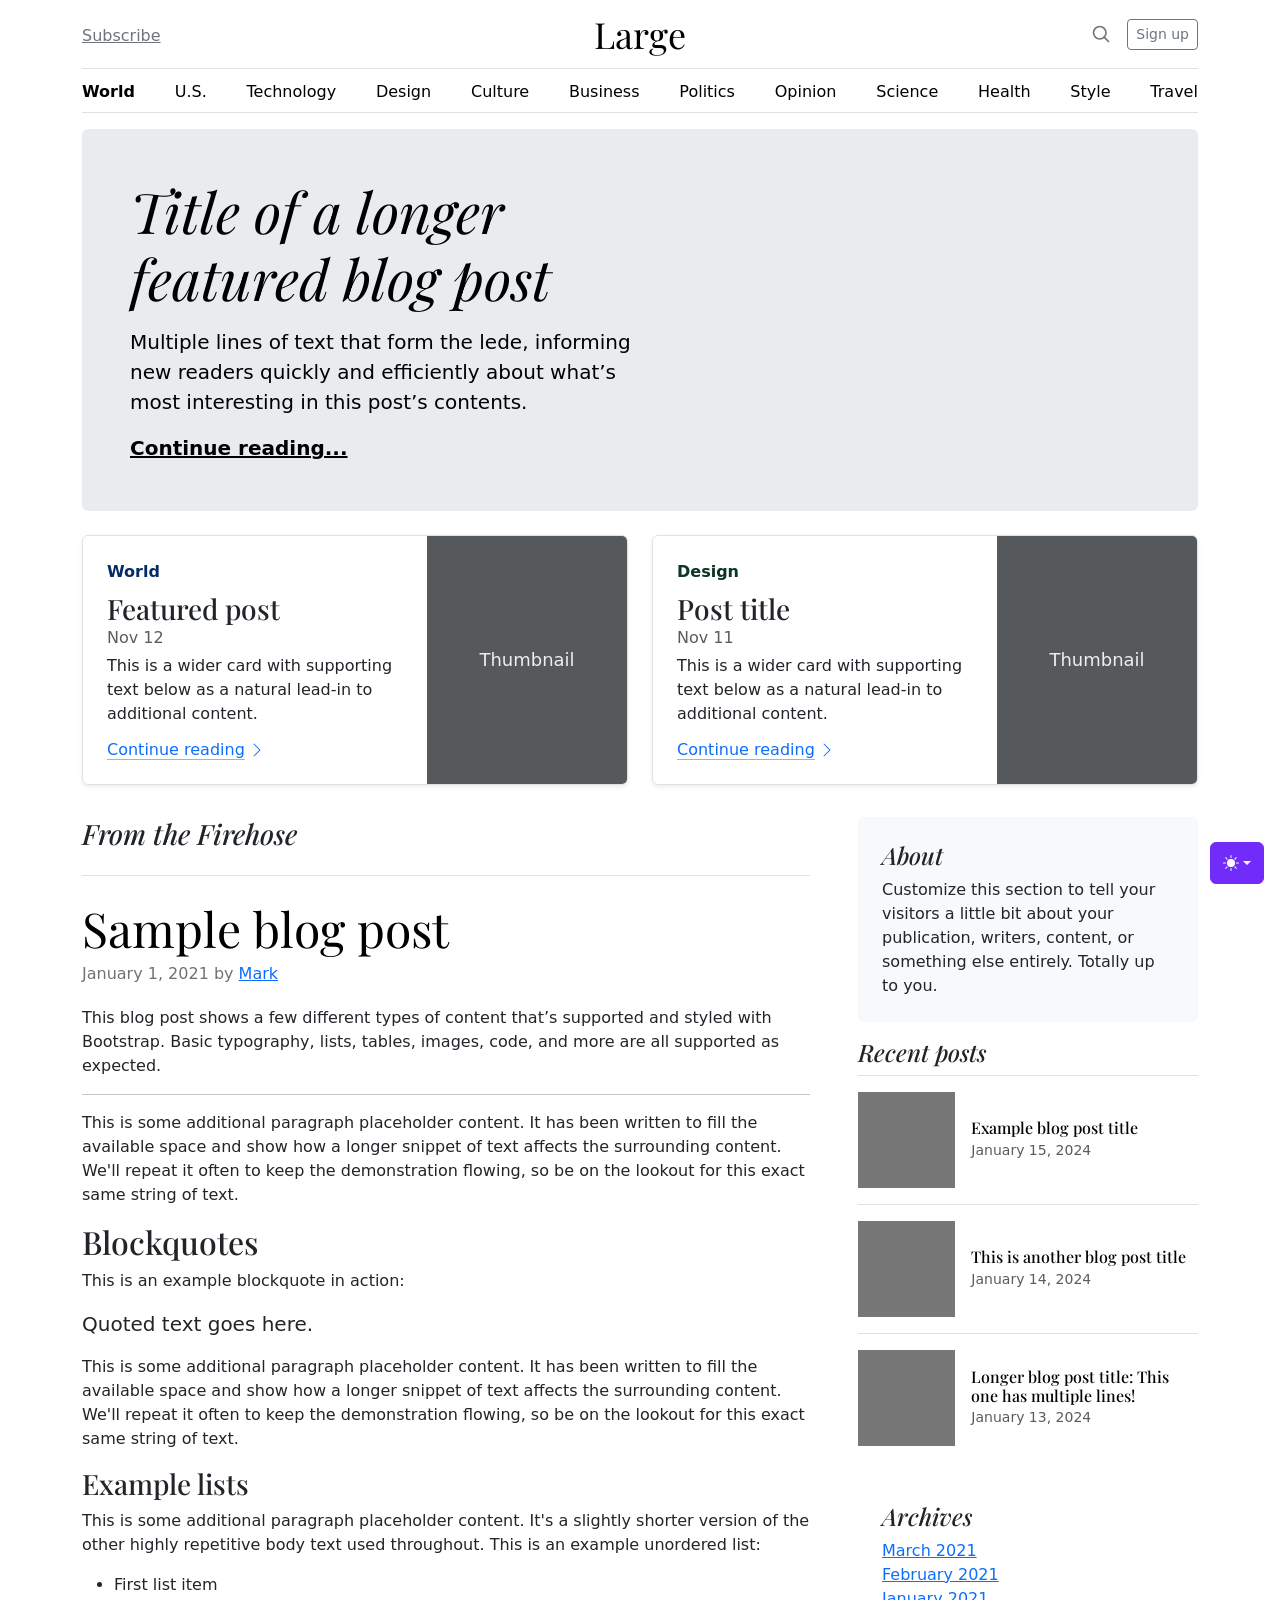
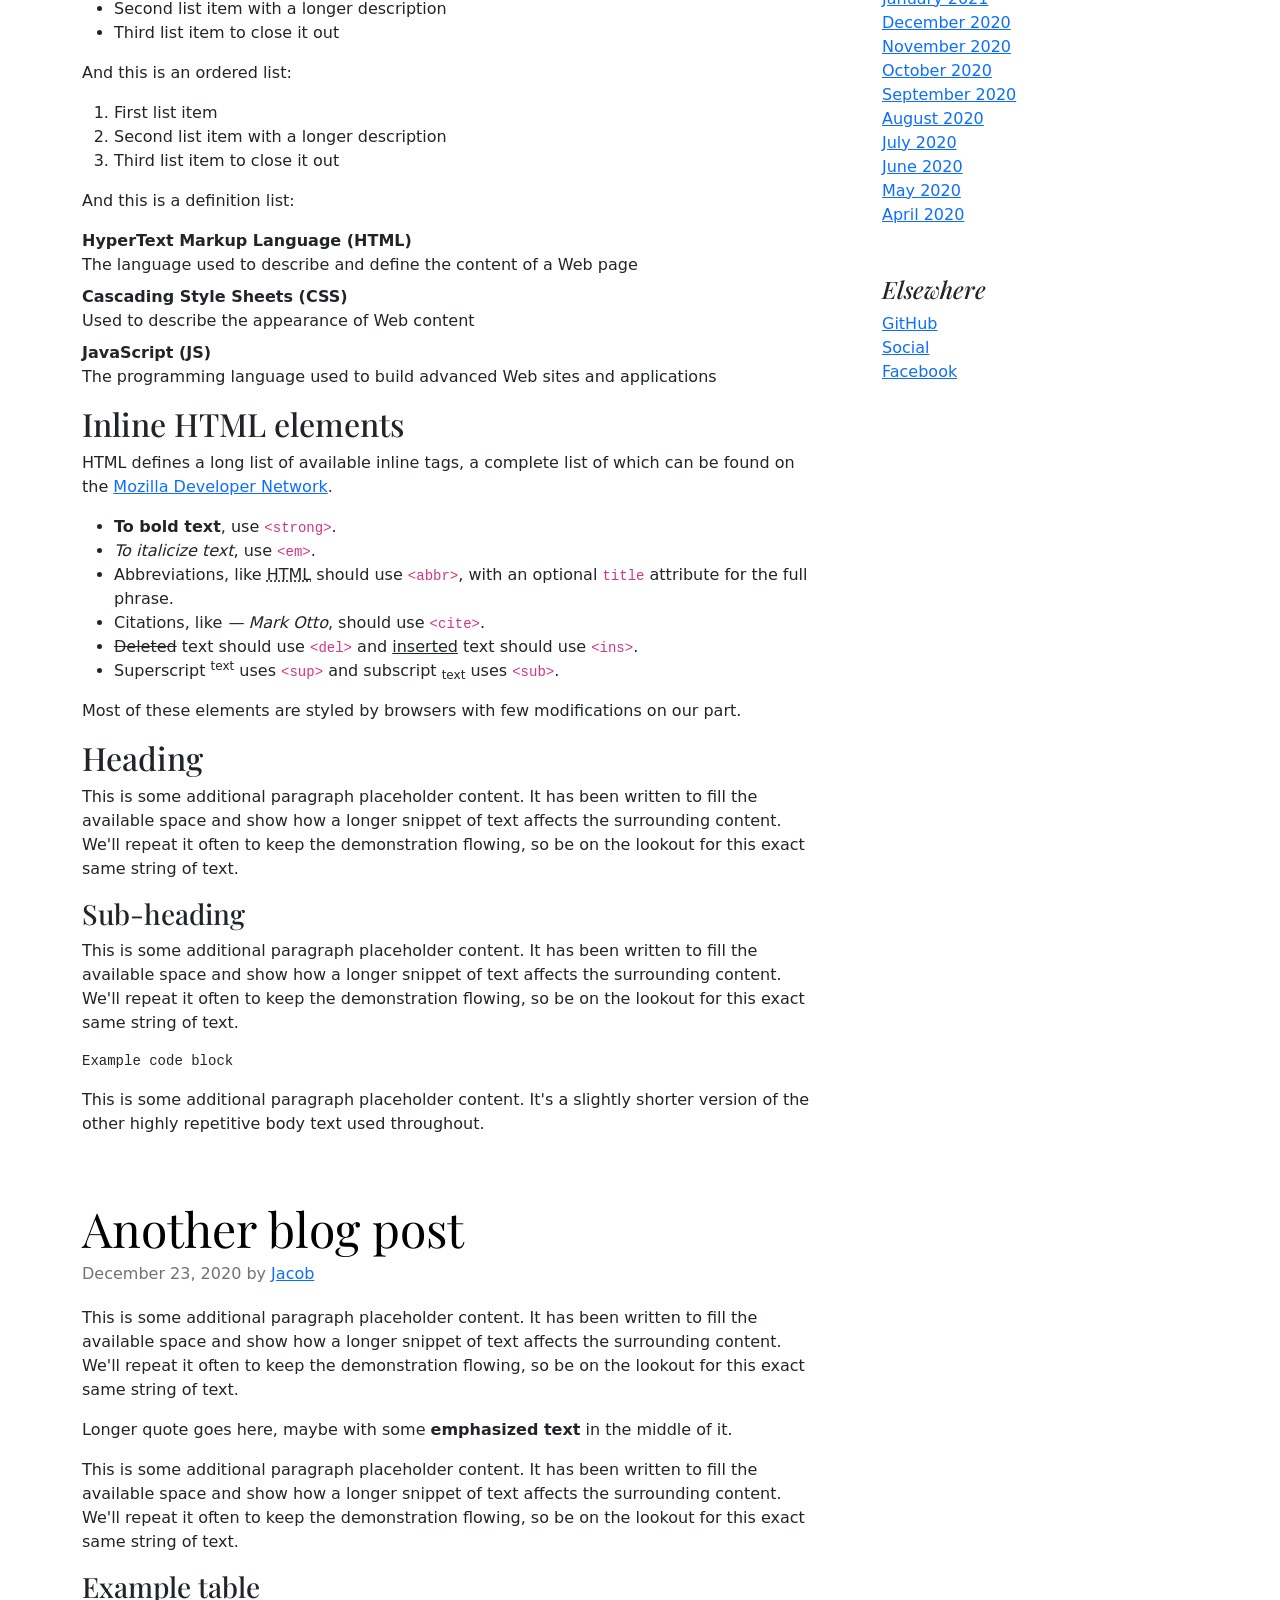
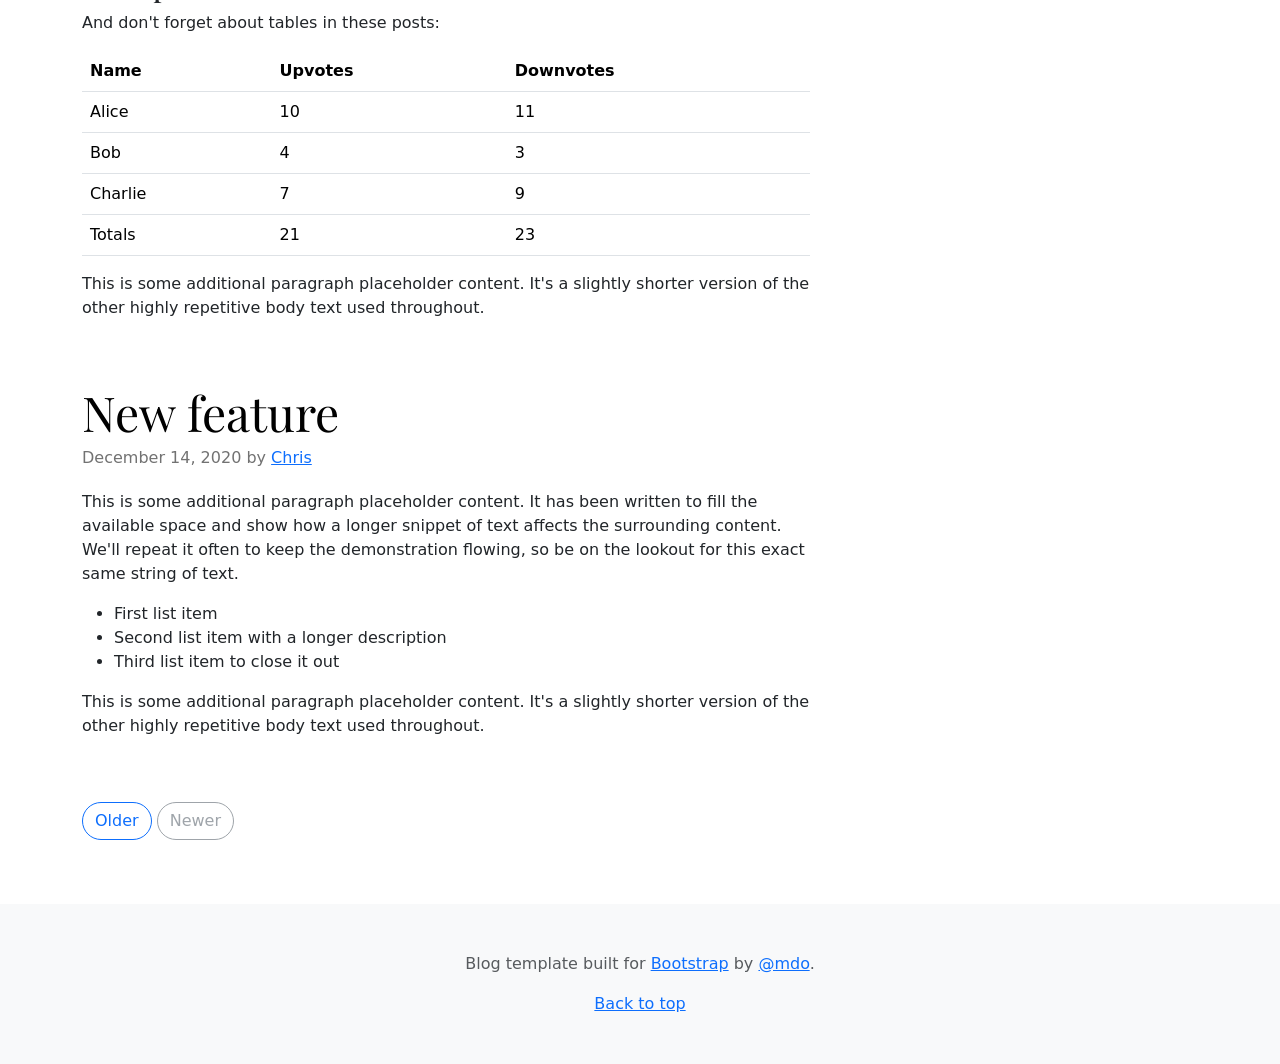
<file: Lesson8(Apple website)/ADMIN/blog/index.html>
<!doctype html>
<html lang="en" data-bs-theme="auto">
  <head>
    <meta charset="utf-8" />
    <meta name="viewport" content="width=device-width, initial-scale=1" />
    <meta name="description" content="" />
    <meta
      name="author"
      content="Mark Otto, Jacob Thornton, and Bootstrap contributors"
    />
    <meta name="generator" content="Astro v5.13.2" />
    <title>Blog Template · Bootstrap v5.3</title>
    <link
      rel="canonical"
      href="https://getbootstrap.com/docs/5.3/examples/blog/"
    />
    <script src="../assets/js/color-modes.js"></script>
    <link href="../assets/dist/css/bootstrap.min.css" rel="stylesheet" />
    <meta name="theme-color" content="#712cf9" />
    <link
      href="https://fonts.googleapis.com/css?family=Playfair+Display:700,900&display=swap"
      rel="stylesheet"
    />
    <link href="blog.css" rel="stylesheet" />
    <style>
      .bd-placeholder-img {
        font-size: 1.125rem;
        text-anchor: middle;
        -webkit-user-select: none;
        -moz-user-select: none;
        user-select: none;
      }
      @media (min-width: 768px) {
        .bd-placeholder-img-lg {
          font-size: 3.5rem;
        }
      }
      .b-example-divider {
        width: 100%;
        height: 3rem;
        background-color: #0000001a;
        border: solid rgba(0, 0, 0, 0.15);
        border-width: 1px 0;
        box-shadow:
          inset 0 0.5em 1.5em #0000001a,
          inset 0 0.125em 0.5em #00000026;
      }
      .b-example-vr {
        flex-shrink: 0;
        width: 1.5rem;
        height: 100vh;
      }
      .bi {
        vertical-align: -0.125em;
        fill: currentColor;
      }
      .nav-scroller {
        position: relative;
        z-index: 2;
        height: 2.75rem;
        overflow-y: hidden;
      }
      .nav-scroller .nav {
        display: flex;
        flex-wrap: nowrap;
        padding-bottom: 1rem;
        margin-top: -1px;
        overflow-x: auto;
        text-align: center;
        white-space: nowrap;
        -webkit-overflow-scrolling: touch;
      }
      .btn-bd-primary {
        --bd-violet-bg: #712cf9;
        --bd-violet-rgb: 112.520718, 44.062154, 249.437846;
        --bs-btn-font-weight: 600;
        --bs-btn-color: var(--bs-white);
        --bs-btn-bg: var(--bd-violet-bg);
        --bs-btn-border-color: var(--bd-violet-bg);
        --bs-btn-hover-color: var(--bs-white);
        --bs-btn-hover-bg: #6528e0;
        --bs-btn-hover-border-color: #6528e0;
        --bs-btn-focus-shadow-rgb: var(--bd-violet-rgb);
        --bs-btn-active-color: var(--bs-btn-hover-color);
        --bs-btn-active-bg: #5a23c8;
        --bs-btn-active-border-color: #5a23c8;
      }
      .bd-mode-toggle {
        z-index: 1500;
      }
      .bd-mode-toggle .bi {
        width: 1em;
        height: 1em;
      }
      .bd-mode-toggle .dropdown-menu .active .bi {
        display: block !important;
      }
    </style>
  </head>
  <body>
    <svg xmlns="http://www.w3.org/2000/svg" class="d-none">
      <symbol id="check2" viewBox="0 0 16 16">
        <path
          d="M13.854 3.646a.5.5 0 0 1 0 .708l-7 7a.5.5 0 0 1-.708 0l-3.5-3.5a.5.5 0 1 1 .708-.708L6.5 10.293l6.646-6.647a.5.5 0 0 1 .708 0z"
        ></path>
      </symbol>
      <symbol id="circle-half" viewBox="0 0 16 16">
        <path
          d="M8 15A7 7 0 1 0 8 1v14zm0 1A8 8 0 1 1 8 0a8 8 0 0 1 0 16z"
        ></path>
      </symbol>
      <symbol id="moon-stars-fill" viewBox="0 0 16 16">
        <path
          d="M6 .278a.768.768 0 0 1 .08.858 7.208 7.208 0 0 0-.878 3.46c0 4.021 3.278 7.277 7.318 7.277.527 0 1.04-.055 1.533-.16a.787.787 0 0 1 .81.316.733.733 0 0 1-.031.893A8.349 8.349 0 0 1 8.344 16C3.734 16 0 12.286 0 7.71 0 4.266 2.114 1.312 5.124.06A.752.752 0 0 1 6 .278z"
        ></path>
        <path
          d="M10.794 3.148a.217.217 0 0 1 .412 0l.387 1.162c.173.518.579.924 1.097 1.097l1.162.387a.217.217 0 0 1 0 .412l-1.162.387a1.734 1.734 0 0 0-1.097 1.097l-.387 1.162a.217.217 0 0 1-.412 0l-.387-1.162A1.734 1.734 0 0 0 9.31 6.593l-1.162-.387a.217.217 0 0 1 0-.412l1.162-.387a1.734 1.734 0 0 0 1.097-1.097l.387-1.162zM13.863.099a.145.145 0 0 1 .274 0l.258.774c.115.346.386.617.732.732l.774.258a.145.145 0 0 1 0 .274l-.774.258a1.156 1.156 0 0 0-.732.732l-.258.774a.145.145 0 0 1-.274 0l-.258-.774a1.156 1.156 0 0 0-.732-.732l-.774-.258a.145.145 0 0 1 0-.274l.774-.258c.346-.115.617-.386.732-.732L13.863.1z"
        ></path>
      </symbol>
      <symbol id="sun-fill" viewBox="0 0 16 16">
        <path
          d="M8 12a4 4 0 1 0 0-8 4 4 0 0 0 0 8zM8 0a.5.5 0 0 1 .5.5v2a.5.5 0 0 1-1 0v-2A.5.5 0 0 1 8 0zm0 13a.5.5 0 0 1 .5.5v2a.5.5 0 0 1-1 0v-2A.5.5 0 0 1 8 13zm8-5a.5.5 0 0 1-.5.5h-2a.5.5 0 0 1 0-1h2a.5.5 0 0 1 .5.5zM3 8a.5.5 0 0 1-.5.5h-2a.5.5 0 0 1 0-1h2A.5.5 0 0 1 3 8zm10.657-5.657a.5.5 0 0 1 0 .707l-1.414 1.415a.5.5 0 1 1-.707-.708l1.414-1.414a.5.5 0 0 1 .707 0zm-9.193 9.193a.5.5 0 0 1 0 .707L3.05 13.657a.5.5 0 0 1-.707-.707l1.414-1.414a.5.5 0 0 1 .707 0zm9.193 2.121a.5.5 0 0 1-.707 0l-1.414-1.414a.5.5 0 0 1 .707-.707l1.414 1.414a.5.5 0 0 1 0 .707zM4.464 4.465a.5.5 0 0 1-.707 0L2.343 3.05a.5.5 0 1 1 .707-.707l1.414 1.414a.5.5 0 0 1 0 .708z"
        ></path>
      </symbol>
    </svg>
    <div
      class="dropdown position-fixed bottom-0 end-0 mb-3 me-3 bd-mode-toggle"
    >
      <button
        class="btn btn-bd-primary py-2 dropdown-toggle d-flex align-items-center"
        id="bd-theme"
        type="button"
        aria-expanded="false"
        data-bs-toggle="dropdown"
        aria-label="Toggle theme (auto)"
      >
        <svg class="bi my-1 theme-icon-active" aria-hidden="true">
          <use href="#circle-half"></use>
        </svg>
        <span class="visually-hidden" id="bd-theme-text">Toggle theme</span>
      </button>
      <ul
        class="dropdown-menu dropdown-menu-end shadow"
        aria-labelledby="bd-theme-text"
      >
        <li>
          <button
            type="button"
            class="dropdown-item d-flex align-items-center"
            data-bs-theme-value="light"
            aria-pressed="false"
          >
            <svg class="bi me-2 opacity-50" aria-hidden="true">
              <use href="#sun-fill"></use>
            </svg>
            Light
            <svg class="bi ms-auto d-none" aria-hidden="true">
              <use href="#check2"></use>
            </svg>
          </button>
        </li>
        <li>
          <button
            type="button"
            class="dropdown-item d-flex align-items-center"
            data-bs-theme-value="dark"
            aria-pressed="false"
          >
            <svg class="bi me-2 opacity-50" aria-hidden="true">
              <use href="#moon-stars-fill"></use>
            </svg>
            Dark
            <svg class="bi ms-auto d-none" aria-hidden="true">
              <use href="#check2"></use>
            </svg>
          </button>
        </li>
        <li>
          <button
            type="button"
            class="dropdown-item d-flex align-items-center active"
            data-bs-theme-value="auto"
            aria-pressed="true"
          >
            <svg class="bi me-2 opacity-50" aria-hidden="true">
              <use href="#circle-half"></use>
            </svg>
            Auto
            <svg class="bi ms-auto d-none" aria-hidden="true">
              <use href="#check2"></use>
            </svg>
          </button>
        </li>
      </ul>
    </div>
    <svg xmlns="http://www.w3.org/2000/svg" class="d-none">
      <symbol
        id="aperture"
        fill="none"
        stroke="currentColor"
        stroke-linecap="round"
        stroke-linejoin="round"
        stroke-width="2"
        viewBox="0 0 24 24"
      >
        <circle cx="12" cy="12" r="10"></circle>
        <path
          d="M14.31 8l5.74 9.94M9.69 8h11.48M7.38 12l5.74-9.94M9.69 16L3.95 6.06M14.31 16H2.83m13.79-4l-5.74 9.94"
        ></path>
      </symbol>
      <symbol id="cart" viewBox="0 0 16 16">
        <path
          d="M0 1.5A.5.5 0 0 1 .5 1H2a.5.5 0 0 1 .485.379L2.89 3H14.5a.5.5 0 0 1 .49.598l-1 5a.5.5 0 0 1-.465.401l-9.397.472L4.415 11H13a.5.5 0 0 1 0 1H4a.5.5 0 0 1-.491-.408L2.01 3.607 1.61 2H.5a.5.5 0 0 1-.5-.5zM3.102 4l.84 4.479 9.144-.459L13.89 4H3.102zM5 12a2 2 0 1 0 0 4 2 2 0 0 0 0-4zm7 0a2 2 0 1 0 0 4 2 2 0 0 0 0-4zm-7 1a1 1 0 1 1 0 2 1 1 0 0 1 0-2zm7 0a1 1 0 1 1 0 2 1 1 0 0 1 0-2z"
        ></path>
      </symbol>
      <symbol id="chevron-right" viewBox="0 0 16 16">
        <path
          fill-rule="evenodd"
          d="M4.646 1.646a.5.5 0 0 1 .708 0l6 6a.5.5 0 0 1 0 .708l-6 6a.5.5 0 0 1-.708-.708L10.293 8 4.646 2.354a.5.5 0 0 1 0-.708z"
        ></path>
      </symbol>
    </svg>
    <div class="container">
      <header class="border-bottom lh-1 py-3">
        <div class="row flex-nowrap justify-content-between align-items-center">
          <div class="col-4 pt-1">
            <a class="link-secondary" href="#">Subscribe</a>
          </div>
          <div class="col-4 text-center">
            <a
              class="blog-header-logo text-body-emphasis text-decoration-none"
              href="#"
              >Large</a
            >
          </div>
          <div class="col-4 d-flex justify-content-end align-items-center">
            <a class="link-secondary" href="#" aria-label="Search">
              <svg
                xmlns="http://www.w3.org/2000/svg"
                width="20"
                height="20"
                fill="none"
                stroke="currentColor"
                stroke-linecap="round"
                stroke-linejoin="round"
                stroke-width="2"
                class="mx-3"
                role="img"
                viewBox="0 0 24 24"
              >
                <title>Search</title>
                <circle cx="10.5" cy="10.5" r="7.5"></circle>
                <path d="M21 21l-5.2-5.2"></path>
              </svg>
            </a>
            <a class="btn btn-sm btn-outline-secondary" href="#">Sign up</a>
          </div>
        </div>
      </header>
      <div class="nav-scroller py-1 mb-3 border-bottom">
        <nav class="nav nav-underline justify-content-between">
          <a class="nav-item nav-link link-body-emphasis active" href="#"
            >World</a
          >
          <a class="nav-item nav-link link-body-emphasis" href="#">U.S.</a>
          <a class="nav-item nav-link link-body-emphasis" href="#"
            >Technology</a
          >
          <a class="nav-item nav-link link-body-emphasis" href="#">Design</a>
          <a class="nav-item nav-link link-body-emphasis" href="#">Culture</a>
          <a class="nav-item nav-link link-body-emphasis" href="#">Business</a>
          <a class="nav-item nav-link link-body-emphasis" href="#">Politics</a>
          <a class="nav-item nav-link link-body-emphasis" href="#">Opinion</a>
          <a class="nav-item nav-link link-body-emphasis" href="#">Science</a>
          <a class="nav-item nav-link link-body-emphasis" href="#">Health</a>
          <a class="nav-item nav-link link-body-emphasis" href="#">Style</a>
          <a class="nav-item nav-link link-body-emphasis" href="#">Travel</a>
        </nav>
      </div>
    </div>
    <main class="container">
      <div class="p-4 p-md-5 mb-4 rounded text-body-emphasis bg-body-secondary">
        <div class="col-lg-6 px-0">
          <h1 class="display-4 fst-italic">
            Title of a longer featured blog post
          </h1>
          <p class="lead my-3">
            Multiple lines of text that form the lede, informing new readers
            quickly and efficiently about what’s most interesting in this post’s
            contents.
          </p>
          <p class="lead mb-0">
            <a href="#" class="text-body-emphasis fw-bold"
              >Continue reading...</a
            >
          </p>
        </div>
      </div>
      <div class="row mb-2">
        <div class="col-md-6">
          <div
            class="row g-0 border rounded overflow-hidden flex-md-row mb-4 shadow-sm h-md-250 position-relative"
          >
            <div class="col p-4 d-flex flex-column position-static">
              <strong class="d-inline-block mb-2 text-primary-emphasis"
                >World</strong
              >
              <h3 class="mb-0">Featured post</h3>
              <div class="mb-1 text-body-secondary">Nov 12</div>
              <p class="card-text mb-auto">
                This is a wider card with supporting text below as a natural
                lead-in to additional content.
              </p>
              <a
                href="#"
                class="icon-link gap-1 icon-link-hover stretched-link"
              >
                Continue reading
                <svg class="bi" aria-hidden="true">
                  <use xlink:href="#chevron-right"></use>
                </svg>
              </a>
            </div>
            <div class="col-auto d-none d-lg-block">
              <svg
                aria-label="Placeholder: Thumbnail"
                class="bd-placeholder-img"
                height="250"
                preserveAspectRatio="xMidYMid slice"
                role="img"
                width="200"
                xmlns="http://www.w3.org/2000/svg"
              >
                <title>Placeholder</title>
                <rect width="100%" height="100%" fill="#55595c"></rect>
                <text x="50%" y="50%" fill="#eceeef" dy=".3em">Thumbnail</text>
              </svg>
            </div>
          </div>
        </div>
        <div class="col-md-6">
          <div
            class="row g-0 border rounded overflow-hidden flex-md-row mb-4 shadow-sm h-md-250 position-relative"
          >
            <div class="col p-4 d-flex flex-column position-static">
              <strong class="d-inline-block mb-2 text-success-emphasis"
                >Design</strong
              >
              <h3 class="mb-0">Post title</h3>
              <div class="mb-1 text-body-secondary">Nov 11</div>
              <p class="mb-auto">
                This is a wider card with supporting text below as a natural
                lead-in to additional content.
              </p>
              <a
                href="#"
                class="icon-link gap-1 icon-link-hover stretched-link"
              >
                Continue reading
                <svg class="bi" aria-hidden="true">
                  <use xlink:href="#chevron-right"></use>
                </svg>
              </a>
            </div>
            <div class="col-auto d-none d-lg-block">
              <svg
                aria-label="Placeholder: Thumbnail"
                class="bd-placeholder-img"
                height="250"
                preserveAspectRatio="xMidYMid slice"
                role="img"
                width="200"
                xmlns="http://www.w3.org/2000/svg"
              >
                <title>Placeholder</title>
                <rect width="100%" height="100%" fill="#55595c"></rect>
                <text x="50%" y="50%" fill="#eceeef" dy=".3em">Thumbnail</text>
              </svg>
            </div>
          </div>
        </div>
      </div>
      <div class="row g-5">
        <div class="col-md-8">
          <h3 class="pb-4 mb-4 fst-italic border-bottom">From the Firehose</h3>
          <article class="blog-post">
            <h2 class="display-5 link-body-emphasis mb-1">Sample blog post</h2>
            <p class="blog-post-meta">
              January 1, 2021 by <a href="#">Mark</a>
            </p>
            <p>
              This blog post shows a few different types of content that’s
              supported and styled with Bootstrap. Basic typography, lists,
              tables, images, code, and more are all supported as expected.
            </p>
            <hr />
            <p>
              This is some additional paragraph placeholder content. It has been
              written to fill the available space and show how a longer snippet
              of text affects the surrounding content. We'll repeat it often to
              keep the demonstration flowing, so be on the lookout for this
              exact same string of text.
            </p>
            <h2>Blockquotes</h2>
            <p>This is an example blockquote in action:</p>
            <blockquote class="blockquote">
              <p>Quoted text goes here.</p>
            </blockquote>
            <p>
              This is some additional paragraph placeholder content. It has been
              written to fill the available space and show how a longer snippet
              of text affects the surrounding content. We'll repeat it often to
              keep the demonstration flowing, so be on the lookout for this
              exact same string of text.
            </p>
            <h3>Example lists</h3>
            <p>
              This is some additional paragraph placeholder content. It's a
              slightly shorter version of the other highly repetitive body text
              used throughout. This is an example unordered list:
            </p>
            <ul>
              <li>First list item</li>
              <li>Second list item with a longer description</li>
              <li>Third list item to close it out</li>
            </ul>
            <p>And this is an ordered list:</p>
            <ol>
              <li>First list item</li>
              <li>Second list item with a longer description</li>
              <li>Third list item to close it out</li>
            </ol>
            <p>And this is a definition list:</p>
            <dl>
              <dt>HyperText Markup Language (HTML)</dt>
              <dd>
                The language used to describe and define the content of a Web
                page
              </dd>
              <dt>Cascading Style Sheets (CSS)</dt>
              <dd>Used to describe the appearance of Web content</dd>
              <dt>JavaScript (JS)</dt>
              <dd>
                The programming language used to build advanced Web sites and
                applications
              </dd>
            </dl>
            <h2>Inline HTML elements</h2>
            <p>
              HTML defines a long list of available inline tags, a complete list
              of which can be found on the
              <a
                href="https://developer.mozilla.org/en-US/docs/Web/HTML/Element"
                >Mozilla Developer Network</a
              >.
            </p>
            <ul>
              <li>
                <strong>To bold text</strong>, use
                <code class="language-plaintext highlighter-rouge"
                  >&lt;strong&gt;</code
                >.
              </li>
              <li>
                <em>To italicize text</em>, use
                <code class="language-plaintext highlighter-rouge"
                  >&lt;em&gt;</code
                >.
              </li>
              <li>
                Abbreviations, like
                <abbr title="HyperText Markup Language">HTML</abbr> should use
                <code class="language-plaintext highlighter-rouge"
                  >&lt;abbr&gt;</code
                >, with an optional
                <code class="language-plaintext highlighter-rouge">title</code>
                attribute for the full phrase.
              </li>
              <li>
                Citations, like <cite>— Mark Otto</cite>, should use
                <code class="language-plaintext highlighter-rouge"
                  >&lt;cite&gt;</code
                >.
              </li>
              <li>
                <del>Deleted</del> text should use
                <code class="language-plaintext highlighter-rouge"
                  >&lt;del&gt;</code
                >
                and <ins>inserted</ins> text should use
                <code class="language-plaintext highlighter-rouge"
                  >&lt;ins&gt;</code
                >.
              </li>
              <li>
                Superscript <sup>text</sup> uses
                <code class="language-plaintext highlighter-rouge"
                  >&lt;sup&gt;</code
                >
                and subscript <sub>text</sub> uses
                <code class="language-plaintext highlighter-rouge"
                  >&lt;sub&gt;</code
                >.
              </li>
            </ul>
            <p>
              Most of these elements are styled by browsers with few
              modifications on our part.
            </p>
            <h2>Heading</h2>
            <p>
              This is some additional paragraph placeholder content. It has been
              written to fill the available space and show how a longer snippet
              of text affects the surrounding content. We'll repeat it often to
              keep the demonstration flowing, so be on the lookout for this
              exact same string of text.
            </p>
            <h3>Sub-heading</h3>
            <p>
              This is some additional paragraph placeholder content. It has been
              written to fill the available space and show how a longer snippet
              of text affects the surrounding content. We'll repeat it often to
              keep the demonstration flowing, so be on the lookout for this
              exact same string of text.
            </p>
            <pre><code>Example code block</code></pre>
            <p>
              This is some additional paragraph placeholder content. It's a
              slightly shorter version of the other highly repetitive body text
              used throughout.
            </p>
          </article>
          <article class="blog-post">
            <h2 class="display-5 link-body-emphasis mb-1">Another blog post</h2>
            <p class="blog-post-meta">
              December 23, 2020 by <a href="#">Jacob</a>
            </p>
            <p>
              This is some additional paragraph placeholder content. It has been
              written to fill the available space and show how a longer snippet
              of text affects the surrounding content. We'll repeat it often to
              keep the demonstration flowing, so be on the lookout for this
              exact same string of text.
            </p>
            <blockquote>
              <p>
                Longer quote goes here, maybe with some
                <strong>emphasized text</strong> in the middle of it.
              </p>
            </blockquote>
            <p>
              This is some additional paragraph placeholder content. It has been
              written to fill the available space and show how a longer snippet
              of text affects the surrounding content. We'll repeat it often to
              keep the demonstration flowing, so be on the lookout for this
              exact same string of text.
            </p>
            <h3>Example table</h3>
            <p>And don't forget about tables in these posts:</p>
            <table class="table">
              <thead>
                <tr>
                  <th>Name</th>
                  <th>Upvotes</th>
                  <th>Downvotes</th>
                </tr>
              </thead>
              <tbody>
                <tr>
                  <td>Alice</td>
                  <td>10</td>
                  <td>11</td>
                </tr>
                <tr>
                  <td>Bob</td>
                  <td>4</td>
                  <td>3</td>
                </tr>
                <tr>
                  <td>Charlie</td>
                  <td>7</td>
                  <td>9</td>
                </tr>
              </tbody>
              <tfoot>
                <tr>
                  <td>Totals</td>
                  <td>21</td>
                  <td>23</td>
                </tr>
              </tfoot>
            </table>
            <p>
              This is some additional paragraph placeholder content. It's a
              slightly shorter version of the other highly repetitive body text
              used throughout.
            </p>
          </article>
          <article class="blog-post">
            <h2 class="display-5 link-body-emphasis mb-1">New feature</h2>
            <p class="blog-post-meta">
              December 14, 2020 by <a href="#">Chris</a>
            </p>
            <p>
              This is some additional paragraph placeholder content. It has been
              written to fill the available space and show how a longer snippet
              of text affects the surrounding content. We'll repeat it often to
              keep the demonstration flowing, so be on the lookout for this
              exact same string of text.
            </p>
            <ul>
              <li>First list item</li>
              <li>Second list item with a longer description</li>
              <li>Third list item to close it out</li>
            </ul>
            <p>
              This is some additional paragraph placeholder content. It's a
              slightly shorter version of the other highly repetitive body text
              used throughout.
            </p>
          </article>
          <nav class="blog-pagination" aria-label="Pagination">
            <a class="btn btn-outline-primary rounded-pill" href="#">Older</a>
            <a
              class="btn btn-outline-secondary rounded-pill disabled"
              aria-disabled="true"
              >Newer</a
            >
          </nav>
        </div>
        <div class="col-md-4">
          <div class="position-sticky" style="top: 2rem">
            <div class="p-4 mb-3 bg-body-tertiary rounded">
              <h4 class="fst-italic">About</h4>
              <p class="mb-0">
                Customize this section to tell your visitors a little bit about
                your publication, writers, content, or something else entirely.
                Totally up to you.
              </p>
            </div>
            <div>
              <h4 class="fst-italic">Recent posts</h4>
              <ul class="list-unstyled">
                <li>
                  <a
                    class="d-flex flex-column flex-lg-row gap-3 align-items-start align-items-lg-center py-3 link-body-emphasis text-decoration-none border-top"
                    href="#"
                  >
                    <svg
                      aria-hidden="true"
                      class="bd-placeholder-img"
                      height="96"
                      preserveAspectRatio="xMidYMid slice"
                      width="100%"
                      xmlns="http://www.w3.org/2000/svg"
                    >
                      <rect width="100%" height="100%" fill="#777"></rect>
                    </svg>
                    <div class="col-lg-8">
                      <h6 class="mb-0">Example blog post title</h6>
                      <small class="text-body-secondary"
                        >January 15, 2024</small
                      >
                    </div>
                  </a>
                </li>
                <li>
                  <a
                    class="d-flex flex-column flex-lg-row gap-3 align-items-start align-items-lg-center py-3 link-body-emphasis text-decoration-none border-top"
                    href="#"
                  >
                    <svg
                      aria-hidden="true"
                      class="bd-placeholder-img"
                      height="96"
                      preserveAspectRatio="xMidYMid slice"
                      width="100%"
                      xmlns="http://www.w3.org/2000/svg"
                    >
                      <rect width="100%" height="100%" fill="#777"></rect>
                    </svg>
                    <div class="col-lg-8">
                      <h6 class="mb-0">This is another blog post title</h6>
                      <small class="text-body-secondary"
                        >January 14, 2024</small
                      >
                    </div>
                  </a>
                </li>
                <li>
                  <a
                    class="d-flex flex-column flex-lg-row gap-3 align-items-start align-items-lg-center py-3 link-body-emphasis text-decoration-none border-top"
                    href="#"
                  >
                    <svg
                      aria-hidden="true"
                      class="bd-placeholder-img"
                      height="96"
                      preserveAspectRatio="xMidYMid slice"
                      width="100%"
                      xmlns="http://www.w3.org/2000/svg"
                    >
                      <rect width="100%" height="100%" fill="#777"></rect>
                    </svg>
                    <div class="col-lg-8">
                      <h6 class="mb-0">
                        Longer blog post title: This one has multiple lines!
                      </h6>
                      <small class="text-body-secondary"
                        >January 13, 2024</small
                      >
                    </div>
                  </a>
                </li>
              </ul>
            </div>
            <div class="p-4">
              <h4 class="fst-italic">Archives</h4>
              <ol class="list-unstyled mb-0">
                <li><a href="#">March 2021</a></li>
                <li><a href="#">February 2021</a></li>
                <li><a href="#">January 2021</a></li>
                <li><a href="#">December 2020</a></li>
                <li><a href="#">November 2020</a></li>
                <li><a href="#">October 2020</a></li>
                <li><a href="#">September 2020</a></li>
                <li><a href="#">August 2020</a></li>
                <li><a href="#">July 2020</a></li>
                <li><a href="#">June 2020</a></li>
                <li><a href="#">May 2020</a></li>
                <li><a href="#">April 2020</a></li>
              </ol>
            </div>
            <div class="p-4">
              <h4 class="fst-italic">Elsewhere</h4>
              <ol class="list-unstyled">
                <li><a href="#">GitHub</a></li>
                <li><a href="#">Social</a></li>
                <li><a href="#">Facebook</a></li>
              </ol>
            </div>
          </div>
        </div>
      </div>
    </main>
    <footer class="py-5 text-center text-body-secondary bg-body-tertiary">
      <p>
        Blog template built for
        <a href="https://getbootstrap.com/">Bootstrap</a> by
        <a href="https://x.com/mdo">@mdo</a>.
      </p>
      <p class="mb-0"><a href="#">Back to top</a></p>
    </footer>
    <script
      src="../assets/dist/js/bootstrap.bundle.min.js"
      class="astro-vvvwv3sm"
    ></script>
  </body>
</html>
</file>
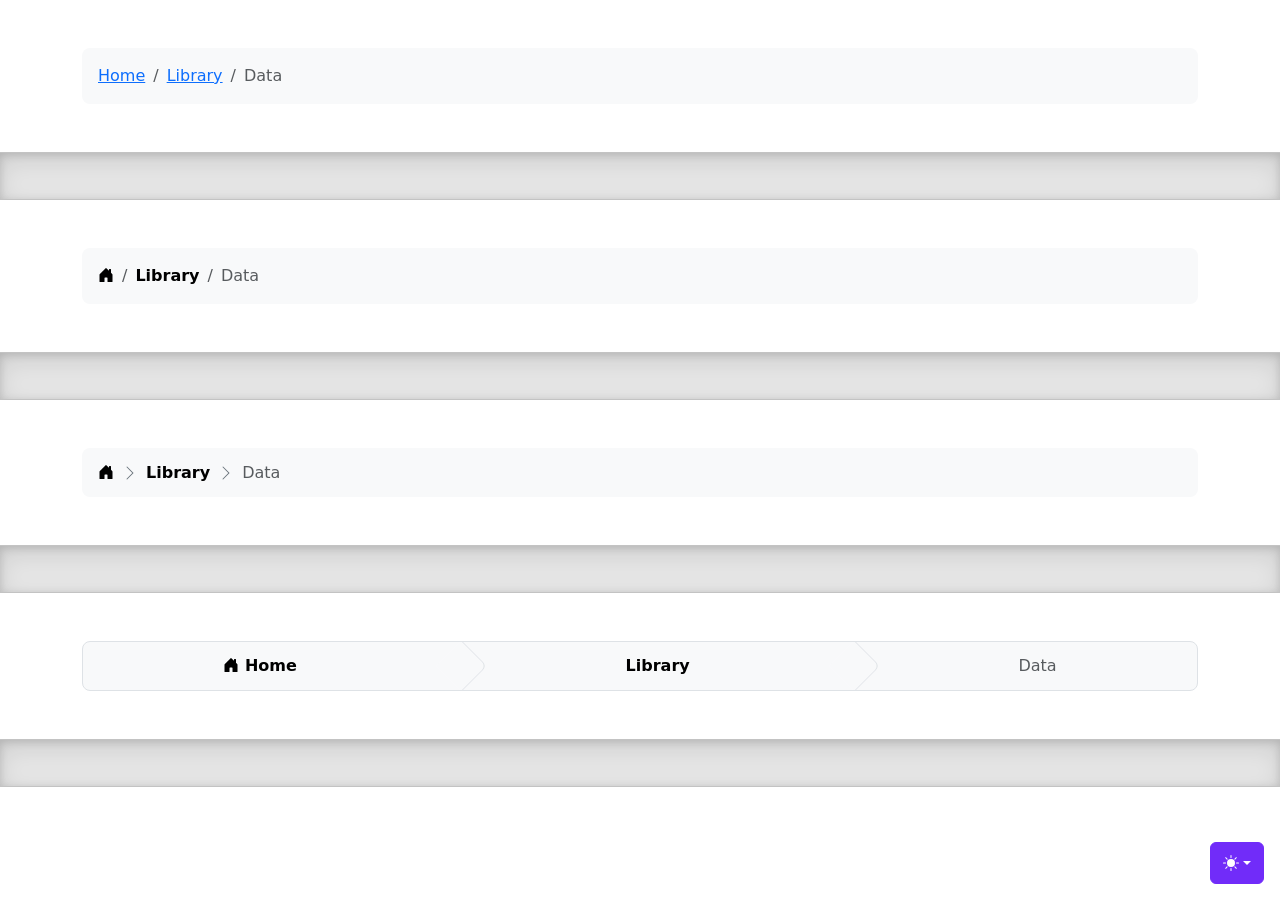
<file: Lesson8(Apple website)/ADMIN/breadcrumbs/index.html>
<!doctype html>
<html lang="en" data-bs-theme="auto">
  <head>
    <meta charset="utf-8" />
    <meta name="viewport" content="width=device-width, initial-scale=1" />
    <meta name="description" content="" />
    <meta
      name="author"
      content="Mark Otto, Jacob Thornton, and Bootstrap contributors"
    />
    <meta name="generator" content="Astro v5.13.2" />
    <title>Breadcrumbs · Bootstrap v5.3</title>
    <link
      rel="canonical"
      href="https://getbootstrap.com/docs/5.3/examples/breadcrumbs/"
    />
    <script src="../assets/js/color-modes.js"></script>
    <link href="../assets/dist/css/bootstrap.min.css" rel="stylesheet" />
    <meta name="theme-color" content="#712cf9" />
    <link href="breadcrumbs.css" rel="stylesheet" />
    <style>
      .bd-placeholder-img {
        font-size: 1.125rem;
        text-anchor: middle;
        -webkit-user-select: none;
        -moz-user-select: none;
        user-select: none;
      }
      @media (min-width: 768px) {
        .bd-placeholder-img-lg {
          font-size: 3.5rem;
        }
      }
      .b-example-divider {
        width: 100%;
        height: 3rem;
        background-color: #0000001a;
        border: solid rgba(0, 0, 0, 0.15);
        border-width: 1px 0;
        box-shadow:
          inset 0 0.5em 1.5em #0000001a,
          inset 0 0.125em 0.5em #00000026;
      }
      .b-example-vr {
        flex-shrink: 0;
        width: 1.5rem;
        height: 100vh;
      }
      .bi {
        vertical-align: -0.125em;
        fill: currentColor;
      }
      .nav-scroller {
        position: relative;
        z-index: 2;
        height: 2.75rem;
        overflow-y: hidden;
      }
      .nav-scroller .nav {
        display: flex;
        flex-wrap: nowrap;
        padding-bottom: 1rem;
        margin-top: -1px;
        overflow-x: auto;
        text-align: center;
        white-space: nowrap;
        -webkit-overflow-scrolling: touch;
      }
      .btn-bd-primary {
        --bd-violet-bg: #712cf9;
        --bd-violet-rgb: 112.520718, 44.062154, 249.437846;
        --bs-btn-font-weight: 600;
        --bs-btn-color: var(--bs-white);
        --bs-btn-bg: var(--bd-violet-bg);
        --bs-btn-border-color: var(--bd-violet-bg);
        --bs-btn-hover-color: var(--bs-white);
        --bs-btn-hover-bg: #6528e0;
        --bs-btn-hover-border-color: #6528e0;
        --bs-btn-focus-shadow-rgb: var(--bd-violet-rgb);
        --bs-btn-active-color: var(--bs-btn-hover-color);
        --bs-btn-active-bg: #5a23c8;
        --bs-btn-active-border-color: #5a23c8;
      }
      .bd-mode-toggle {
        z-index: 1500;
      }
      .bd-mode-toggle .bi {
        width: 1em;
        height: 1em;
      }
      .bd-mode-toggle .dropdown-menu .active .bi {
        display: block !important;
      }
    </style>
  </head>
  <body>
    <svg xmlns="http://www.w3.org/2000/svg" class="d-none">
      <symbol id="check2" viewBox="0 0 16 16">
        <path
          d="M13.854 3.646a.5.5 0 0 1 0 .708l-7 7a.5.5 0 0 1-.708 0l-3.5-3.5a.5.5 0 1 1 .708-.708L6.5 10.293l6.646-6.647a.5.5 0 0 1 .708 0z"
        ></path>
      </symbol>
      <symbol id="circle-half" viewBox="0 0 16 16">
        <path
          d="M8 15A7 7 0 1 0 8 1v14zm0 1A8 8 0 1 1 8 0a8 8 0 0 1 0 16z"
        ></path>
      </symbol>
      <symbol id="moon-stars-fill" viewBox="0 0 16 16">
        <path
          d="M6 .278a.768.768 0 0 1 .08.858 7.208 7.208 0 0 0-.878 3.46c0 4.021 3.278 7.277 7.318 7.277.527 0 1.04-.055 1.533-.16a.787.787 0 0 1 .81.316.733.733 0 0 1-.031.893A8.349 8.349 0 0 1 8.344 16C3.734 16 0 12.286 0 7.71 0 4.266 2.114 1.312 5.124.06A.752.752 0 0 1 6 .278z"
        ></path>
        <path
          d="M10.794 3.148a.217.217 0 0 1 .412 0l.387 1.162c.173.518.579.924 1.097 1.097l1.162.387a.217.217 0 0 1 0 .412l-1.162.387a1.734 1.734 0 0 0-1.097 1.097l-.387 1.162a.217.217 0 0 1-.412 0l-.387-1.162A1.734 1.734 0 0 0 9.31 6.593l-1.162-.387a.217.217 0 0 1 0-.412l1.162-.387a1.734 1.734 0 0 0 1.097-1.097l.387-1.162zM13.863.099a.145.145 0 0 1 .274 0l.258.774c.115.346.386.617.732.732l.774.258a.145.145 0 0 1 0 .274l-.774.258a1.156 1.156 0 0 0-.732.732l-.258.774a.145.145 0 0 1-.274 0l-.258-.774a1.156 1.156 0 0 0-.732-.732l-.774-.258a.145.145 0 0 1 0-.274l.774-.258c.346-.115.617-.386.732-.732L13.863.1z"
        ></path>
      </symbol>
      <symbol id="sun-fill" viewBox="0 0 16 16">
        <path
          d="M8 12a4 4 0 1 0 0-8 4 4 0 0 0 0 8zM8 0a.5.5 0 0 1 .5.5v2a.5.5 0 0 1-1 0v-2A.5.5 0 0 1 8 0zm0 13a.5.5 0 0 1 .5.5v2a.5.5 0 0 1-1 0v-2A.5.5 0 0 1 8 13zm8-5a.5.5 0 0 1-.5.5h-2a.5.5 0 0 1 0-1h2a.5.5 0 0 1 .5.5zM3 8a.5.5 0 0 1-.5.5h-2a.5.5 0 0 1 0-1h2A.5.5 0 0 1 3 8zm10.657-5.657a.5.5 0 0 1 0 .707l-1.414 1.415a.5.5 0 1 1-.707-.708l1.414-1.414a.5.5 0 0 1 .707 0zm-9.193 9.193a.5.5 0 0 1 0 .707L3.05 13.657a.5.5 0 0 1-.707-.707l1.414-1.414a.5.5 0 0 1 .707 0zm9.193 2.121a.5.5 0 0 1-.707 0l-1.414-1.414a.5.5 0 0 1 .707-.707l1.414 1.414a.5.5 0 0 1 0 .707zM4.464 4.465a.5.5 0 0 1-.707 0L2.343 3.05a.5.5 0 1 1 .707-.707l1.414 1.414a.5.5 0 0 1 0 .708z"
        ></path>
      </symbol>
    </svg>
    <div
      class="dropdown position-fixed bottom-0 end-0 mb-3 me-3 bd-mode-toggle"
    >
      <button
        class="btn btn-bd-primary py-2 dropdown-toggle d-flex align-items-center"
        id="bd-theme"
        type="button"
        aria-expanded="false"
        data-bs-toggle="dropdown"
        aria-label="Toggle theme (auto)"
      >
        <svg class="bi my-1 theme-icon-active" aria-hidden="true">
          <use href="#circle-half"></use>
        </svg>
        <span class="visually-hidden" id="bd-theme-text">Toggle theme</span>
      </button>
      <ul
        class="dropdown-menu dropdown-menu-end shadow"
        aria-labelledby="bd-theme-text"
      >
        <li>
          <button
            type="button"
            class="dropdown-item d-flex align-items-center"
            data-bs-theme-value="light"
            aria-pressed="false"
          >
            <svg class="bi me-2 opacity-50" aria-hidden="true">
              <use href="#sun-fill"></use>
            </svg>
            Light
            <svg class="bi ms-auto d-none" aria-hidden="true">
              <use href="#check2"></use>
            </svg>
          </button>
        </li>
        <li>
          <button
            type="button"
            class="dropdown-item d-flex align-items-center"
            data-bs-theme-value="dark"
            aria-pressed="false"
          >
            <svg class="bi me-2 opacity-50" aria-hidden="true">
              <use href="#moon-stars-fill"></use>
            </svg>
            Dark
            <svg class="bi ms-auto d-none" aria-hidden="true">
              <use href="#check2"></use>
            </svg>
          </button>
        </li>
        <li>
          <button
            type="button"
            class="dropdown-item d-flex align-items-center active"
            data-bs-theme-value="auto"
            aria-pressed="true"
          >
            <svg class="bi me-2 opacity-50" aria-hidden="true">
              <use href="#circle-half"></use>
            </svg>
            Auto
            <svg class="bi ms-auto d-none" aria-hidden="true">
              <use href="#check2"></use>
            </svg>
          </button>
        </li>
      </ul>
    </div>
    <svg xmlns="http://www.w3.org/2000/svg" class="d-none">
      <symbol id="house-door-fill" viewBox="0 0 16 16">
        <path
          d="M6.5 14.5v-3.505c0-.245.25-.495.5-.495h2c.25 0 .5.25.5.5v3.5a.5.5 0 0 0 .5.5h4a.5.5 0 0 0 .5-.5v-7a.5.5 0 0 0-.146-.354L13 5.793V2.5a.5.5 0 0 0-.5-.5h-1a.5.5 0 0 0-.5.5v1.293L8.354 1.146a.5.5 0 0 0-.708 0l-6 6A.5.5 0 0 0 1.5 7.5v7a.5.5 0 0 0 .5.5h4a.5.5 0 0 0 .5-.5z"
        ></path>
      </symbol>
    </svg>
    <div class="container my-5">
      <nav aria-label="breadcrumb">
        <ol class="breadcrumb p-3 bg-body-tertiary rounded-3">
          <li class="breadcrumb-item"><a href="#">Home</a></li>
          <li class="breadcrumb-item"><a href="#">Library</a></li>
          <li class="breadcrumb-item active" aria-current="page">Data</li>
        </ol>
      </nav>
    </div>
    <div class="b-example-divider"></div>
    <div class="container my-5">
      <nav aria-label="breadcrumb">
        <ol class="breadcrumb p-3 bg-body-tertiary rounded-3">
          <li class="breadcrumb-item">
            <a class="link-body-emphasis" href="#">
              <svg class="bi" width="16" height="16" aria-hidden="true">
                <use xlink:href="#house-door-fill"></use>
              </svg>
              <span class="visually-hidden">Home</span>
            </a>
          </li>
          <li class="breadcrumb-item">
            <a
              class="link-body-emphasis fw-semibold text-decoration-none"
              href="#"
              >Library</a
            >
          </li>
          <li class="breadcrumb-item active" aria-current="page">Data</li>
        </ol>
      </nav>
    </div>
    <div class="b-example-divider"></div>
    <div class="container my-5">
      <nav aria-label="breadcrumb">
        <ol
          class="breadcrumb breadcrumb-chevron p-3 bg-body-tertiary rounded-3"
        >
          <li class="breadcrumb-item">
            <a class="link-body-emphasis" href="#">
              <svg class="bi" width="16" height="16" aria-hidden="true">
                <use xlink:href="#house-door-fill"></use>
              </svg>
              <span class="visually-hidden">Home</span>
            </a>
          </li>
          <li class="breadcrumb-item">
            <a
              class="link-body-emphasis fw-semibold text-decoration-none"
              href="#"
              >Library</a
            >
          </li>
          <li class="breadcrumb-item active" aria-current="page">Data</li>
        </ol>
      </nav>
    </div>
    <div class="b-example-divider"></div>
    <div class="container my-5">
      <nav aria-label="breadcrumb">
        <ol
          class="breadcrumb breadcrumb-custom overflow-hidden text-center bg-body-tertiary border rounded-3"
        >
          <li class="breadcrumb-item">
            <a
              class="link-body-emphasis fw-semibold text-decoration-none"
              href="#"
            >
              <svg class="bi" width="16" height="16" aria-hidden="true">
                <use xlink:href="#house-door-fill"></use>
              </svg>
              Home
            </a>
          </li>
          <li class="breadcrumb-item">
            <a
              class="link-body-emphasis fw-semibold text-decoration-none"
              href="#"
              >Library</a
            >
          </li>
          <li class="breadcrumb-item active" aria-current="page">Data</li>
        </ol>
      </nav>
    </div>
    <div class="b-example-divider"></div>
    <script
      src="../assets/dist/js/bootstrap.bundle.min.js"
      class="astro-vvvwv3sm"
    ></script>
  </body>
</html>
</file>
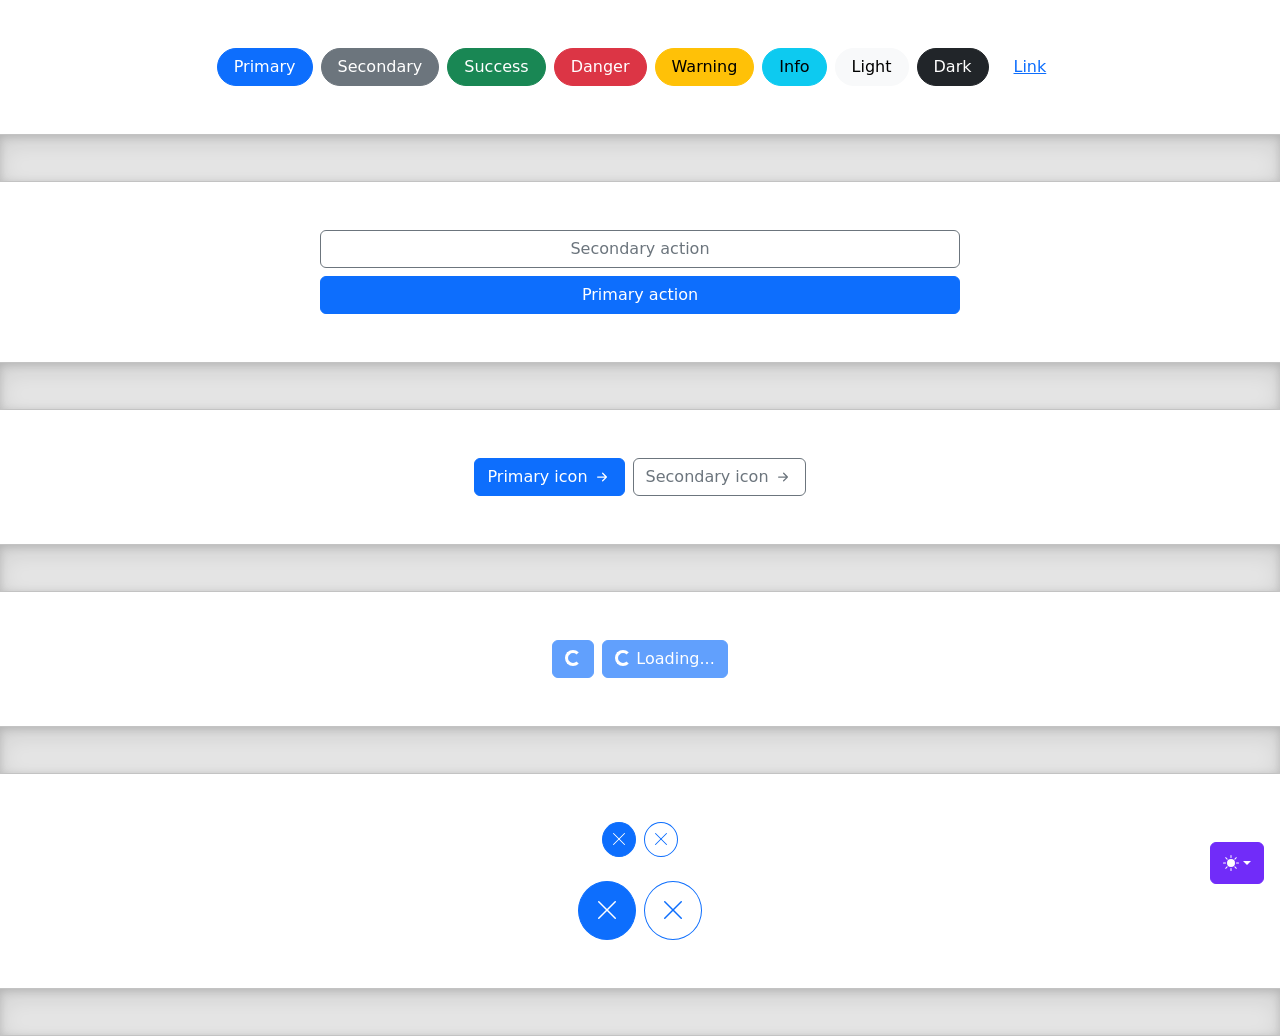
<file: Lesson8(Apple website)/ADMIN/buttons/index.html>
<!doctype html>
<html lang="en" data-bs-theme="auto">
  <head>
    <meta charset="utf-8" />
    <meta name="viewport" content="width=device-width, initial-scale=1" />
    <meta name="description" content="" />
    <meta
      name="author"
      content="Mark Otto, Jacob Thornton, and Bootstrap contributors"
    />
    <meta name="generator" content="Astro v5.13.2" />
    <title>Buttons · Bootstrap v5.3</title>
    <link
      rel="canonical"
      href="https://getbootstrap.com/docs/5.3/examples/buttons/"
    />
    <script src="../assets/js/color-modes.js"></script>
    <link href="../assets/dist/css/bootstrap.min.css" rel="stylesheet" />
    <meta name="theme-color" content="#712cf9" />
    <style>
      .bd-placeholder-img {
        font-size: 1.125rem;
        text-anchor: middle;
        -webkit-user-select: none;
        -moz-user-select: none;
        user-select: none;
      }
      @media (min-width: 768px) {
        .bd-placeholder-img-lg {
          font-size: 3.5rem;
        }
      }
      .b-example-divider {
        width: 100%;
        height: 3rem;
        background-color: #0000001a;
        border: solid rgba(0, 0, 0, 0.15);
        border-width: 1px 0;
        box-shadow:
          inset 0 0.5em 1.5em #0000001a,
          inset 0 0.125em 0.5em #00000026;
      }
      .b-example-vr {
        flex-shrink: 0;
        width: 1.5rem;
        height: 100vh;
      }
      .bi {
        vertical-align: -0.125em;
        fill: currentColor;
      }
      .nav-scroller {
        position: relative;
        z-index: 2;
        height: 2.75rem;
        overflow-y: hidden;
      }
      .nav-scroller .nav {
        display: flex;
        flex-wrap: nowrap;
        padding-bottom: 1rem;
        margin-top: -1px;
        overflow-x: auto;
        text-align: center;
        white-space: nowrap;
        -webkit-overflow-scrolling: touch;
      }
      .btn-bd-primary {
        --bd-violet-bg: #712cf9;
        --bd-violet-rgb: 112.520718, 44.062154, 249.437846;
        --bs-btn-font-weight: 600;
        --bs-btn-color: var(--bs-white);
        --bs-btn-bg: var(--bd-violet-bg);
        --bs-btn-border-color: var(--bd-violet-bg);
        --bs-btn-hover-color: var(--bs-white);
        --bs-btn-hover-bg: #6528e0;
        --bs-btn-hover-border-color: #6528e0;
        --bs-btn-focus-shadow-rgb: var(--bd-violet-rgb);
        --bs-btn-active-color: var(--bs-btn-hover-color);
        --bs-btn-active-bg: #5a23c8;
        --bs-btn-active-border-color: #5a23c8;
      }
      .bd-mode-toggle {
        z-index: 1500;
      }
      .bd-mode-toggle .bi {
        width: 1em;
        height: 1em;
      }
      .bd-mode-toggle .dropdown-menu .active .bi {
        display: block !important;
      }
    </style>
  </head>
  <body>
    <svg xmlns="http://www.w3.org/2000/svg" class="d-none">
      <symbol id="check2" viewBox="0 0 16 16">
        <path
          d="M13.854 3.646a.5.5 0 0 1 0 .708l-7 7a.5.5 0 0 1-.708 0l-3.5-3.5a.5.5 0 1 1 .708-.708L6.5 10.293l6.646-6.647a.5.5 0 0 1 .708 0z"
        ></path>
      </symbol>
      <symbol id="circle-half" viewBox="0 0 16 16">
        <path
          d="M8 15A7 7 0 1 0 8 1v14zm0 1A8 8 0 1 1 8 0a8 8 0 0 1 0 16z"
        ></path>
      </symbol>
      <symbol id="moon-stars-fill" viewBox="0 0 16 16">
        <path
          d="M6 .278a.768.768 0 0 1 .08.858 7.208 7.208 0 0 0-.878 3.46c0 4.021 3.278 7.277 7.318 7.277.527 0 1.04-.055 1.533-.16a.787.787 0 0 1 .81.316.733.733 0 0 1-.031.893A8.349 8.349 0 0 1 8.344 16C3.734 16 0 12.286 0 7.71 0 4.266 2.114 1.312 5.124.06A.752.752 0 0 1 6 .278z"
        ></path>
        <path
          d="M10.794 3.148a.217.217 0 0 1 .412 0l.387 1.162c.173.518.579.924 1.097 1.097l1.162.387a.217.217 0 0 1 0 .412l-1.162.387a1.734 1.734 0 0 0-1.097 1.097l-.387 1.162a.217.217 0 0 1-.412 0l-.387-1.162A1.734 1.734 0 0 0 9.31 6.593l-1.162-.387a.217.217 0 0 1 0-.412l1.162-.387a1.734 1.734 0 0 0 1.097-1.097l.387-1.162zM13.863.099a.145.145 0 0 1 .274 0l.258.774c.115.346.386.617.732.732l.774.258a.145.145 0 0 1 0 .274l-.774.258a1.156 1.156 0 0 0-.732.732l-.258.774a.145.145 0 0 1-.274 0l-.258-.774a1.156 1.156 0 0 0-.732-.732l-.774-.258a.145.145 0 0 1 0-.274l.774-.258c.346-.115.617-.386.732-.732L13.863.1z"
        ></path>
      </symbol>
      <symbol id="sun-fill" viewBox="0 0 16 16">
        <path
          d="M8 12a4 4 0 1 0 0-8 4 4 0 0 0 0 8zM8 0a.5.5 0 0 1 .5.5v2a.5.5 0 0 1-1 0v-2A.5.5 0 0 1 8 0zm0 13a.5.5 0 0 1 .5.5v2a.5.5 0 0 1-1 0v-2A.5.5 0 0 1 8 13zm8-5a.5.5 0 0 1-.5.5h-2a.5.5 0 0 1 0-1h2a.5.5 0 0 1 .5.5zM3 8a.5.5 0 0 1-.5.5h-2a.5.5 0 0 1 0-1h2A.5.5 0 0 1 3 8zm10.657-5.657a.5.5 0 0 1 0 .707l-1.414 1.415a.5.5 0 1 1-.707-.708l1.414-1.414a.5.5 0 0 1 .707 0zm-9.193 9.193a.5.5 0 0 1 0 .707L3.05 13.657a.5.5 0 0 1-.707-.707l1.414-1.414a.5.5 0 0 1 .707 0zm9.193 2.121a.5.5 0 0 1-.707 0l-1.414-1.414a.5.5 0 0 1 .707-.707l1.414 1.414a.5.5 0 0 1 0 .707zM4.464 4.465a.5.5 0 0 1-.707 0L2.343 3.05a.5.5 0 1 1 .707-.707l1.414 1.414a.5.5 0 0 1 0 .708z"
        ></path>
      </symbol>
    </svg>
    <div
      class="dropdown position-fixed bottom-0 end-0 mb-3 me-3 bd-mode-toggle"
    >
      <button
        class="btn btn-bd-primary py-2 dropdown-toggle d-flex align-items-center"
        id="bd-theme"
        type="button"
        aria-expanded="false"
        data-bs-toggle="dropdown"
        aria-label="Toggle theme (auto)"
      >
        <svg class="bi my-1 theme-icon-active" aria-hidden="true">
          <use href="#circle-half"></use>
        </svg>
        <span class="visually-hidden" id="bd-theme-text">Toggle theme</span>
      </button>
      <ul
        class="dropdown-menu dropdown-menu-end shadow"
        aria-labelledby="bd-theme-text"
      >
        <li>
          <button
            type="button"
            class="dropdown-item d-flex align-items-center"
            data-bs-theme-value="light"
            aria-pressed="false"
          >
            <svg class="bi me-2 opacity-50" aria-hidden="true">
              <use href="#sun-fill"></use>
            </svg>
            Light
            <svg class="bi ms-auto d-none" aria-hidden="true">
              <use href="#check2"></use>
            </svg>
          </button>
        </li>
        <li>
          <button
            type="button"
            class="dropdown-item d-flex align-items-center"
            data-bs-theme-value="dark"
            aria-pressed="false"
          >
            <svg class="bi me-2 opacity-50" aria-hidden="true">
              <use href="#moon-stars-fill"></use>
            </svg>
            Dark
            <svg class="bi ms-auto d-none" aria-hidden="true">
              <use href="#check2"></use>
            </svg>
          </button>
        </li>
        <li>
          <button
            type="button"
            class="dropdown-item d-flex align-items-center active"
            data-bs-theme-value="auto"
            aria-pressed="true"
          >
            <svg class="bi me-2 opacity-50" aria-hidden="true">
              <use href="#circle-half"></use>
            </svg>
            Auto
            <svg class="bi ms-auto d-none" aria-hidden="true">
              <use href="#check2"></use>
            </svg>
          </button>
        </li>
      </ul>
    </div>
    <svg xmlns="http://www.w3.org/2000/svg" class="d-none">
      <symbol id="arrow-right-short" viewBox="0 0 16 16">
        <path
          fill-rule="evenodd"
          d="M4 8a.5.5 0 0 1 .5-.5h5.793L8.146 5.354a.5.5 0 1 1 .708-.708l3 3a.5.5 0 0 1 0 .708l-3 3a.5.5 0 0 1-.708-.708L10.293 8.5H4.5A.5.5 0 0 1 4 8z"
        ></path>
      </symbol>
      <symbol id="x-lg" viewBox="0 0 16 16">
        <path
          fill-rule="evenodd"
          d="M13.854 2.146a.5.5 0 0 1 0 .708l-11 11a.5.5 0 0 1-.708-.708l11-11a.5.5 0 0 1 .708 0Z"
        ></path>
        <path
          fill-rule="evenodd"
          d="M2.146 2.146a.5.5 0 0 0 0 .708l11 11a.5.5 0 0 0 .708-.708l-11-11a.5.5 0 0 0-.708 0Z"
        ></path>
      </symbol>
    </svg>
    <div class="d-flex gap-2 justify-content-center py-5">
      <button class="btn btn-primary rounded-pill px-3" type="button">
        Primary
      </button>
      <button class="btn btn-secondary rounded-pill px-3" type="button">
        Secondary
      </button>
      <button class="btn btn-success rounded-pill px-3" type="button">
        Success
      </button>
      <button class="btn btn-danger rounded-pill px-3" type="button">
        Danger
      </button>
      <button class="btn btn-warning rounded-pill px-3" type="button">
        Warning
      </button>
      <button class="btn btn-info rounded-pill px-3" type="button">Info</button>
      <button class="btn btn-light rounded-pill px-3" type="button">
        Light
      </button>
      <button class="btn btn-dark rounded-pill px-3" type="button">Dark</button>
      <button class="btn btn-link rounded-pill px-3" type="button">Link</button>
    </div>
    <div class="b-example-divider"></div>
    <div class="col-lg-6 col-xxl-4 my-5 mx-auto">
      <div class="d-grid gap-2">
        <button class="btn btn-outline-secondary" type="button">
          Secondary action
        </button>
        <button class="btn btn-primary" type="button">Primary action</button>
      </div>
    </div>
    <div class="b-example-divider"></div>
    <div class="d-flex gap-2 justify-content-center py-5">
      <button
        class="btn btn-primary d-inline-flex align-items-center"
        type="button"
      >
        Primary icon
        <svg class="bi ms-1" width="20" height="20" aria-hidden="true">
          <use xlink:href="#arrow-right-short"></use>
        </svg>
      </button>
      <button
        class="btn btn-outline-secondary d-inline-flex align-items-center"
        type="button"
      >
        Secondary icon
        <svg class="bi ms-1" width="20" height="20" aria-hidden="true">
          <use xlink:href="#arrow-right-short"></use>
        </svg>
      </button>
    </div>
    <div class="b-example-divider"></div>
    <div class="d-flex gap-2 justify-content-center py-5">
      <button class="btn btn-primary" type="button" disabled>
        <span
          class="spinner-border spinner-border-sm"
          aria-hidden="true"
        ></span>
        <span class="visually-hidden" role="status">Loading...</span>
      </button>
      <button class="btn btn-primary" type="button" disabled>
        <span
          class="spinner-border spinner-border-sm"
          aria-hidden="true"
        ></span>
        <span role="status">Loading...</span>
      </button>
    </div>
    <div class="b-example-divider"></div>
    <div class="d-flex gap-2 justify-content-center pt-5 pb-4">
      <button class="btn btn-primary rounded-circle p-2 lh-1" type="button">
        <svg class="bi" width="16" height="16" aria-hidden="true">
          <use xlink:href="#x-lg"></use>
        </svg>
        <span class="visually-hidden">Dismiss</span>
      </button>
      <button
        class="btn btn-outline-primary rounded-circle p-2 lh-1"
        type="button"
      >
        <svg class="bi" width="16" height="16" aria-hidden="true">
          <use xlink:href="#x-lg"></use>
        </svg>
        <span class="visually-hidden">Dismiss</span>
      </button>
    </div>
    <div class="d-flex gap-2 justify-content-center pb-5">
      <button class="btn btn-primary rounded-circle p-3 lh-1" type="button">
        <svg class="bi" width="24" height="24" aria-hidden="true">
          <use xlink:href="#x-lg"></use>
        </svg>
        <span class="visually-hidden">Dismiss</span>
      </button>
      <button
        class="btn btn-outline-primary rounded-circle p-3 lh-1"
        type="button"
      >
        <svg class="bi" width="24" height="24" aria-hidden="true">
          <use xlink:href="#x-lg"></use>
        </svg>
        <span class="visually-hidden">Dismiss</span>
      </button>
    </div>
    <div class="b-example-divider"></div>
    <script
      src="../assets/dist/js/bootstrap.bundle.min.js"
      class="astro-vvvwv3sm"
    ></script>
  </body>
</html>
</file>
<file: Lesson4/styles.css>
p {
  color: red;
  text-align: center;
  font-size: xx-large;
}
h1 {
  background-color: blue;
}
img {
  width: 300px;
  height: 300px;
  border-radius: 360px;
  object-fit: cover;
  border-style: dotted;
  border-width: 100px;
  border-color: green;
  text-align: center;
}
body {
  display: flex;
  justify-content: flex-end;
}
</file>
<file: Lesson5(CSS)/styles.css>
.top-container {
  border: 2px solid black;
  height: 80px;
  width: 80px;
  text-align: center;
  background-color: deeppink;
  padding-bottom: 0px;
  padding-top: 20px;
  padding-left: 20px;
  padding-right: 20px;
  font-family: Impact, Haettenschweiler, "Arial Narrow Bold", sans-serif;
  display: flex;
  order: -1;
}
.middle-container {
  text-align: center;
  border: 2px solid black;
  height: 80px;
  width: 80px;
  background-color: cornflowerblue;
  padding-bottom: 0px;
  padding-top: 20px;
  padding-left: 20px;
  padding-right: 20px;
  font-family: Impact, Haettenschweiler, "Arial Narrow Bold", sans-serif;
}
.bottom-container {
  border: 2px solid black;
  height: 80px;
  width: 80px;

  text-align: center;
  background-color: chartreuse;
  padding-bottom: 0px;
  padding-top: 20px;
  padding-left: 20px;
  padding-right: 20px;
  font-family: Impact, Haettenschweiler, "Arial Narrow Bold", sans-serif;
}
body {
  display: flex;
  flex-direction: column-reverse;
  align-items: center;
  width: 500px;
  height: 500px;
}
</file>
<file: Lesson7(Bootstrap)/styles.css>
.col {
  color: green;
  border-radius: 100px;
  border-style: dashed;
}
</file>
<file: Lesson8(Apple website)/ADMIN/blog/blog.rtl.css>
/* stylelint-disable @stylistic/selector-list-comma-newline-after */

.blog-header-logo {
  font-family: Amiri, Georgia, "Times New Roman", serif;
  font-size: 2.25rem;
}

.blog-header-logo:hover {
  text-decoration: none;
}

h1, h2, h3, h4, h5, h6 {
  font-family: Amiri, Georgia, "Times New Roman", serif;
}

.flex-auto {
  flex: 0 0 auto;
}

.h-250 { height: 250px; }
@media (min-width: 768px) {
  .h-md-250 { height: 250px; }
}

/* Pagination */
.blog-pagination {
  margin-bottom: 4rem;
}

/*
 * Blog posts
 */
.blog-post {
  margin-bottom: 4rem;
}
.blog-post-meta {
  margin-bottom: 1.25rem;
  color: #727272;
}
</file>
<file: Lesson8(Apple website)/ADMIN/blog/blog.css>
/* stylelint-disable @stylistic/selector-list-comma-newline-after */

.blog-header-logo {
  font-family: "Playfair Display", Georgia, "Times New Roman", serif/*rtl:Amiri, Georgia, "Times New Roman", serif*/;
  font-size: 2.25rem;
}

.blog-header-logo:hover {
  text-decoration: none;
}

h1, h2, h3, h4, h5, h6 {
  font-family: "Playfair Display", Georgia, "Times New Roman", serif/*rtl:Amiri, Georgia, "Times New Roman", serif*/;
}

.flex-auto {
  flex: 0 0 auto;
}

.h-250 { height: 250px; }
@media (min-width: 768px) {
  .h-md-250 { height: 250px; }
}

/* Pagination */
.blog-pagination {
  margin-bottom: 4rem;
}

/*
 * Blog posts
 */
.blog-post {
  margin-bottom: 4rem;
}
.blog-post-meta {
  margin-bottom: 1.25rem;
  color: #727272;
}
</file>
<file: Lesson8(Apple website)/ADMIN/breadcrumbs/breadcrumbs.css>
.breadcrumb-chevron {
  --bs-breadcrumb-divider: url("data:image/svg+xml,%3Csvg xmlns='http://www.w3.org/2000/svg' width='16' height='16' fill='%236c757d'%3E%3Cpath fill-rule='evenodd' d='M4.646 1.646a.5.5 0 0 1 .708 0l6 6a.5.5 0 0 1 0 .708l-6 6a.5.5 0 0 1-.708-.708L10.293 8 4.646 2.354a.5.5 0 0 1 0-.708z'/%3E%3C/svg%3E");
  gap: .5rem;
}
.breadcrumb-chevron .breadcrumb-item {
  display: flex;
  gap: inherit;
  align-items: center;
  padding-left: 0;
  line-height: 1;
}
.breadcrumb-chevron .breadcrumb-item::before {
  gap: inherit;
  float: none;
  width: 1rem;
  height: 1rem;
}

.breadcrumb-custom .breadcrumb-item {
  position: relative;
  flex-grow: 1;
  padding: .75rem 3rem;
}
.breadcrumb-custom .breadcrumb-item::before {
  display: none;
}
.breadcrumb-custom .breadcrumb-item::after {
  position: absolute;
  top: 50%;
  right: -25px;
  z-index: 1;
  display: inline-block;
  width: 50px;
  height: 50px;
  margin-top: -25px;
  content: "";
  background-color: var(--bs-tertiary-bg);
  border-top-right-radius: .5rem;
  box-shadow: 1px -1px var(--bs-border-color);
  transform: scale(.707) rotate(45deg);
}
.breadcrumb-custom .breadcrumb-item:first-child {
  padding-left: 1.5rem;
}
.breadcrumb-custom .breadcrumb-item:last-child {
  padding-right: 1.5rem;
}
.breadcrumb-custom .breadcrumb-item:last-child::after {
  display: none;
}
</file>
